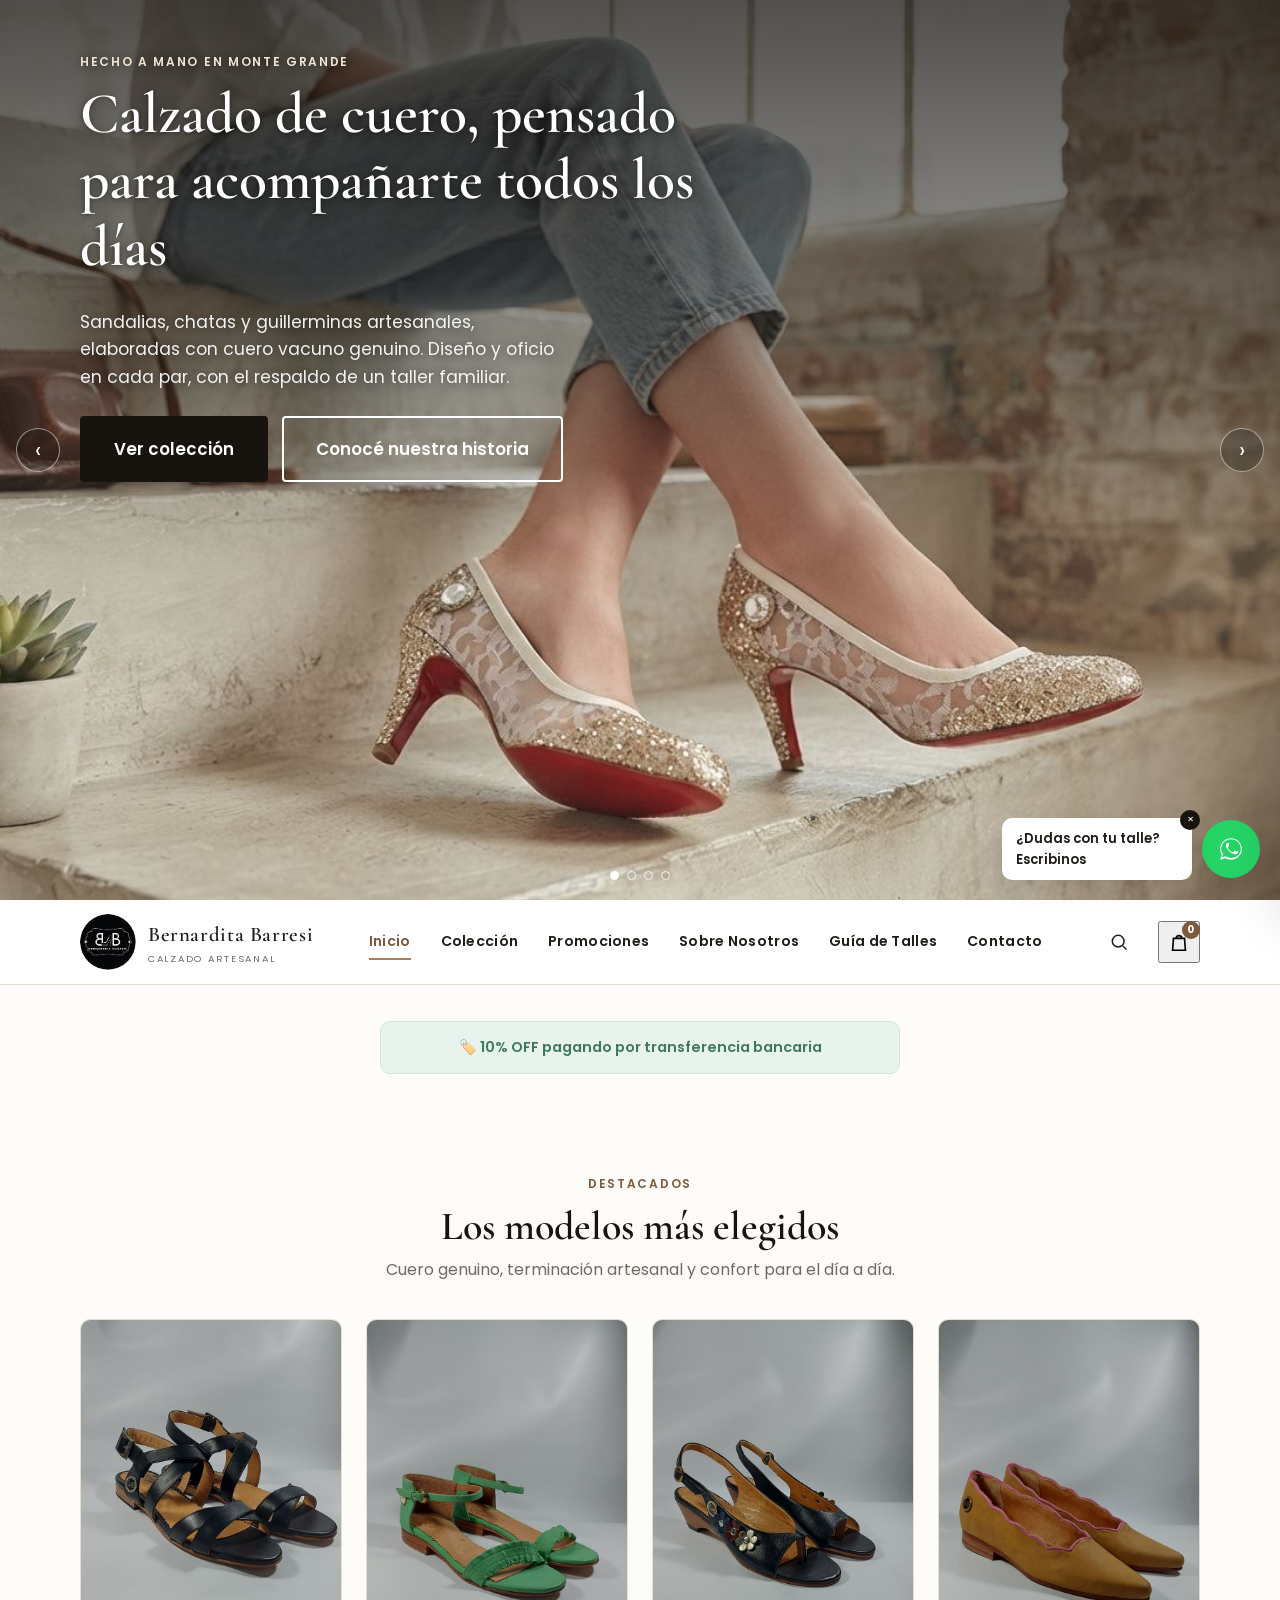
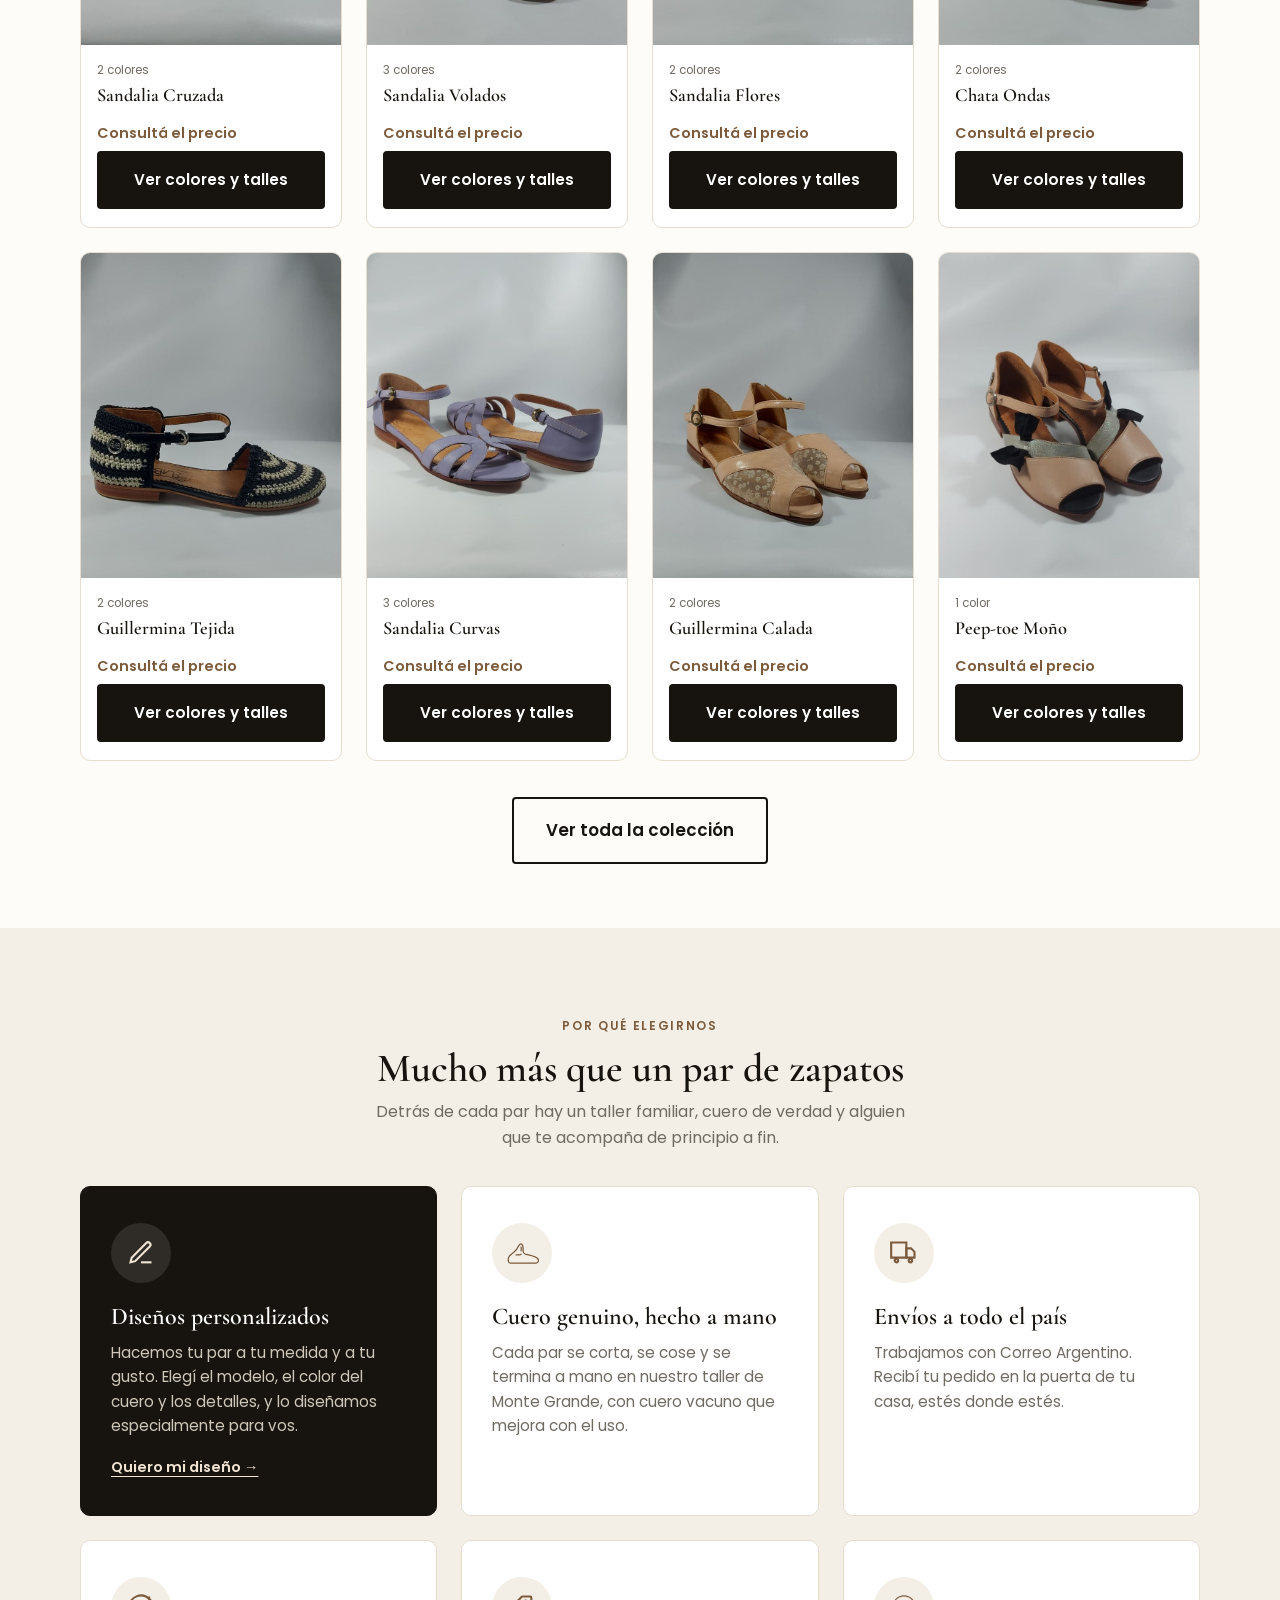
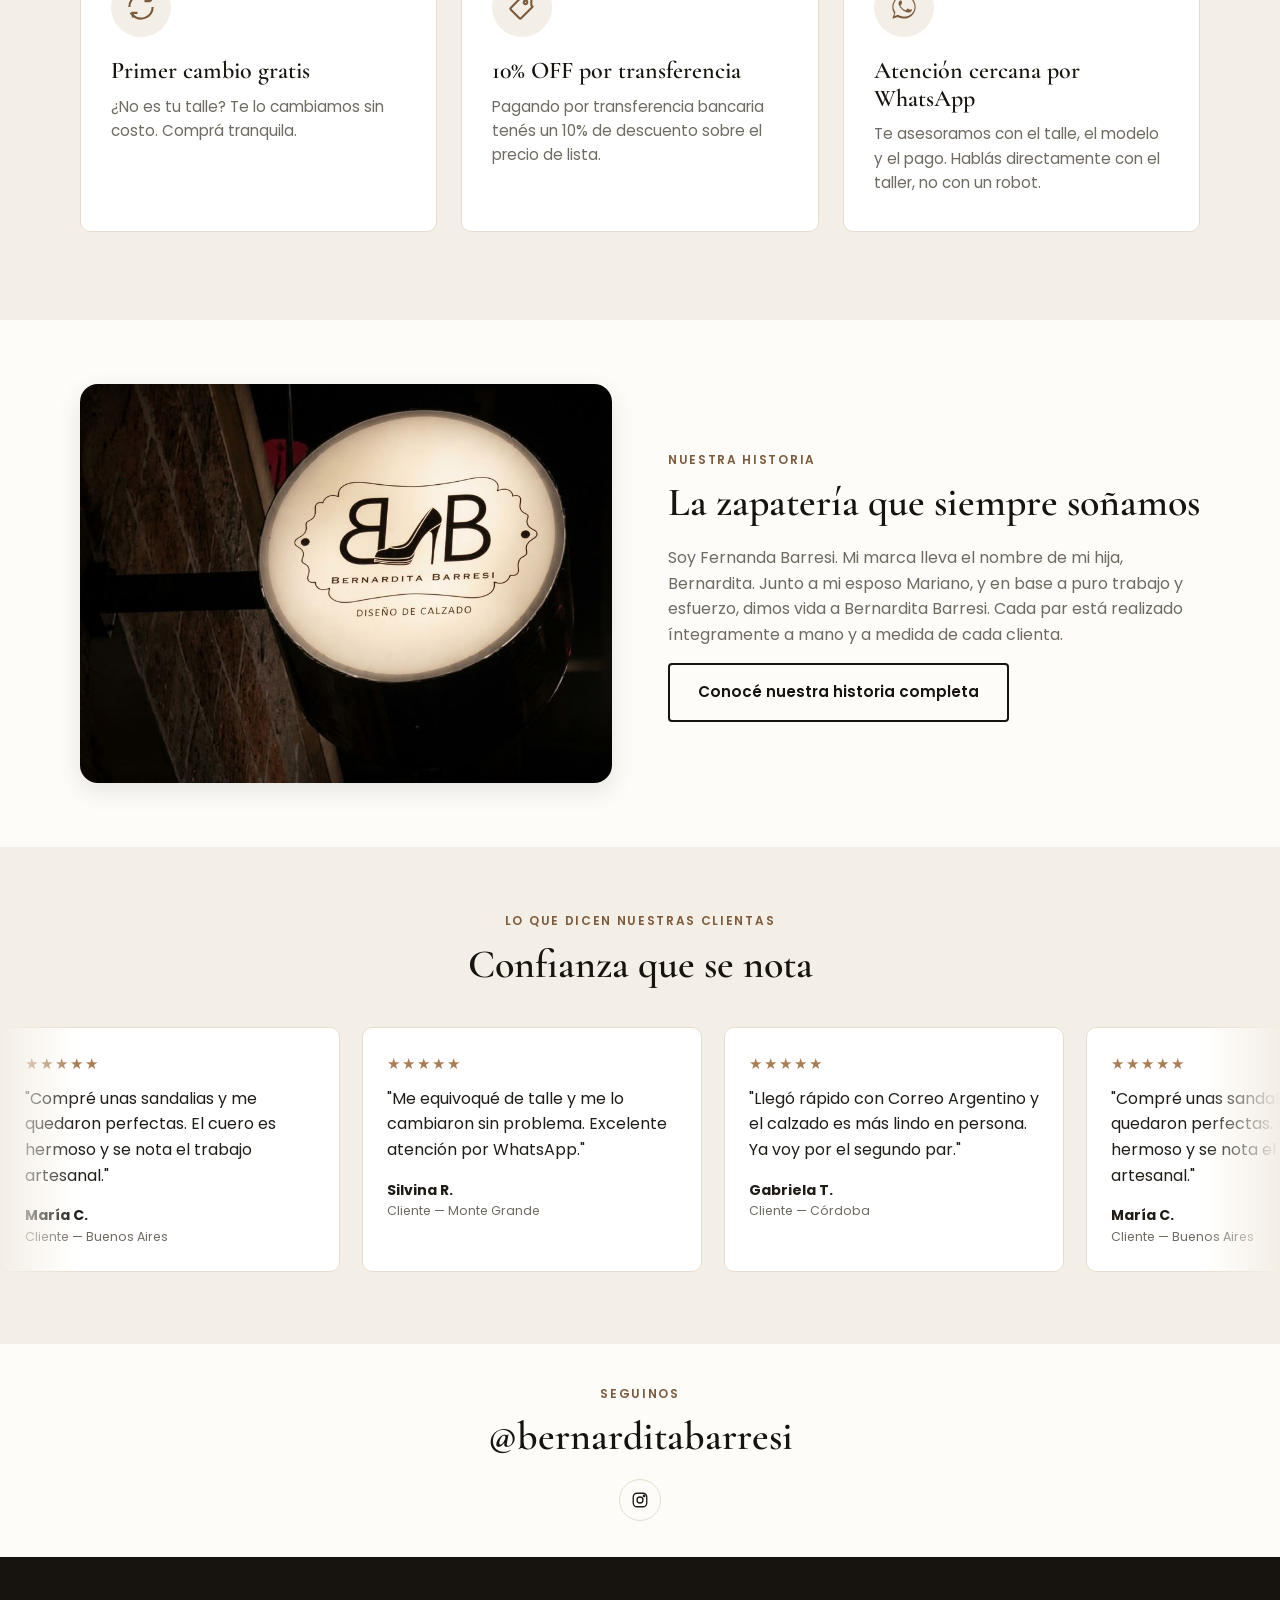
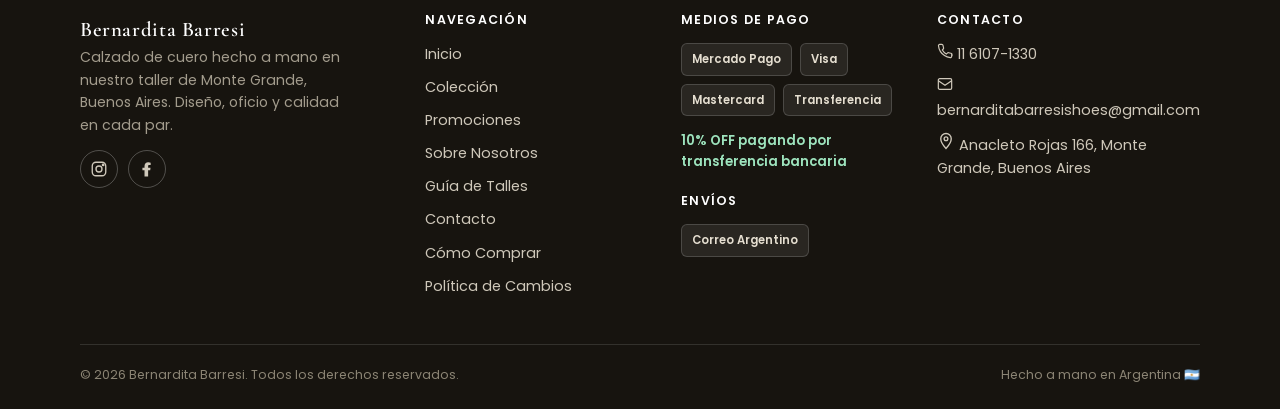
<file: index.html>
<!DOCTYPE html>
<html lang="es-AR">
<head>
<meta charset="UTF-8">
<meta name="viewport" content="width=device-width, initial-scale=1.0">
<title>Bernardita Barresi — Calzado artesanal de cuero hecho a mano</title>
<meta name="description" content="Sandalias, chatas y guillerminas de cuero genuino, hechas a mano en nuestro taller de Monte Grande. Envíos a todo el país y primer cambio gratis.">
<meta property="og:title" content="Bernardita Barresi — Calzado artesanal">
<meta property="og:description" content="Calzado de cuero hecho a mano en Monte Grande, Buenos Aires. Envíos a todo el país.">
<meta property="og:type" content="website">
<link rel="preconnect" href="https://fonts.googleapis.com">
<link href="https://fonts.googleapis.com/css2?family=Cormorant+Garamond:wght@500;600;700&family=Poppins:wght@400;500;600;700&display=swap" rel="stylesheet">
<link rel="stylesheet" href="assets/css/style.css">
</head>
<body>

<section class="hero-slider" id="hero-slider" aria-label="Presentación de la colección">
  <div class="hero-slider-track"></div>
  <div class="hero-overlay"></div>
  <div class="hero-content">
    <div class="container">
      <span class="eyebrow eyebrow-light">Hecho a mano en Monte Grande</span>
      <h1>Calzado de cuero, pensado para acompañarte todos los días</h1>
      <p>Sandalias, chatas y guillerminas artesanales, elaboradas con cuero vacuno genuino. Diseño y oficio en cada par, con el respaldo de un taller familiar.</p>
      <div class="hero-cta">
        <a href="coleccion.html" class="btn btn-primary btn-lg">Ver colección</a>
        <a href="sobre-nosotros.html" class="btn btn-outline-light btn-lg">Conocé nuestra historia</a>
      </div>
    </div>
  </div>
  <button class="hero-arrow hero-arrow-prev" aria-label="Foto anterior">‹</button>
  <button class="hero-arrow hero-arrow-next" aria-label="Foto siguiente">›</button>
  <div class="hero-dots" id="hero-dots"></div>
</section>

<div id="site-header"></div>

<main>

  <section class="section-tight">
    <div class="container">
      <div class="transfer-banner" style="max-width:520px;margin:0 auto;justify-content:center;">
        <span>🏷️ 10% OFF pagando por transferencia bancaria</span>
      </div>
    </div>
  </section>

  <section class="section">
    <div class="container">
      <span class="eyebrow" style="display:block;text-align:center;">Destacados</span>
      <h2 class="section-title" style="text-align:center;">Los modelos más elegidos</h2>
      <p class="section-subtitle">Cuero genuino, terminación artesanal y confort para el día a día.</p>
      <div class="product-grid" id="home-products"></div>
      <div style="text-align:center;margin-top:36px;">
        <a href="coleccion.html" class="btn btn-secondary btn-lg">Ver toda la colección</a>
      </div>
    </div>
  </section>

  <section class="section benefits" aria-labelledby="benefits-title">
    <div class="container">
      <span class="eyebrow" style="display:block;text-align:center;">Por qué elegirnos</span>
      <h2 class="section-title" id="benefits-title">Mucho más que un par de zapatos</h2>
      <p class="section-subtitle">Detrás de cada par hay un taller familiar, cuero de verdad y alguien que te acompaña de principio a fin.</p>
      <div class="benefits-grid">
        <div class="benefit-card benefit-card-featured">
          <span class="benefit-icon" data-icon="pen"></span>
          <h3>Diseños personalizados</h3>
          <p>Hacemos tu par a tu medida y a tu gusto. Elegí el modelo, el color del cuero y los detalles, y lo diseñamos especialmente para vos.</p>
          <a href="contacto.html" class="benefit-link">Quiero mi diseño →</a>
        </div>
        <div class="benefit-card">
          <span class="benefit-icon" data-icon="shoe"></span>
          <h3>Cuero genuino, hecho a mano</h3>
          <p>Cada par se corta, se cose y se termina a mano en nuestro taller de Monte Grande, con cuero vacuno que mejora con el uso.</p>
        </div>
        <div class="benefit-card">
          <span class="benefit-icon" data-icon="truck"></span>
          <h3>Envíos a todo el país</h3>
          <p>Trabajamos con Correo Argentino. Recibí tu pedido en la puerta de tu casa, estés donde estés.</p>
        </div>
        <div class="benefit-card">
          <span class="benefit-icon" data-icon="refresh"></span>
          <h3>Primer cambio gratis</h3>
          <p>¿No es tu talle? Te lo cambiamos sin costo. Comprá tranquila.</p>
        </div>
        <div class="benefit-card">
          <span class="benefit-icon" data-icon="tag"></span>
          <h3>10% OFF por transferencia</h3>
          <p>Pagando por transferencia bancaria tenés un 10% de descuento sobre el precio de lista.</p>
        </div>
        <div class="benefit-card">
          <span class="benefit-icon" data-icon="whatsapp"></span>
          <h3>Atención cercana por WhatsApp</h3>
          <p>Te asesoramos con el talle, el modelo y el pago. Hablás directamente con el taller, no con un robot.</p>
        </div>
      </div>
    </div>
  </section>

  <section class="section">
    <div class="container">
      <div class="split">
        <div class="split-media">
          <img class="split-photo" src="images/nosotros/cartel-local.jpg" alt="Cartel iluminado de Bernardita Barresi, diseño de calzado" width="880" height="1194" loading="lazy">
        </div>
        <div>
          <span class="eyebrow">Nuestra historia</span>
          <h2>La zapatería que siempre soñamos</h2>
          <p style="color:var(--color-text-muted);">
            Soy Fernanda Barresi. Mi marca lleva el nombre de mi hija, Bernardita. Junto a mi esposo Mariano, y en base a puro trabajo y esfuerzo, dimos vida a Bernardita Barresi. Cada par está realizado íntegramente a mano y a medida de cada clienta.
          </p>
          <a href="sobre-nosotros.html" class="btn btn-secondary">Conocé nuestra historia completa</a>
        </div>
      </div>
    </div>
  </section>

  <section class="section" style="background:var(--color-bg-alt);">
    <div class="container">
      <span class="eyebrow" style="display:block;text-align:center;">Lo que dicen nuestras clientas</span>
      <h2 class="section-title" style="text-align:center;">Confianza que se nota</h2>
      <p class="section-subtitle"><!-- TODO: reemplazar por reseñas reales de clientas --></p>
    </div>
    <div class="testimonial-marquee" aria-label="Reseñas de clientas">
      <div class="testimonial-track" id="testimonial-track"></div>
    </div>
  </section>

  <section class="section-tight">
    <div class="container" style="text-align:center;">
      <span class="eyebrow">Seguinos</span>
      <h2 style="margin-bottom:20px;"><a href="https://www.instagram.com/bernarditabarresi/" target="_blank" rel="noopener">@bernarditabarresi</a></h2>
      <div style="display:flex;justify-content:center;gap:14px;">
        <a href="https://www.instagram.com/bernarditabarresi/" target="_blank" rel="noopener" aria-label="Instagram de Bernardita Barresi" class="icon-btn social-ig" style="border:1px solid var(--color-border);border-radius:50%;"></a>
      </div>
    </div>
  </section>

</main>

<div id="wa-float" class="wa-float"></div>
<div id="site-footer"></div>

<script src="assets/js/products.js"></script>
<script src="assets/js/pixel.js"></script>
<script src="assets/js/ui.js"></script>
<script src="assets/js/cart.js"></script>
<script src="assets/js/layout.js"></script>
<script src="assets/js/hero.js"></script>
<script>
  renderHeader("inicio");
  renderFooter();
  initHeroSlider();

  document.querySelectorAll(".benefit-icon[data-icon]").forEach((el) => {
    el.innerHTML = ICONS[el.dataset.icon] || "";
  });
  document.querySelector(".social-ig").innerHTML = ICONS.instagram;

  /* Reseñas: para sumar una, agregá un objeto a esta lista (rating de 1 a 5).
     TODO: reemplazar por reseñas reales de clientas. */
  const TESTIMONIALS = [
    { rating: 5, text: "Compré unas sandalias y me quedaron perfectas. El cuero es hermoso y se nota el trabajo artesanal.", name: "María C.", place: "Buenos Aires" },
    { rating: 5, text: "Me equivoqué de talle y me lo cambiaron sin problema. Excelente atención por WhatsApp.", name: "Silvina R.", place: "Monte Grande" },
    { rating: 5, text: "Llegó rápido con Correo Argentino y el calzado es más lindo en persona. Ya voy por el segundo par.", name: "Gabriela T.", place: "Córdoba" },
  ];
  const track = document.getElementById("testimonial-track");
  const cards = TESTIMONIALS.map((t) => `
    <div class="testimonial-card">
      <div class="stars" aria-label="${t.rating} de 5 estrellas">${"★".repeat(t.rating)}<span class="stars-off">${"★".repeat(5 - t.rating)}</span></div>
      <p>"${t.text}"</p>
      <div class="testimonial-name">${t.name}</div>
      <div class="testimonial-role">Cliente — ${t.place}</div>
    </div>`).join("");
  // La tira se repite hasta cubrir pantallas anchas y después se duplica,
  // así el movimiento es un loop continuo sin huecos.
  const set = cards.repeat(Math.max(1, Math.ceil(6 / TESTIMONIALS.length)));
  track.innerHTML = cards + set.slice(cards.length).replace(/class="testimonial-card"/g, 'class="testimonial-card" aria-hidden="true"')
    + set.replace(/class="testimonial-card"/g, 'class="testimonial-card" aria-hidden="true"');

  const homeGrid = document.getElementById("home-products");
  homeGrid.innerHTML = PRODUCTS.slice(0, 8).map(productCardHTML).join("");
</script>
</body>
</html>
</file>
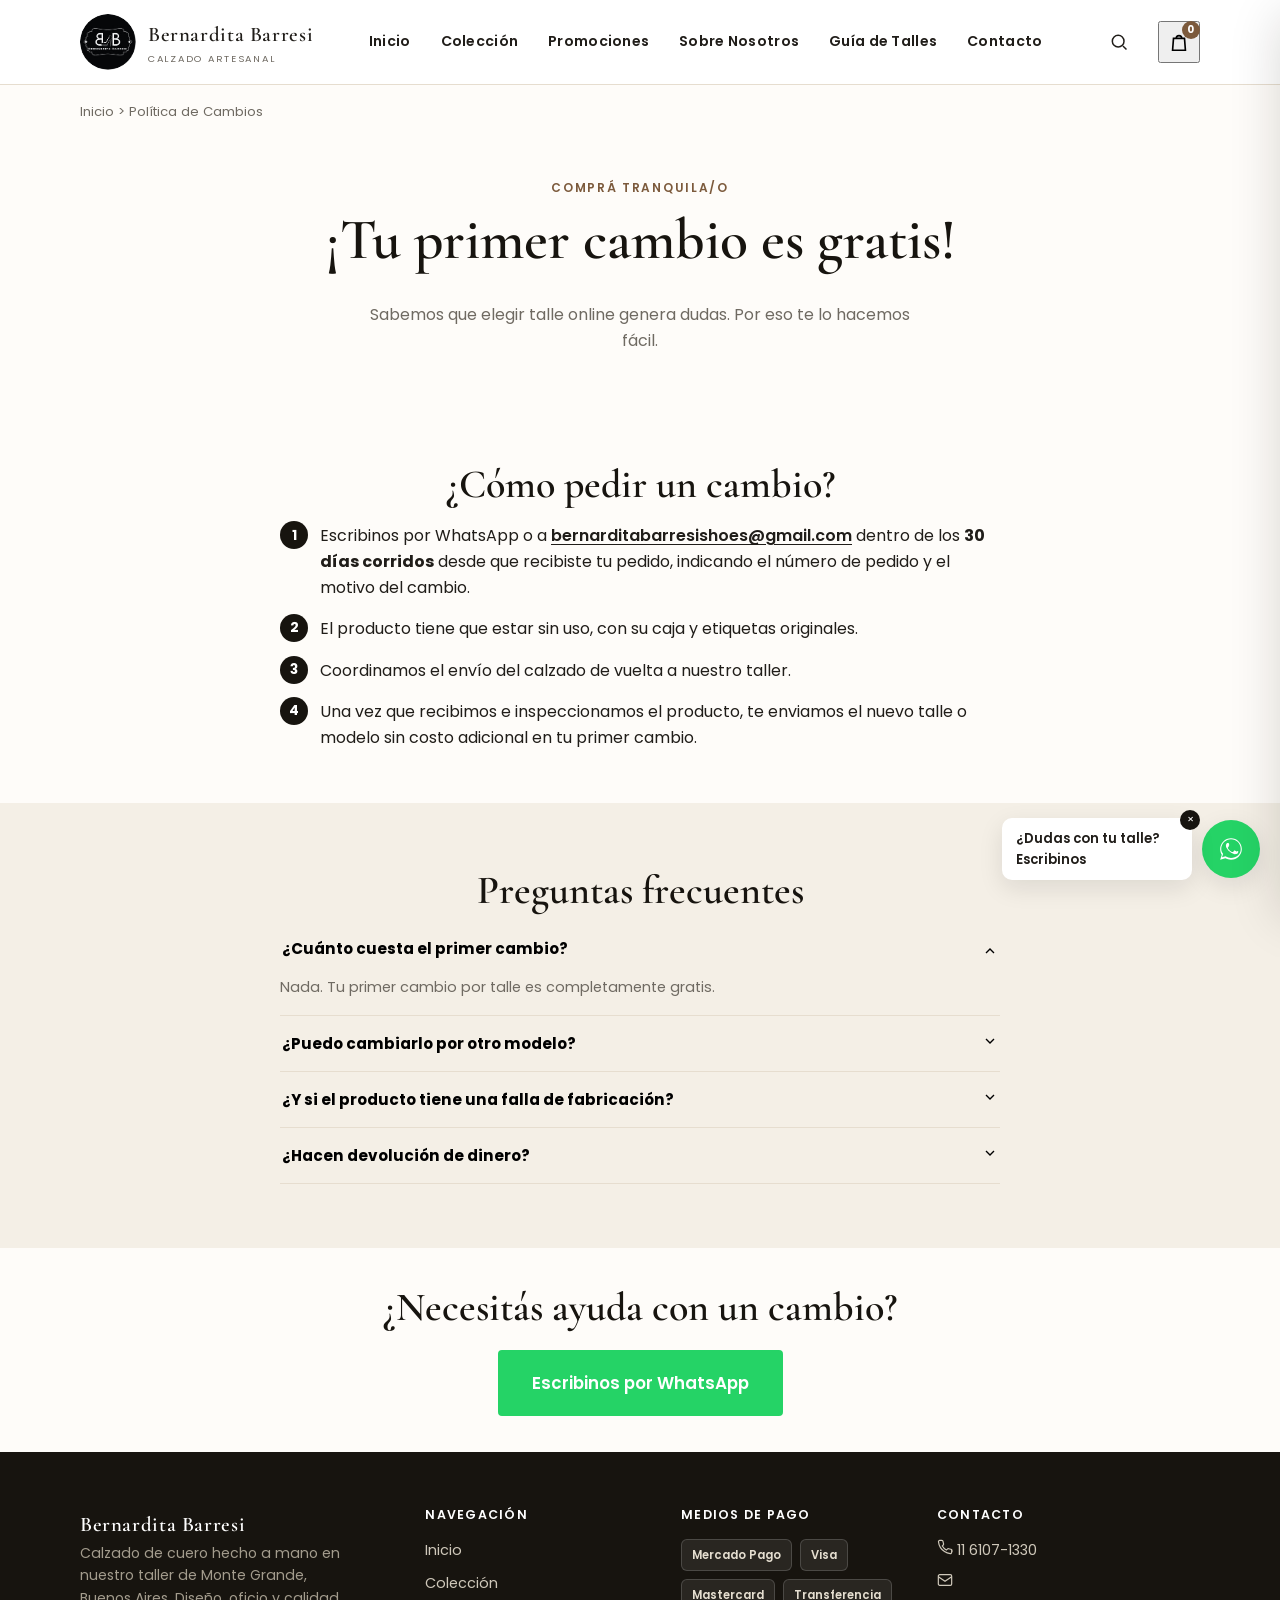
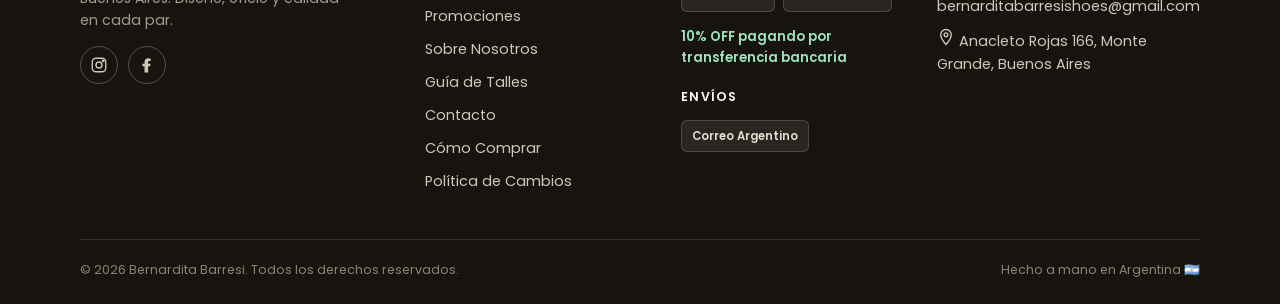
<file: cambios.html>
<!DOCTYPE html>
<html lang="es-AR">
<head>
<meta charset="UTF-8">
<meta name="viewport" content="width=device-width, initial-scale=1.0">
<title>Política de Cambios y Devoluciones — Bernardita Barresi</title>
<meta name="description" content="Tu primer cambio es gratis. Conocé cómo funciona la política de cambios y devoluciones de Bernardita Barresi.">
<link rel="preconnect" href="https://fonts.googleapis.com">
<link href="https://fonts.googleapis.com/css2?family=Cormorant+Garamond:wght@500;600;700&family=Poppins:wght@400;500;600;700&display=swap" rel="stylesheet">
<link rel="stylesheet" href="assets/css/style.css">
</head>
<body>

<div id="site-header"></div>

<main>
  <div class="container">
    <nav class="breadcrumb"><a href="index.html">Inicio</a> &gt; Política de Cambios</nav>
  </div>

  <section class="section-tight">
    <div class="container" style="text-align:center;">
      <span class="eyebrow">Comprá tranquila/o</span>
      <h1>¡Tu primer cambio es gratis!</h1>
      <p class="section-subtitle">Sabemos que elegir talle online genera dudas. Por eso te lo hacemos fácil.</p>
    </div>
  </section>

  <section class="section-tight">
    <div class="container" style="max-width:760px;">
      <h2 class="section-title" style="text-align:center;">¿Cómo pedir un cambio?</h2>
      <ol class="steps-list">
        <li>Escribinos por WhatsApp o a <a href="mailto:bernarditabarresishoes@gmail.com" class="link-underline">bernarditabarresishoes@gmail.com</a> dentro de los <strong>30 días corridos</strong> desde que recibiste tu pedido, indicando el número de pedido y el motivo del cambio.</li>
        <li>El producto tiene que estar sin uso, con su caja y etiquetas originales.</li>
        <li>Coordinamos el envío del calzado de vuelta a nuestro taller. <!-- TODO: confirmar quién paga el envío del cambio (cliente o la marca) y completar aquí --></li>
        <li>Una vez que recibimos e inspeccionamos el producto, te enviamos el nuevo talle o modelo sin costo adicional en tu primer cambio.</li>
      </ol>
    </div>
  </section>

  <section class="section" style="background:var(--color-bg-alt);">
    <div class="container" style="max-width:760px;">
      <h2 class="section-title" style="text-align:center;">Preguntas frecuentes</h2>
      <div id="faq"></div>
    </div>
  </section>

  <section class="section-tight">
    <div class="container" style="text-align:center;">
      <h2>¿Necesitás ayuda con un cambio?</h2>
      <a id="cta-wa" class="btn btn-whatsapp btn-lg" target="_blank" rel="noopener">Escribinos por WhatsApp</a>
    </div>
  </section>
</main>

<div id="wa-float" class="wa-float"></div>
<div id="site-footer"></div>

<script src="assets/js/products.js"></script>
<script src="assets/js/pixel.js"></script>
<script src="assets/js/ui.js"></script>
<script src="assets/js/cart.js"></script>
<script src="assets/js/layout.js"></script>
<script>
  renderHeader("como-comprar");
  renderFooter();
  document.getElementById("cta-wa").href = `https://wa.me/${WHATSAPP_NUMBER}?text=${encodeURIComponent("Hola! Necesito ayuda con un cambio 🙋")}`;

  const FAQ = [
    { q: "¿Cuánto cuesta el primer cambio?", a: "Nada. Tu primer cambio por talle es completamente gratis." },
    { q: "¿Puedo cambiarlo por otro modelo?", a: "Sí, siempre que esté sin uso y con etiquetas. Si hay diferencia de precio, se coordina por WhatsApp." },
    { q: "¿Y si el producto tiene una falla de fabricación?", a: "En ese caso cubrimos el costo del envío de cambio y devolución. Escribinos con fotos del producto para agilizar el proceso." },
    { q: "¿Hacen devolución de dinero?", a: "Priorizamos el cambio por talle o modelo. Ante casos puntuales, escribinos y lo evaluamos juntos. <!-- TODO: confirmar política real de reembolso -->" },
  ];

  document.getElementById("faq").innerHTML = FAQ.map(
    (item, i) => `
    <div class="accordion-item faq-item" data-open="${i === 0}">
      <button class="accordion-trigger">${item.q} <span class="chevron"><svg width="16" height="16" viewBox="0 0 24 24" fill="none" stroke="currentColor" stroke-width="2"><path d="m6 9 6 6 6-6"/></svg></span></button>
      <div class="accordion-panel" style="${i === 0 ? "max-height:200px;" : ""}">
        <div class="accordion-panel-inner">${item.a}</div>
      </div>
    </div>`
  ).join("");

  document.querySelectorAll(".accordion-trigger").forEach((btn) => {
    btn.addEventListener("click", () => {
      const item = btn.closest(".accordion-item");
      const panel = item.querySelector(".accordion-panel");
      const isOpen = item.getAttribute("data-open") === "true";
      item.setAttribute("data-open", isOpen ? "false" : "true");
      panel.style.maxHeight = isOpen ? "0px" : panel.scrollHeight + "px";
    });
  });
</script>
</body>
</html>
</file>
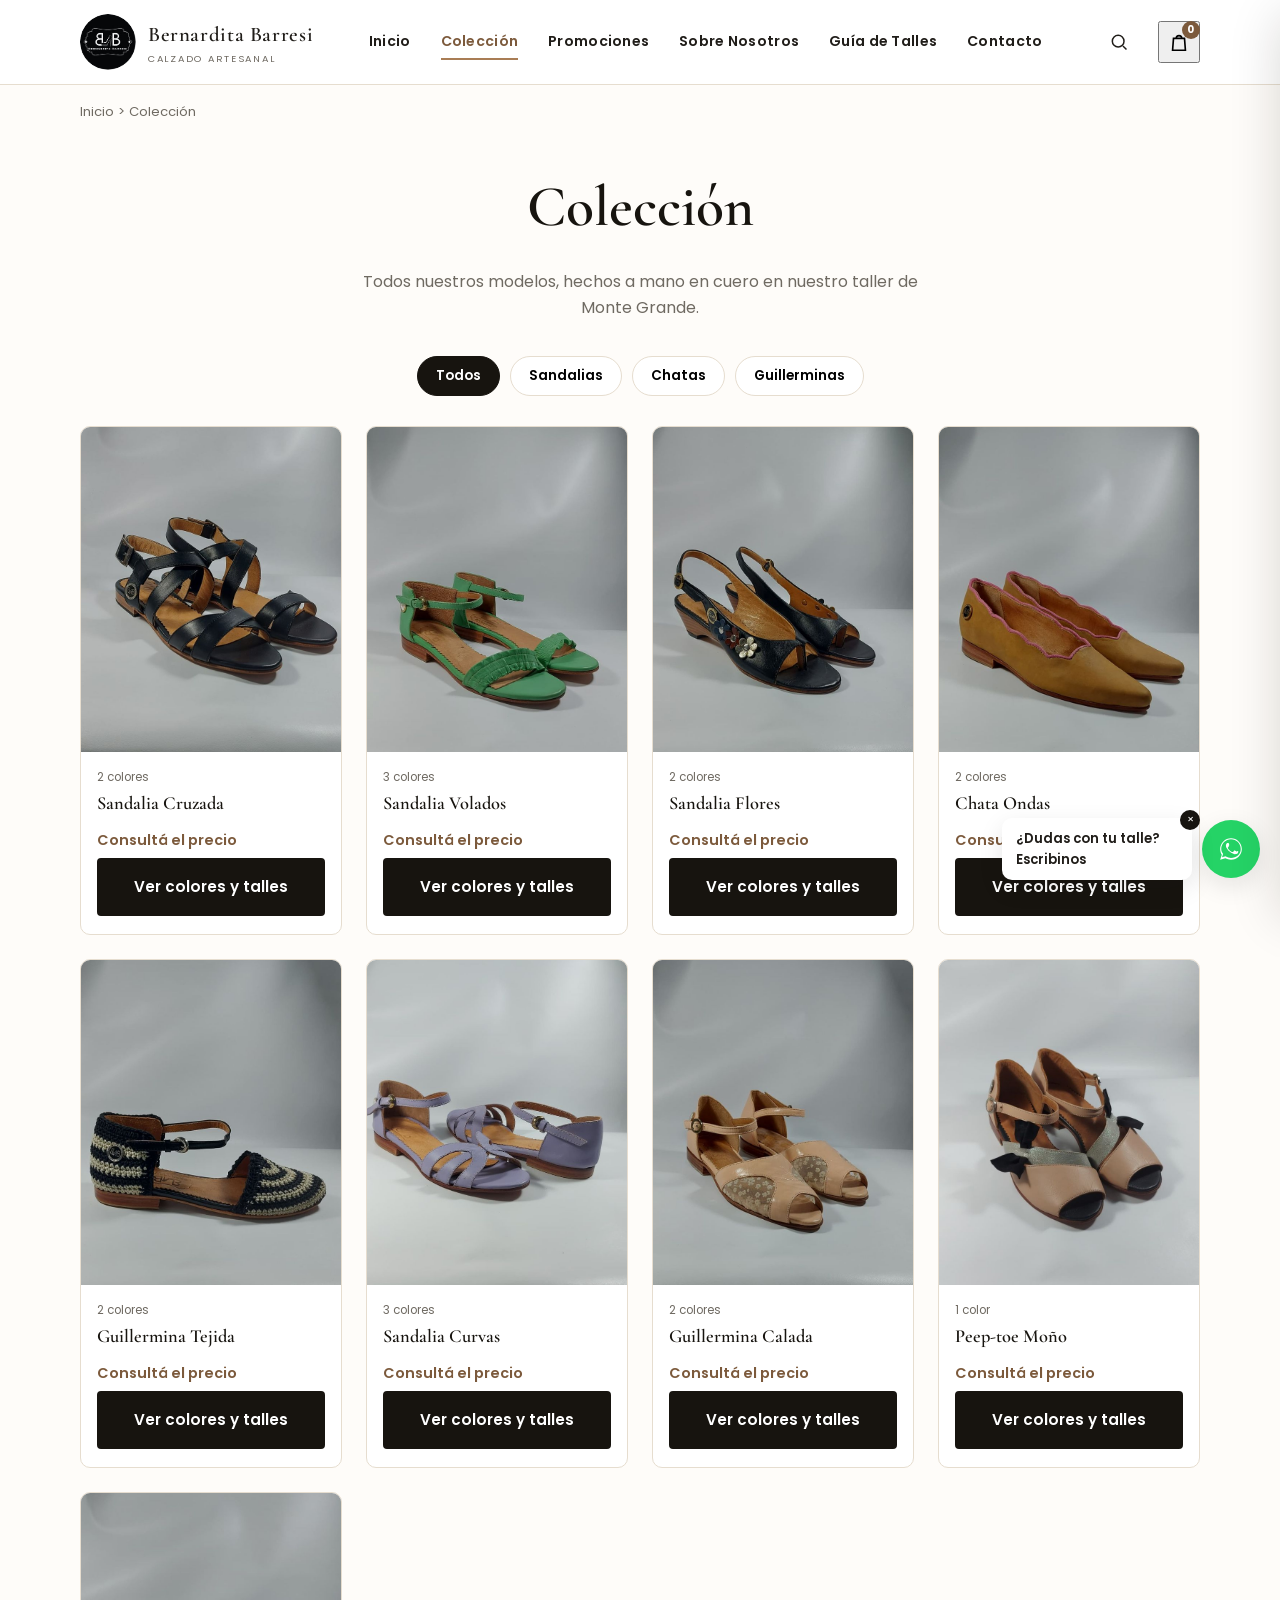
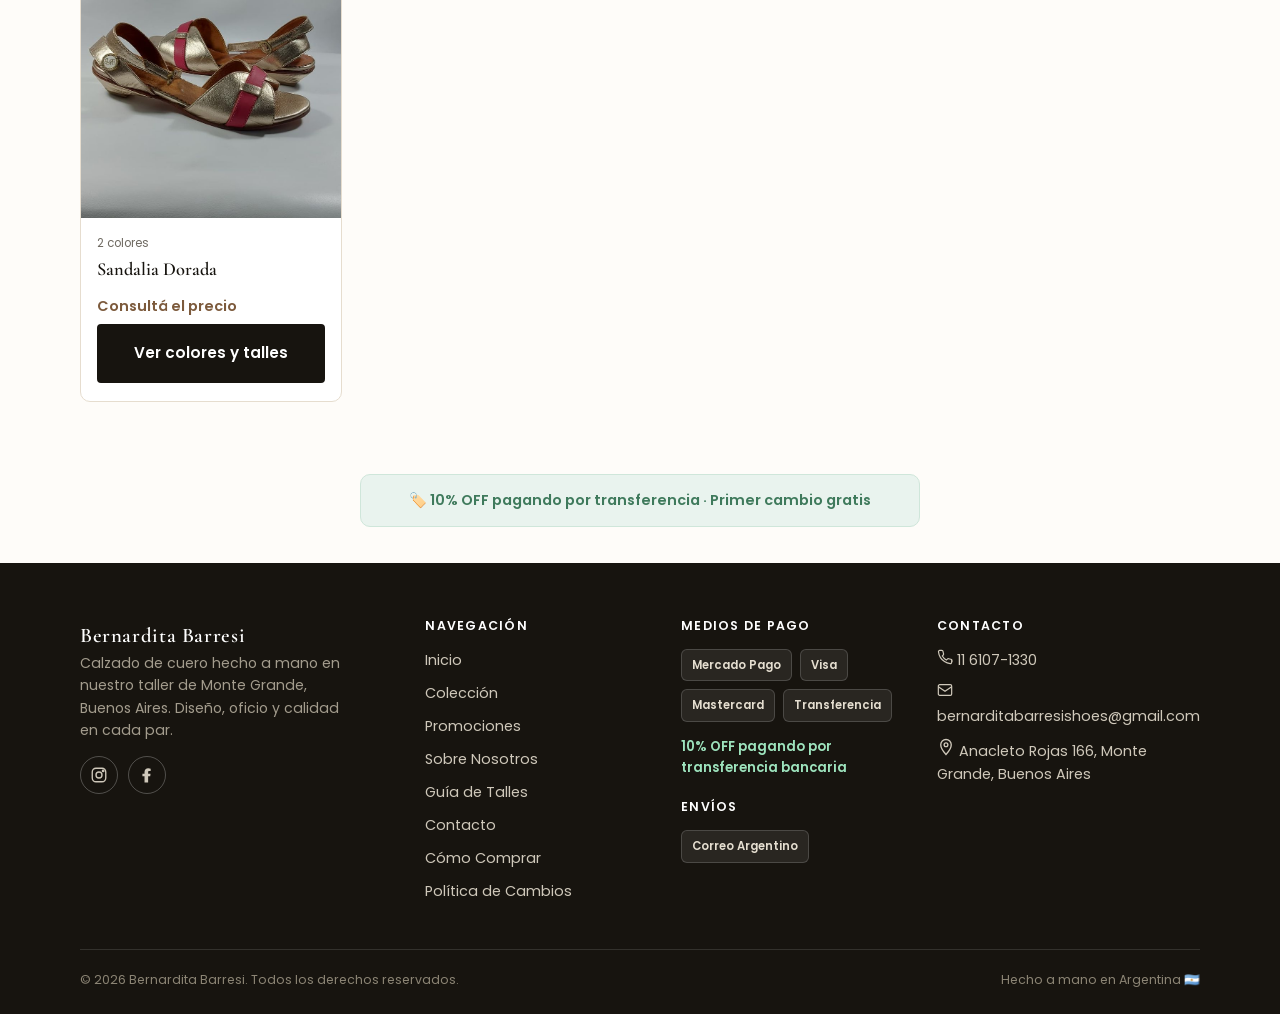
<file: coleccion.html>
<!DOCTYPE html>
<html lang="es-AR">
<head>
<meta charset="UTF-8">
<meta name="viewport" content="width=device-width, initial-scale=1.0">
<title>Colección — Bernardita Barresi</title>
<meta name="description" content="La colección completa de Bernardita Barresi: sandalias, chatas y guillerminas de cuero hechas a mano. Envíos a todo el país.">
<link rel="preconnect" href="https://fonts.googleapis.com">
<link href="https://fonts.googleapis.com/css2?family=Cormorant+Garamond:wght@500;600;700&family=Poppins:wght@400;500;600;700&display=swap" rel="stylesheet">
<link rel="stylesheet" href="assets/css/style.css">
</head>
<body>

<div id="site-header"></div>

<main>
  <div class="container">
    <nav class="breadcrumb"><a href="index.html">Inicio</a> &gt; Colección</nav>
  </div>

  <section class="section-tight">
    <div class="container">
      <h1 style="text-align:center;">Colección</h1>
      <p class="section-subtitle">Todos nuestros modelos, hechos a mano en cuero en nuestro taller de Monte Grande.</p>
      <div class="filter-bar" id="category-nav" role="group" aria-label="Filtrar por categoría" style="justify-content:center;"></div>
      <div class="product-grid" id="collection-grid"></div>
    </div>
  </section>

  <section class="section-tight">
    <div class="container">
      <div class="transfer-banner" style="max-width:560px;margin:0 auto;justify-content:center;">
        🏷️ 10% OFF pagando por transferencia · Primer cambio gratis
      </div>
    </div>
  </section>
</main>

<div id="wa-float" class="wa-float"></div>
<div id="site-footer"></div>

<script src="assets/js/products.js"></script>
<script src="assets/js/pixel.js"></script>
<script src="assets/js/ui.js"></script>
<script src="assets/js/cart.js"></script>
<script src="assets/js/layout.js"></script>
<script>
  renderHeader("coleccion");
  renderFooter();

  // Todos los modelos juntos; si se elige una categoría (o se entra con
  // coleccion.html#sandalias, por ejemplo) se muestra solo esa.
  const cats = categoriesWithProducts();
  const nav = document.getElementById("category-nav");
  nav.innerHTML = [{ key: "", label: "Todos" }, ...cats]
    .map((cat) => `<button class="chip" data-cat="${cat.key}" aria-pressed="false">${cat.label}</button>`)
    .join("");

  function showCategory(key) {
    if (!cats.some((c) => c.key === key)) key = "";
    const list = key ? PRODUCTS.filter((p) => p.category === key) : PRODUCTS;
    document.getElementById("collection-grid").innerHTML = list.map(productCardHTML).join("");
    nav.querySelectorAll(".chip").forEach((b) => b.setAttribute("aria-pressed", String(b.dataset.cat === key)));
  }

  nav.addEventListener("click", (e) => {
    const btn = e.target.closest(".chip");
    if (!btn) return;
    history.replaceState(null, "", btn.dataset.cat ? `#${btn.dataset.cat}` : location.pathname);
    showCategory(btn.dataset.cat);
  });
  window.addEventListener("hashchange", () => showCategory(location.hash.slice(1)));
  showCategory(location.hash.slice(1));
</script>
</body>
</html>
</file>
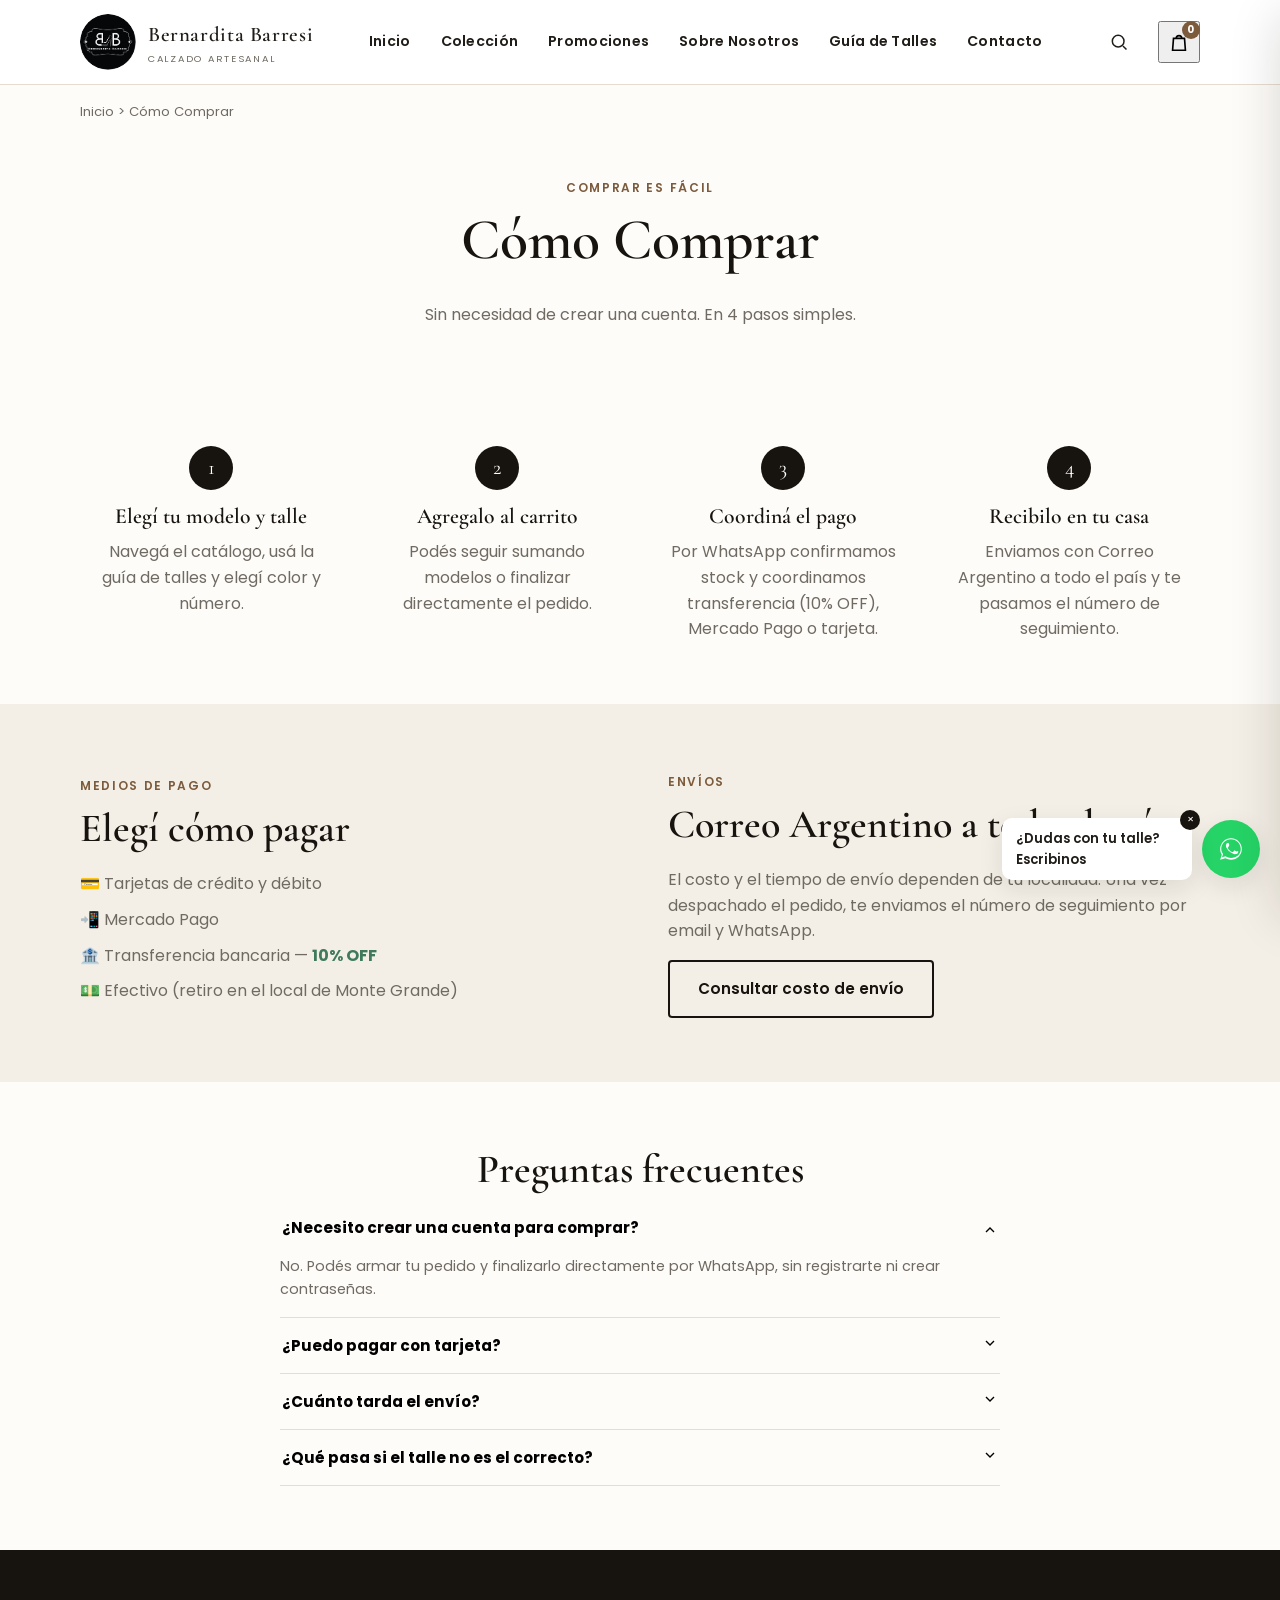
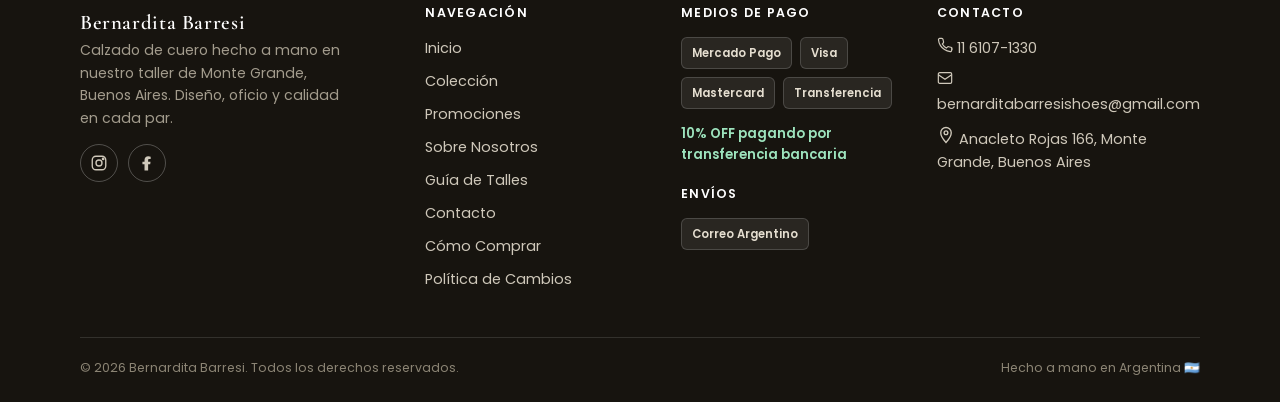
<file: como-comprar.html>
<!DOCTYPE html>
<html lang="es-AR">
<head>
<meta charset="UTF-8">
<meta name="viewport" content="width=device-width, initial-scale=1.0">
<title>Cómo Comprar — Bernardita Barresi</title>
<meta name="description" content="Guía paso a paso para comprar en Bernardita Barresi: elegí tu modelo, coordiná el pago y recibí tu calzado en casa.">
<link rel="preconnect" href="https://fonts.googleapis.com">
<link href="https://fonts.googleapis.com/css2?family=Cormorant+Garamond:wght@500;600;700&family=Poppins:wght@400;500;600;700&display=swap" rel="stylesheet">
<link rel="stylesheet" href="assets/css/style.css">
</head>
<body>

<div id="site-header"></div>

<main>
  <div class="container">
    <nav class="breadcrumb"><a href="index.html">Inicio</a> &gt; Cómo Comprar</nav>
  </div>

  <section class="section-tight">
    <div class="container" style="text-align:center;">
      <span class="eyebrow">Comprar es fácil</span>
      <h1>Cómo Comprar</h1>
      <p class="section-subtitle">Sin necesidad de crear una cuenta. En 4 pasos simples.</p>
    </div>
  </section>

  <section class="section-tight">
    <div class="container">
      <div class="steps-grid">
        <div class="step-card">
          <div class="step-num">1</div>
          <h3>Elegí tu modelo y talle</h3>
          <p style="color:var(--color-text-muted);">Navegá el catálogo, usá la guía de talles y elegí color y número.</p>
        </div>
        <div class="step-card">
          <div class="step-num">2</div>
          <h3>Agregalo al carrito</h3>
          <p style="color:var(--color-text-muted);">Podés seguir sumando modelos o finalizar directamente el pedido.</p>
        </div>
        <div class="step-card">
          <div class="step-num">3</div>
          <h3>Coordiná el pago</h3>
          <p style="color:var(--color-text-muted);">Por WhatsApp confirmamos stock y coordinamos transferencia (10% OFF), Mercado Pago o tarjeta.</p>
        </div>
        <div class="step-card">
          <div class="step-num">4</div>
          <h3>Recibilo en tu casa</h3>
          <p style="color:var(--color-text-muted);">Enviamos con Correo Argentino a todo el país y te pasamos el número de seguimiento.</p>
        </div>
      </div>
    </div>
  </section>

  <section class="section" style="background:var(--color-bg-alt);">
    <div class="container">
      <div class="split">
        <div>
          <span class="eyebrow">Medios de pago</span>
          <h2>Elegí cómo pagar</h2>
          <ul style="color:var(--color-text-muted);">
            <li style="margin-bottom:10px;">💳 Tarjetas de crédito y débito</li>
            <li style="margin-bottom:10px;">📲 Mercado Pago</li>
            <li style="margin-bottom:10px;">🏦 Transferencia bancaria — <strong style="color:var(--color-success);">10% OFF</strong></li>
            <li style="margin-bottom:10px;">💵 Efectivo (retiro en el local de Monte Grande)</li>
          </ul>
        </div>
        <div>
          <span class="eyebrow">Envíos</span>
          <h2>Correo Argentino a todo el país</h2>
          <p style="color:var(--color-text-muted);">El costo y el tiempo de envío dependen de tu localidad. Una vez despachado el pedido, te enviamos el número de seguimiento por email y WhatsApp.</p>
          <a href="contacto.html" class="btn btn-secondary">Consultar costo de envío</a>
        </div>
      </div>
    </div>
  </section>

  <section class="section">
    <div class="container" style="max-width:760px;">
      <h2 class="section-title" style="text-align:center;">Preguntas frecuentes</h2>
      <div id="faq"></div>
    </div>
  </section>
</main>

<div id="wa-float" class="wa-float"></div>
<div id="site-footer"></div>

<script src="assets/js/products.js"></script>
<script src="assets/js/pixel.js"></script>
<script src="assets/js/ui.js"></script>
<script src="assets/js/cart.js"></script>
<script src="assets/js/layout.js"></script>
<script>
  renderHeader("como-comprar");
  renderFooter();

  const FAQ = [
    { q: "¿Necesito crear una cuenta para comprar?", a: "No. Podés armar tu pedido y finalizarlo directamente por WhatsApp, sin registrarte ni crear contraseñas." },
    { q: "¿Puedo pagar con tarjeta?", a: "Sí, aceptamos tarjetas de crédito y débito a través de Mercado Pago, además de transferencia bancaria (con 10% OFF) y efectivo en el local." },
    { q: "¿Cuánto tarda el envío?", a: "Depende de tu localidad. En general, Correo Argentino entrega entre 3 y 8 días hábiles una vez despachado el pedido." },
    { q: "¿Qué pasa si el talle no es el correcto?", a: "Tu primer cambio es gratis. Podés ver el detalle en nuestra Política de Cambios." },
  ];

  document.getElementById("faq").innerHTML = FAQ.map(
    (item, i) => `
    <div class="accordion-item faq-item" data-open="${i === 0}">
      <button class="accordion-trigger">${item.q} <span class="chevron"><svg width="16" height="16" viewBox="0 0 24 24" fill="none" stroke="currentColor" stroke-width="2"><path d="m6 9 6 6 6-6"/></svg></span></button>
      <div class="accordion-panel" style="${i === 0 ? "max-height:200px;" : ""}">
        <div class="accordion-panel-inner">${item.a}</div>
      </div>
    </div>`
  ).join("");

  document.querySelectorAll(".accordion-trigger").forEach((btn) => {
    btn.addEventListener("click", () => {
      const item = btn.closest(".accordion-item");
      const panel = item.querySelector(".accordion-panel");
      const isOpen = item.getAttribute("data-open") === "true";
      item.setAttribute("data-open", isOpen ? "false" : "true");
      panel.style.maxHeight = isOpen ? "0px" : panel.scrollHeight + "px";
    });
  });
</script>
</body>
</html>
</file>
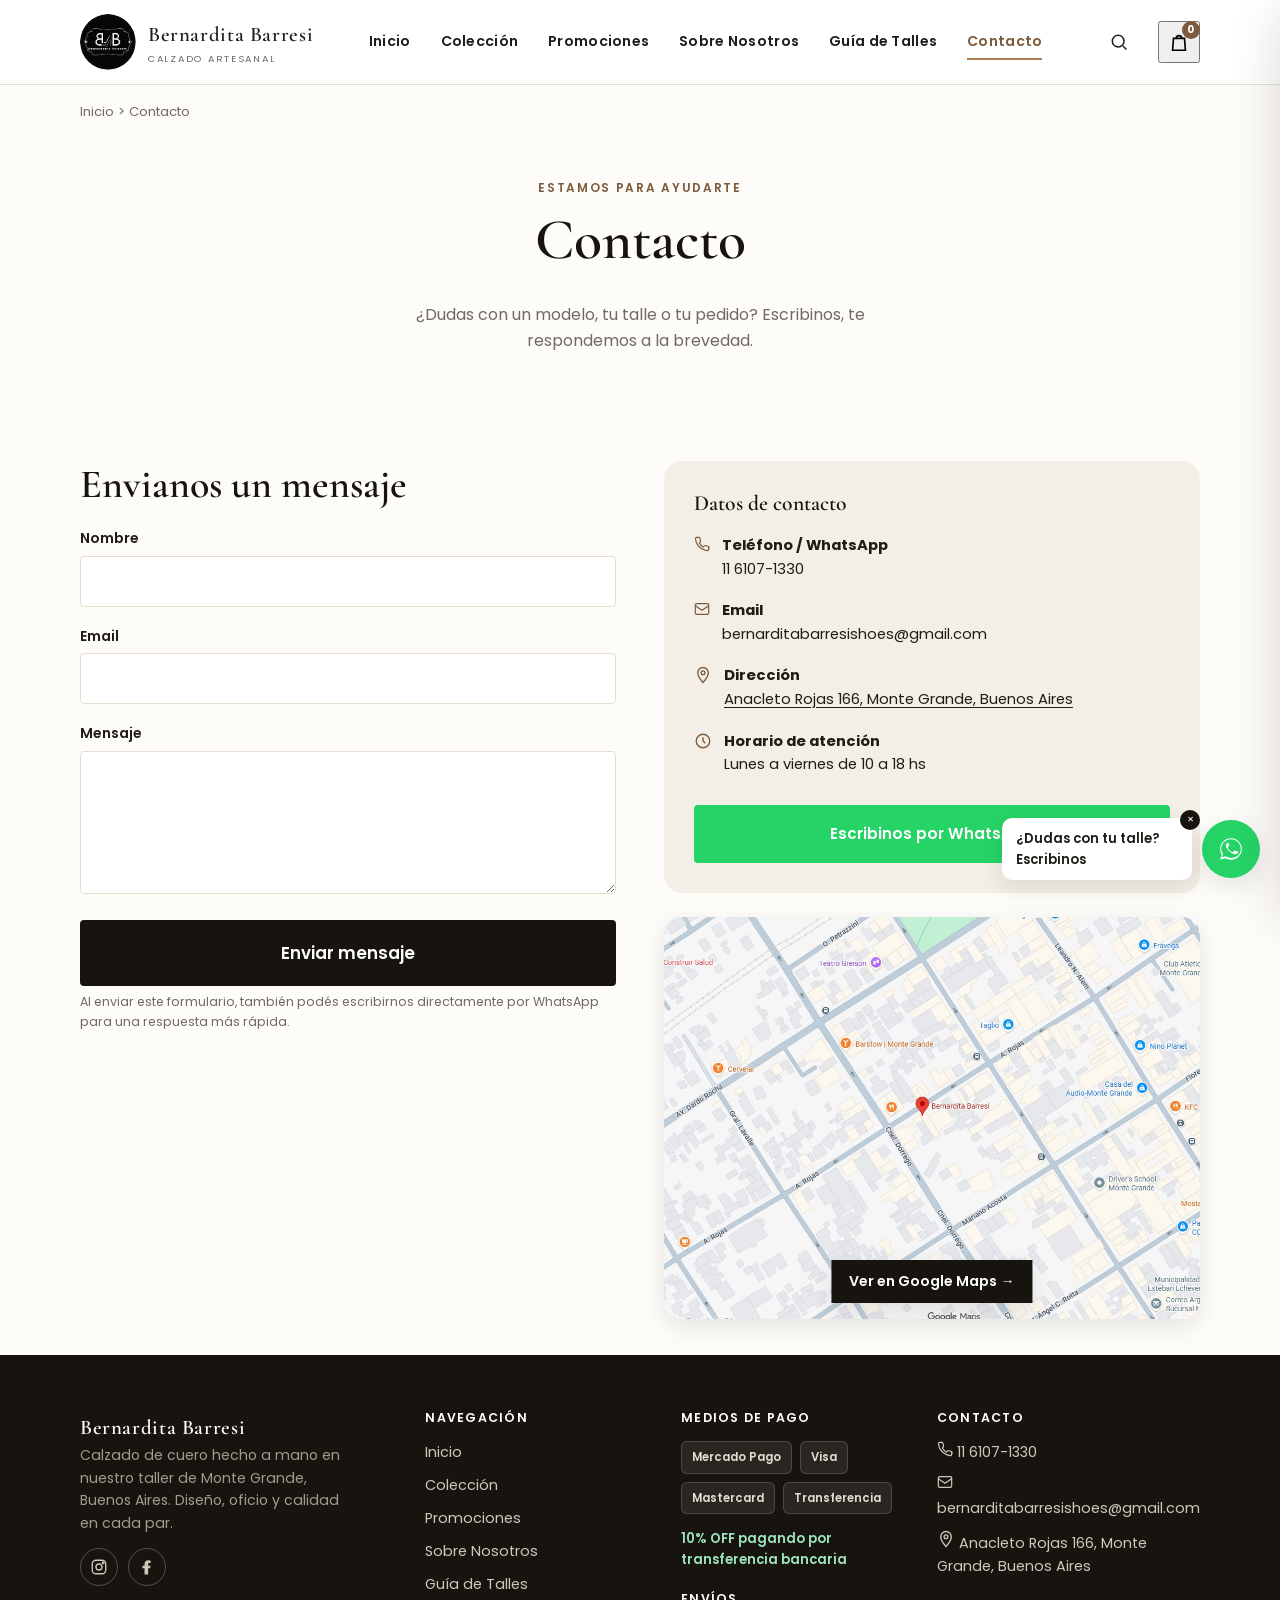
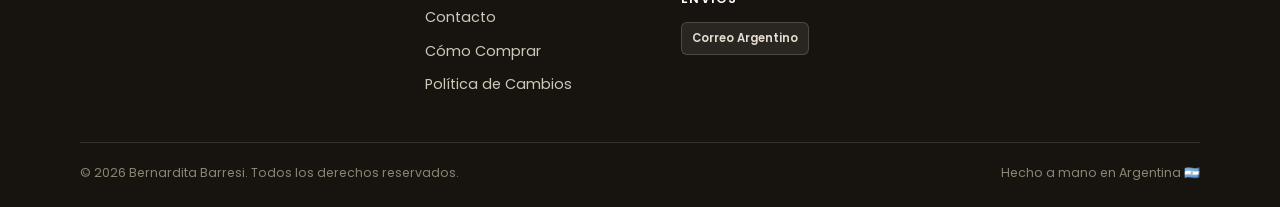
<file: contacto.html>
<!DOCTYPE html>
<html lang="es-AR">
<head>
<meta charset="UTF-8">
<meta name="viewport" content="width=device-width, initial-scale=1.0">
<title>Contacto — Bernardita Barresi</title>
<meta name="description" content="Escribinos por WhatsApp, email o completá el formulario. Estamos en Monte Grande, Buenos Aires.">
<link rel="preconnect" href="https://fonts.googleapis.com">
<link href="https://fonts.googleapis.com/css2?family=Cormorant+Garamond:wght@500;600;700&family=Poppins:wght@400;500;600;700&display=swap" rel="stylesheet">
<link rel="stylesheet" href="assets/css/style.css">
</head>
<body>

<div id="site-header"></div>

<main>
  <div class="container">
    <nav class="breadcrumb"><a href="index.html">Inicio</a> &gt; Contacto</nav>
  </div>

  <section class="section-tight">
    <div class="container" style="text-align:center;">
      <span class="eyebrow">Estamos para ayudarte</span>
      <h1>Contacto</h1>
      <p class="section-subtitle">¿Dudas con un modelo, tu talle o tu pedido? Escribinos, te respondemos a la brevedad.</p>
    </div>
  </section>

  <section class="section-tight">
    <div class="container contact-grid">
      <div>
        <h2>Envianos un mensaje</h2>
        <!-- TODO: conectar este formulario a un servicio real (Formspree, EmailJS, backend propio) para que los mensajes lleguen por email sin pasar a spam -->
        <form id="contact-form">
          <div class="form-group">
            <label for="name">Nombre</label>
            <input type="text" id="name" name="name" required>
          </div>
          <div class="form-group">
            <label for="email">Email</label>
            <input type="email" id="email" name="email" required>
          </div>
          <div class="form-group">
            <label for="message">Mensaje</label>
            <textarea id="message" name="message" rows="5" required></textarea>
          </div>
          <button type="submit" class="btn btn-primary btn-lg btn-block">Enviar mensaje</button>
          <p class="form-note">Al enviar este formulario, también podés escribirnos directamente por WhatsApp para una respuesta más rápida.</p>
        </form>
      </div>

      <div>
        <div class="contact-info-card">
          <h3 style="margin-bottom:18px;">Datos de contacto</h3>
          <ul>
            <li><span><strong>Teléfono / WhatsApp</strong><br>11 6107-1330</span></li>
            <li><span><strong>Email</strong><br>bernarditabarresishoes@gmail.com</span></li>
            <li><span><strong>Dirección</strong><br><a href="https://www.google.com/maps/search/?api=1&amp;query=Bernardita+Barresi%2C+Anacleto+Rojas+166%2C+Monte+Grande%2C+Buenos+Aires" target="_blank" rel="noopener" class="link-underline" style="font-weight:400;">Anacleto Rojas 166, Monte Grande, Buenos Aires</a></span></li>
            <li><span><strong>Horario de atención</strong><br>Lunes a viernes de 10 a 18 hs</span></li>
          </ul>
          <a id="cta-wa" class="btn btn-whatsapp btn-block" target="_blank" rel="noopener" style="margin-top:10px;">Escribinos por WhatsApp</a>
        </div>
        <a class="split-media map-link" style="margin-top:24px;" href="https://www.google.com/maps/search/?api=1&amp;query=Bernardita+Barresi%2C+Anacleto+Rojas+166%2C+Monte+Grande%2C+Buenos+Aires" target="_blank" rel="noopener" aria-label="Ver la ubicación de Bernardita Barresi en Google Maps">
          <img src="images/contacto/mapa-local.jpg" alt="Mapa de Monte Grande con la ubicación de Bernardita Barresi sobre Anacleto Rojas" width="1125" height="772" loading="lazy">
          <span class="map-cta">Ver en Google Maps →</span>
        </a>
      </div>
    </div>
  </section>
</main>

<div id="wa-float" class="wa-float"></div>
<div id="site-footer"></div>

<script src="assets/js/products.js"></script>
<script src="assets/js/pixel.js"></script>
<script src="assets/js/ui.js"></script>
<script src="assets/js/cart.js"></script>
<script src="assets/js/layout.js"></script>
<script>
  renderHeader("contacto");
  renderFooter();

  const infoIcons = [ICONS.phone, ICONS.mail, ICONS.pin, ICONS.clock];
  document.querySelectorAll(".contact-info-card li").forEach((li, i) => {
    li.insertAdjacentHTML("afterbegin", infoIcons[i]);
  });

  document.getElementById("cta-wa").href = `https://wa.me/${WHATSAPP_NUMBER}?text=${encodeURIComponent("Hola! Quería hacerles una consulta 😊")}`;

  document.getElementById("contact-form").addEventListener("submit", (e) => {
    e.preventDefault();
    showToast("¡Gracias! Te vamos a responder a la brevedad.");
    e.target.reset();
  });
</script>
</body>
</html>
</file>
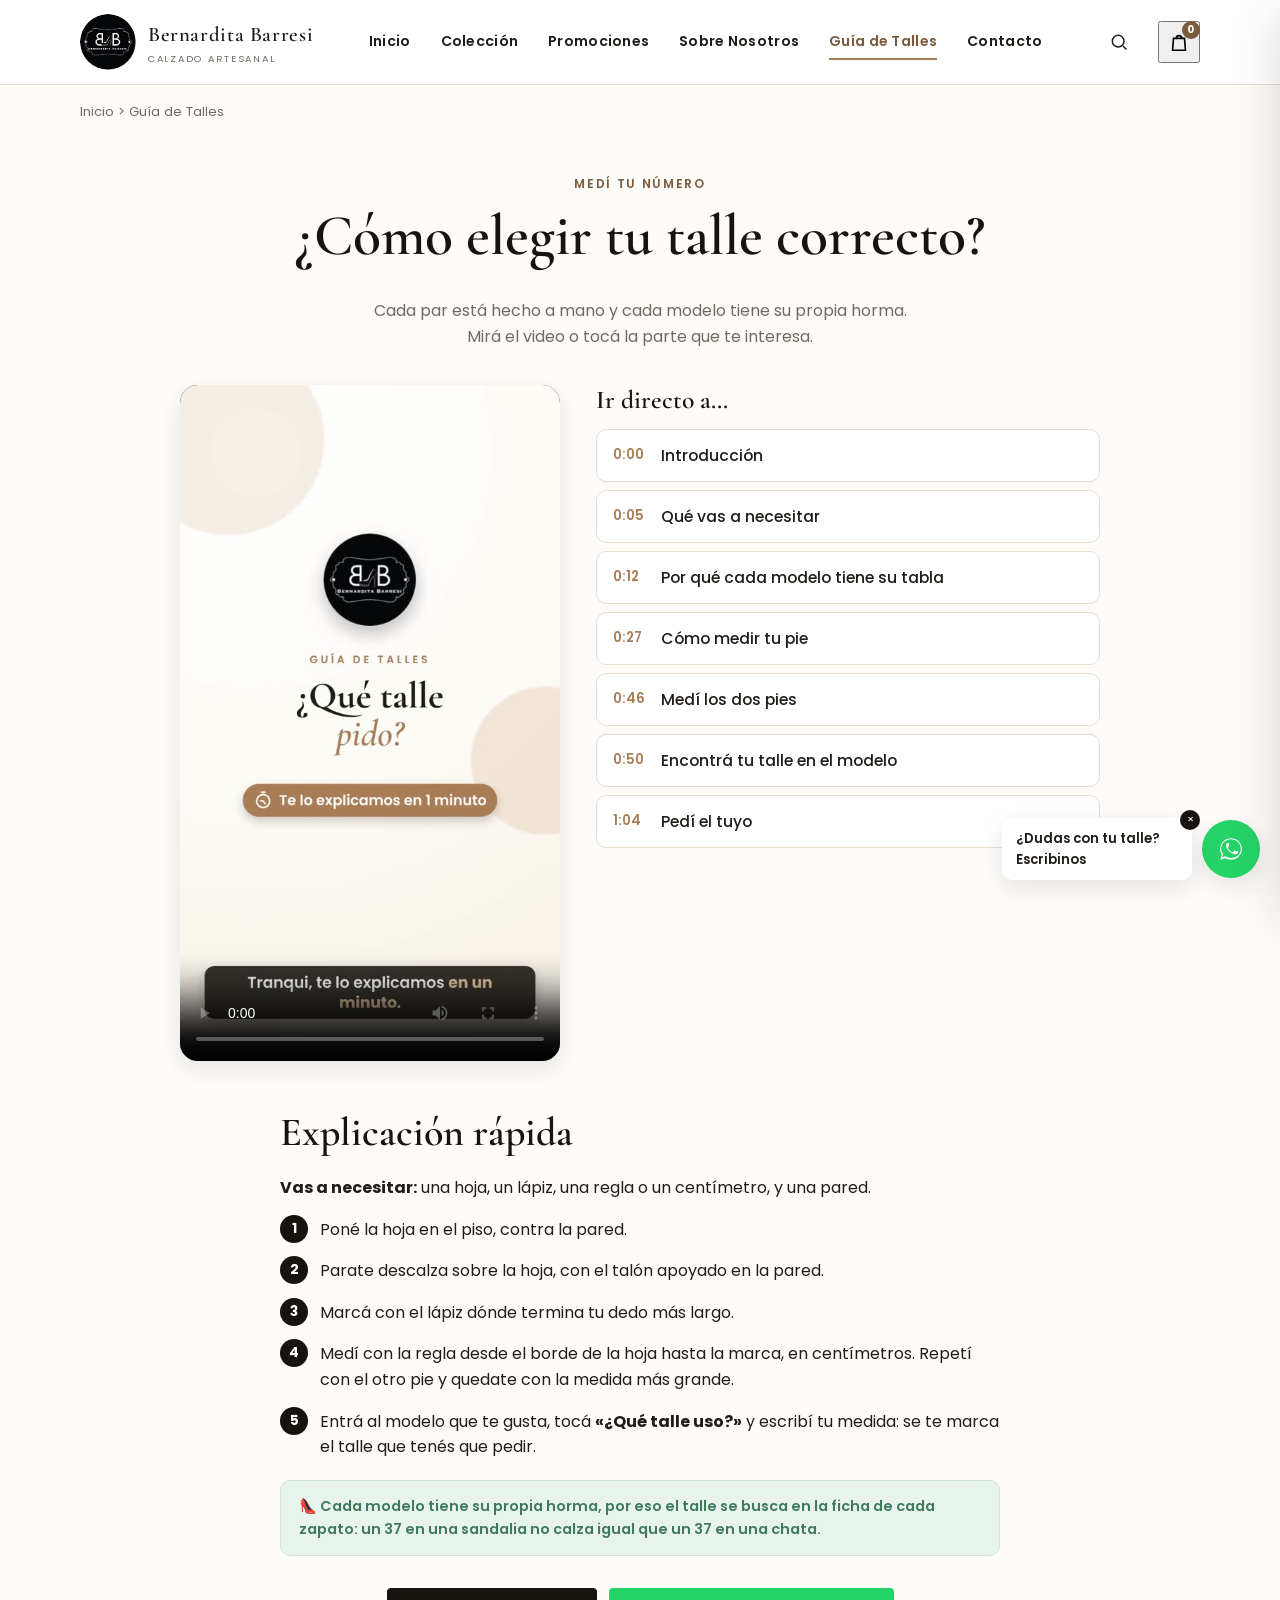
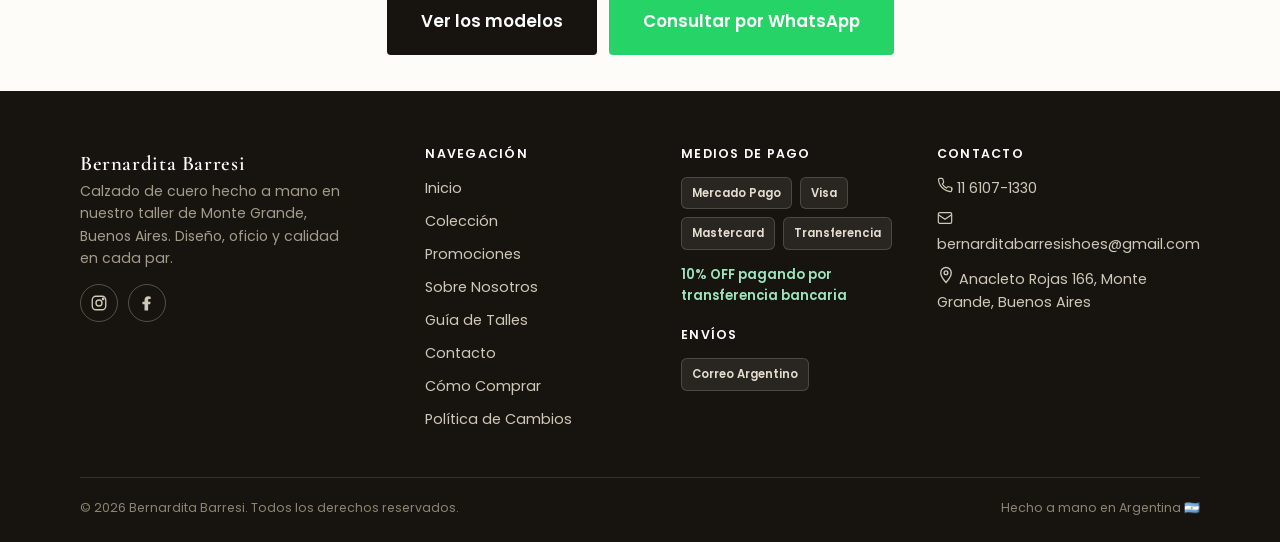
<file: medi-tu-numero.html>
<!DOCTYPE html>
<html lang="es-AR">
<head>
<meta charset="UTF-8">
<meta name="viewport" content="width=device-width, initial-scale=1.0">
<title>Guía de Talles — Medí tu Número — Bernardita Barresi</title>
<meta name="description" content="Aprendé a medir tu pie en casa y encontrá tu talle ideal antes de comprar.">
<link rel="preconnect" href="https://fonts.googleapis.com">
<link href="https://fonts.googleapis.com/css2?family=Cormorant+Garamond:wght@500;600;700&family=Poppins:wght@400;500;600;700&display=swap" rel="stylesheet">
<link rel="stylesheet" href="assets/css/style.css">
</head>
<body>

<div id="site-header"></div>

<main>
  <div class="container">
    <nav class="breadcrumb"><a href="index.html">Inicio</a> &gt; Guía de Talles</nav>
  </div>

  <section class="section-tight">
    <div class="container" style="max-width:960px;">
      <span class="eyebrow" style="display:block;text-align:center;">Medí tu número</span>
      <h1 style="text-align:center;">¿Cómo elegir tu talle correcto?</h1>
      <p class="section-subtitle">Cada par está hecho a mano y cada modelo tiene su propia horma. Mirá el video o tocá la parte que te interesa.</p>

      <div class="video-guide">
        <div class="video-guide-player">
          <video id="guide-video" controls playsinline preload="metadata" poster="video/guia-de-talles-poster.jpg">
            <source src="video/guia-de-talles.mp4" type="video/mp4">
          </video>
        </div>
        <div class="video-guide-chapters">
          <h2>Ir directo a…</h2>
          <ol class="chapter-list" id="chapter-list">
            <li><button type="button" data-t="0"><span class="chapter-time">0:00</span>Introducción</button></li>
            <li><button type="button" data-t="4.6"><span class="chapter-time">0:05</span>Qué vas a necesitar</button></li>
            <li><button type="button" data-t="12.5"><span class="chapter-time">0:12</span>Por qué cada modelo tiene su tabla</button></li>
            <li><button type="button" data-t="27.2"><span class="chapter-time">0:27</span>Cómo medir tu pie</button></li>
            <li><button type="button" data-t="45.9"><span class="chapter-time">0:46</span>Medí los dos pies</button></li>
            <li><button type="button" data-t="50.2"><span class="chapter-time">0:50</span>Encontrá tu talle en el modelo</button></li>
            <li><button type="button" data-t="64.5"><span class="chapter-time">1:04</span>Pedí el tuyo</button></li>
          </ol>
        </div>
      </div>

      <div class="guide-text">
        <h2>Explicación rápida</h2>
        <p><strong>Vas a necesitar:</strong> una hoja, un lápiz, una regla o un centímetro, y una pared.</p>
        <ol class="steps-list">
          <li>Poné la hoja en el piso, contra la pared.</li>
          <li>Parate descalza sobre la hoja, con el talón apoyado en la pared.</li>
          <li>Marcá con el lápiz dónde termina tu dedo más largo.</li>
          <li>Medí con la regla desde el borde de la hoja hasta la marca, en centímetros. Repetí con el otro pie y quedate con la medida más grande.</li>
          <li>Entrá al modelo que te gusta, tocá <strong>«¿Qué talle uso?»</strong> y escribí tu medida: se te marca el talle que tenés que pedir.</li>
        </ol>
        <div class="transfer-banner" style="margin-top:20px;">
          👠 Cada modelo tiene su propia horma, por eso el talle se busca en la ficha de cada zapato: un 37 en una sandalia no calza igual que un 37 en una chata.
        </div>
        <div style="text-align:center;margin-top:32px;display:flex;gap:12px;justify-content:center;flex-wrap:wrap;">
          <a href="coleccion.html" class="btn btn-primary btn-lg">Ver los modelos</a>
          <a id="cta-wa" class="btn btn-whatsapp btn-lg" target="_blank" rel="noopener">Consultar por WhatsApp</a>
        </div>
      </div>
    </div>
  </section>
</main>

<div id="wa-float" class="wa-float"></div>
<div id="site-footer"></div>

<script src="assets/js/products.js"></script>
<script src="assets/js/pixel.js"></script>
<script src="assets/js/ui.js"></script>
<script src="assets/js/cart.js"></script>
<script src="assets/js/layout.js"></script>
<script>
  renderHeader("medi-tu-numero");
  renderFooter();
  const video = document.getElementById("guide-video");
  const chapterBtns = [...document.querySelectorAll("#chapter-list button")];
  chapterBtns.forEach((btn) => {
    btn.addEventListener("click", () => {
      video.currentTime = Number(btn.dataset.t);
      video.play();
      if (window.matchMedia("(max-width: 760px)").matches) video.scrollIntoView({ behavior: "smooth", block: "center" });
    });
  });
  video.addEventListener("timeupdate", () => {
    let active = chapterBtns[0];
    chapterBtns.forEach((b) => { if (video.currentTime + 0.05 >= Number(b.dataset.t)) active = b; });
    chapterBtns.forEach((b) => b.classList.toggle("is-active", b === active));
  });
  document.getElementById("cta-wa").href = `https://wa.me/${WHATSAPP_NUMBER}?text=${encodeURIComponent("Hola! Tengo una duda con mi talle 😊")}`;
</script>
</body>
</html>
</file>
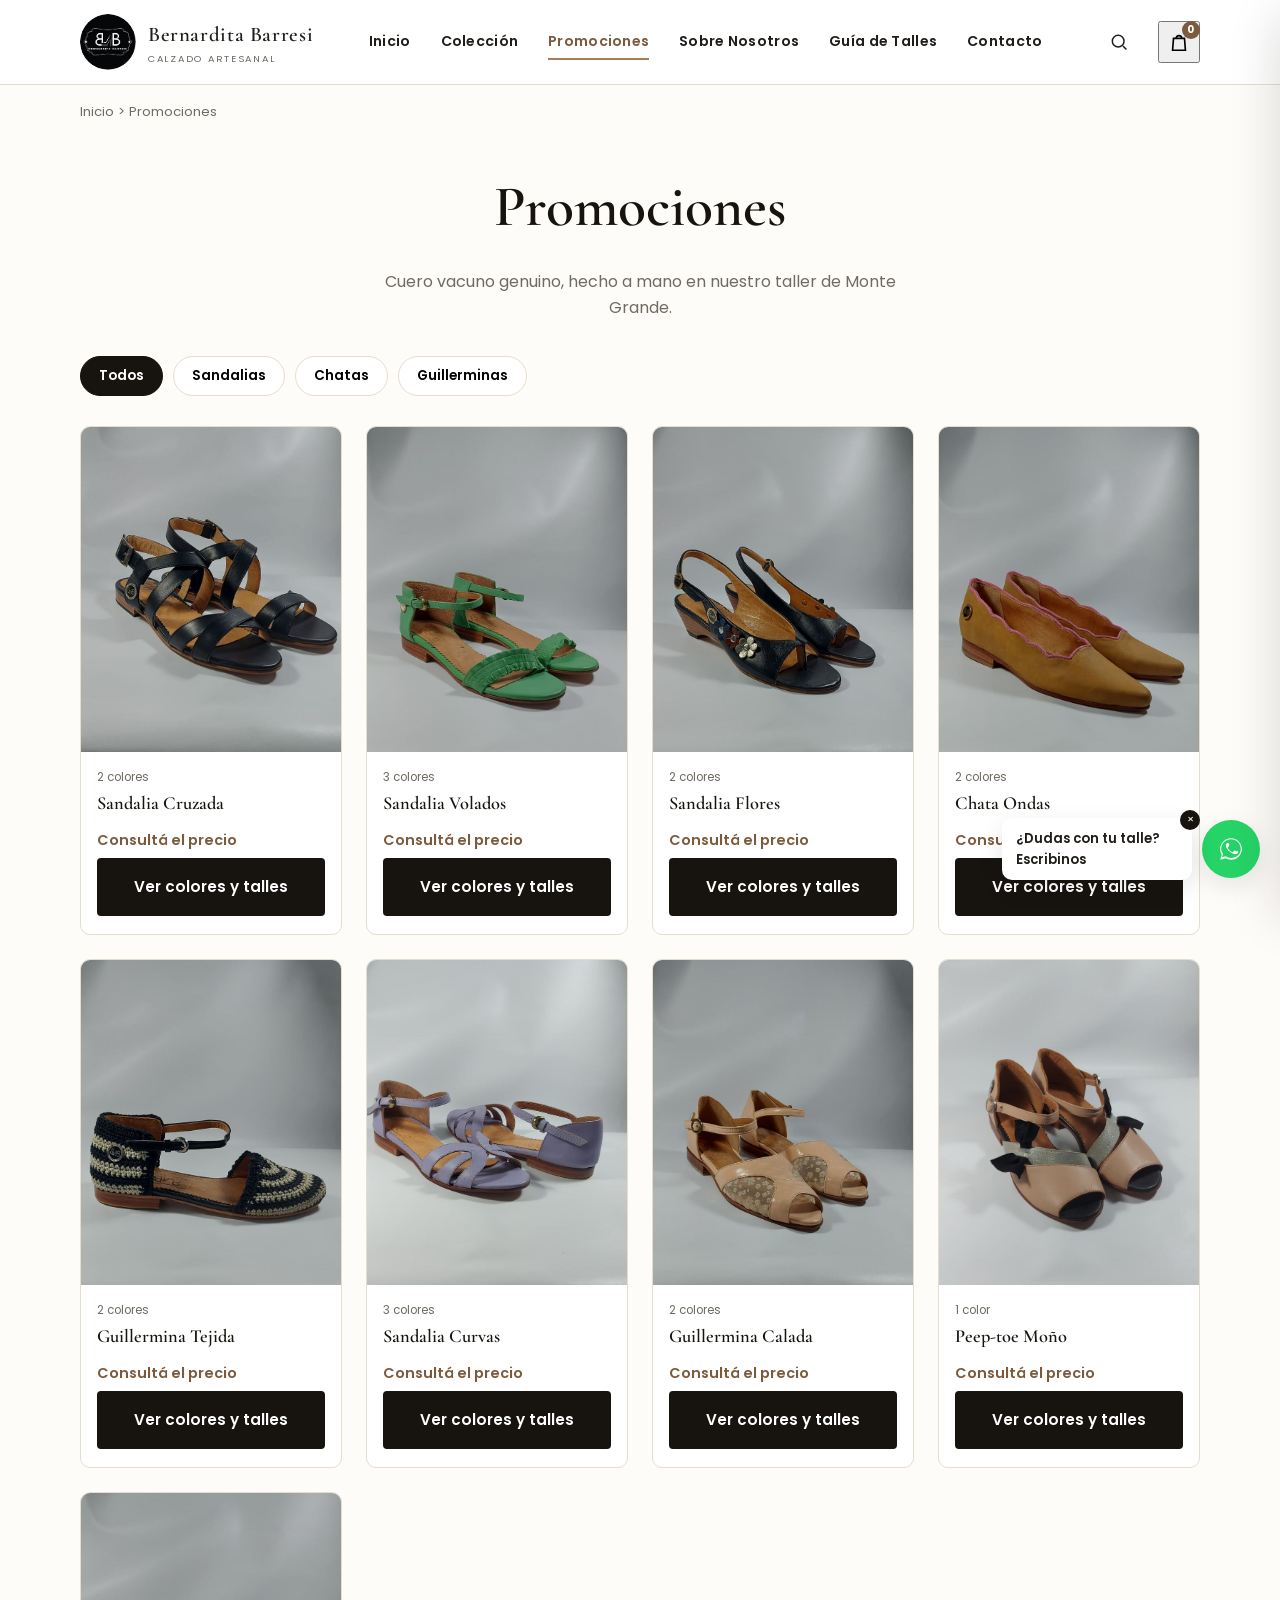
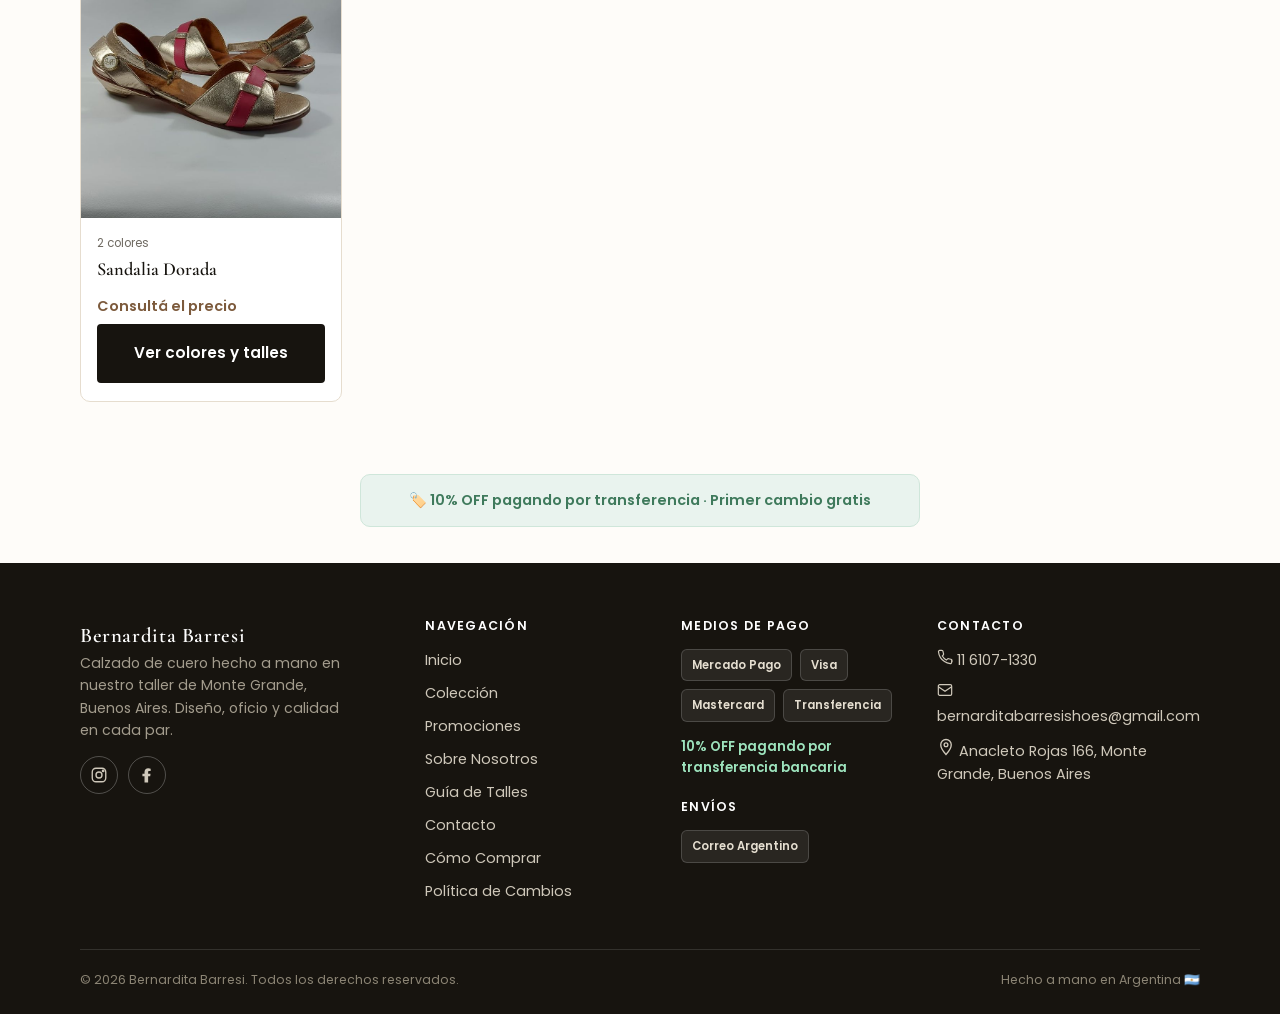
<file: mujer.html>
<!DOCTYPE html>
<html lang="es-AR">
<head>
<meta charset="UTF-8">
<meta name="viewport" content="width=device-width, initial-scale=1.0">
<title>Promociones — Bernardita Barresi</title>
<meta name="description" content="Sandalias, chatas y guillerminas de cuero hechas a mano. Envíos a todo el país.">
<link rel="preconnect" href="https://fonts.googleapis.com">
<link href="https://fonts.googleapis.com/css2?family=Cormorant+Garamond:wght@500;600;700&family=Poppins:wght@400;500;600;700&display=swap" rel="stylesheet">
<link rel="stylesheet" href="assets/css/style.css">
</head>
<body>

<div id="site-header"></div>

<main>
  <div class="container">
    <nav class="breadcrumb"><a href="index.html">Inicio</a> &gt; Promociones</nav>
  </div>

  <section class="section-tight">
    <div class="container">
      <h1 style="text-align:center;">Promociones</h1>
      <p class="section-subtitle">Cuero vacuno genuino, hecho a mano en nuestro taller de Monte Grande.</p>

      <div class="filter-bar" id="filter-bar" role="group" aria-label="Filtrar por categoría">
        <button class="chip" data-filter="todos" aria-pressed="true">Todos</button>
      </div>

      <div class="product-grid" id="catalog-grid"></div>
    </div>
  </section>

  <section class="section-tight">
    <div class="container">
      <div class="transfer-banner" style="max-width:560px;margin:0 auto;justify-content:center;">
        🏷️ 10% OFF pagando por transferencia · Primer cambio gratis
      </div>
    </div>
  </section>
</main>

<div id="wa-float" class="wa-float"></div>
<div id="site-footer"></div>

<script src="assets/js/products.js"></script>
<script src="assets/js/pixel.js"></script>
<script src="assets/js/ui.js"></script>
<script src="assets/js/cart.js"></script>
<script src="assets/js/layout.js"></script>
<script>
  renderHeader("mujer");
  renderFooter();

  function renderCatalog(filter) {
    const list = filter === "todos" ? PRODUCTS : PRODUCTS.filter((p) => p.category === filter);
    document.getElementById("catalog-grid").innerHTML = list.map(productCardHTML).join("");
  }

  document.getElementById("filter-bar").insertAdjacentHTML(
    "beforeend",
    categoriesWithProducts()
      .map((cat) => `<button class="chip" data-filter="${cat.key}" aria-pressed="false">${cat.label}</button>`)
      .join("")
  );

  document.querySelectorAll("#filter-bar .chip").forEach((btn) => {
    btn.addEventListener("click", () => {
      document.querySelectorAll("#filter-bar .chip").forEach((b) => b.setAttribute("aria-pressed", "false"));
      btn.setAttribute("aria-pressed", "true");
      renderCatalog(btn.dataset.filter);
    });
  });

  renderCatalog("todos");

</script>
</body>
</html>
</file>
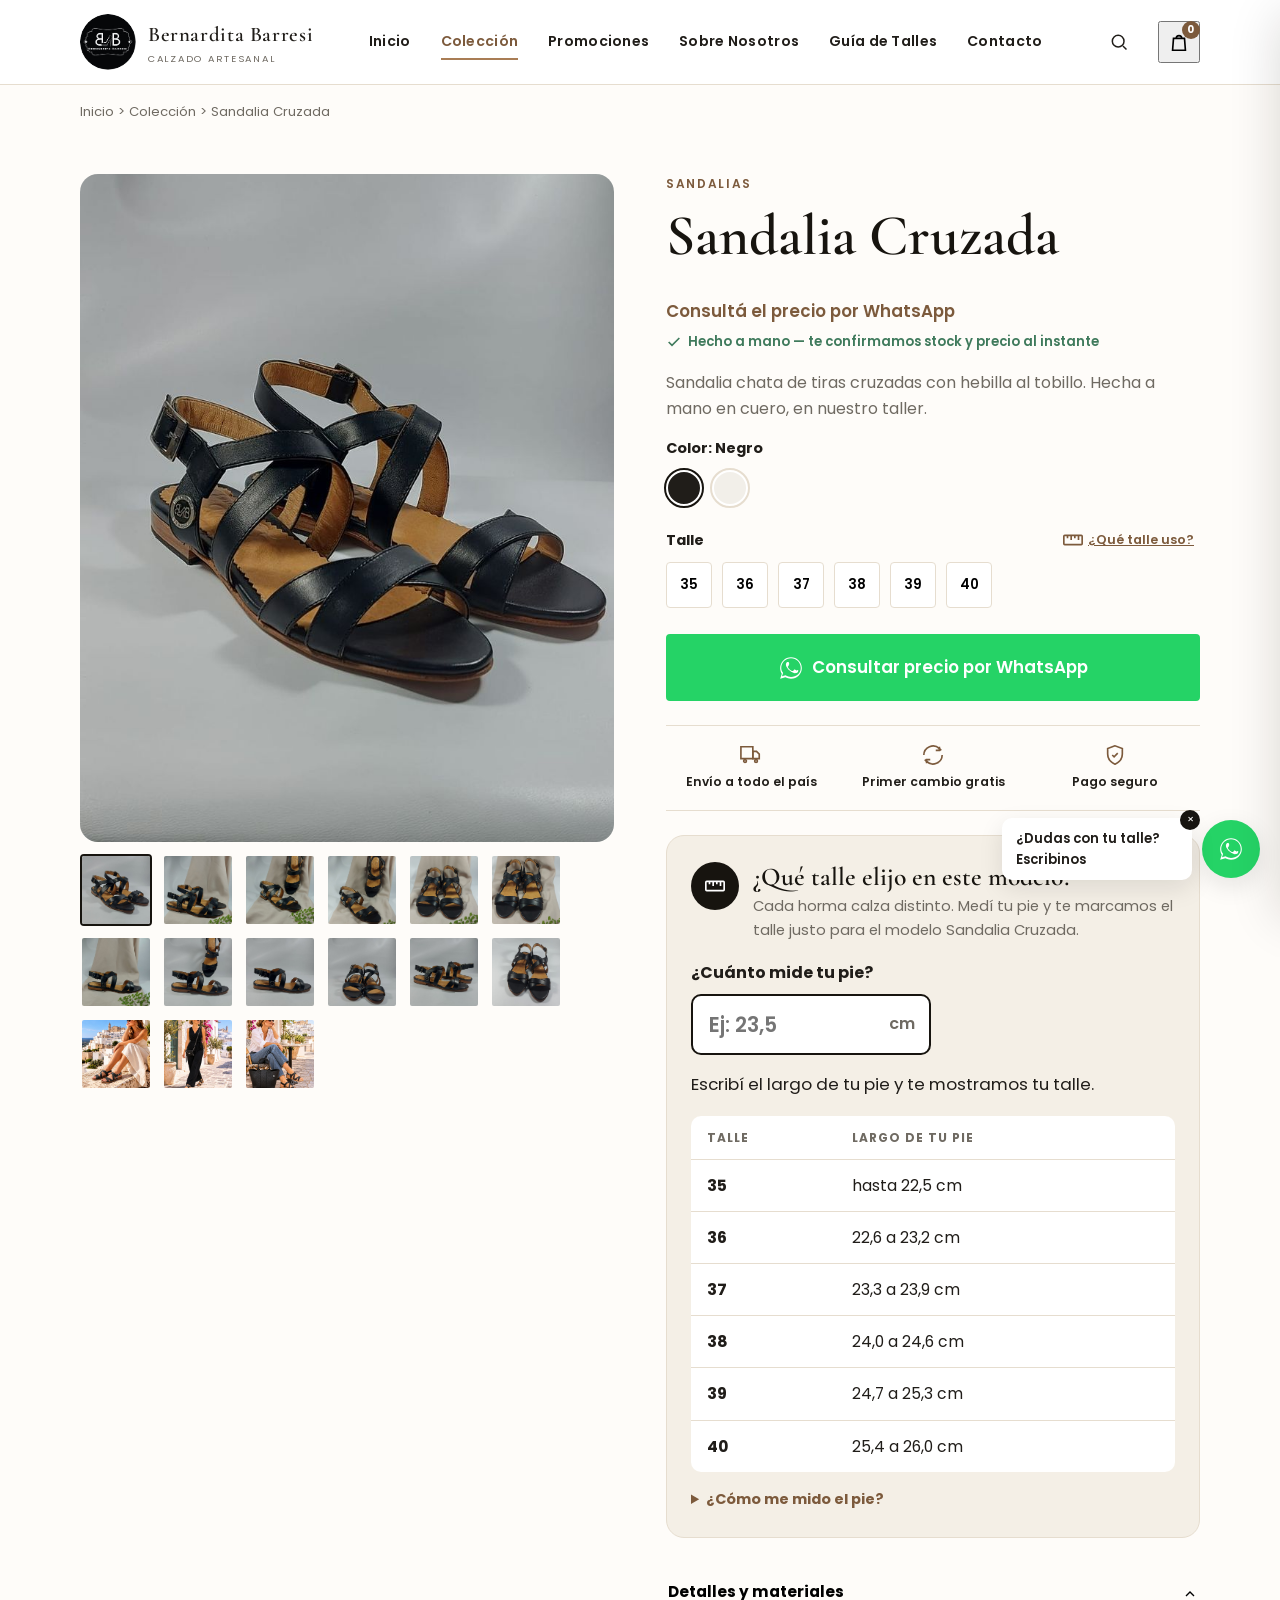
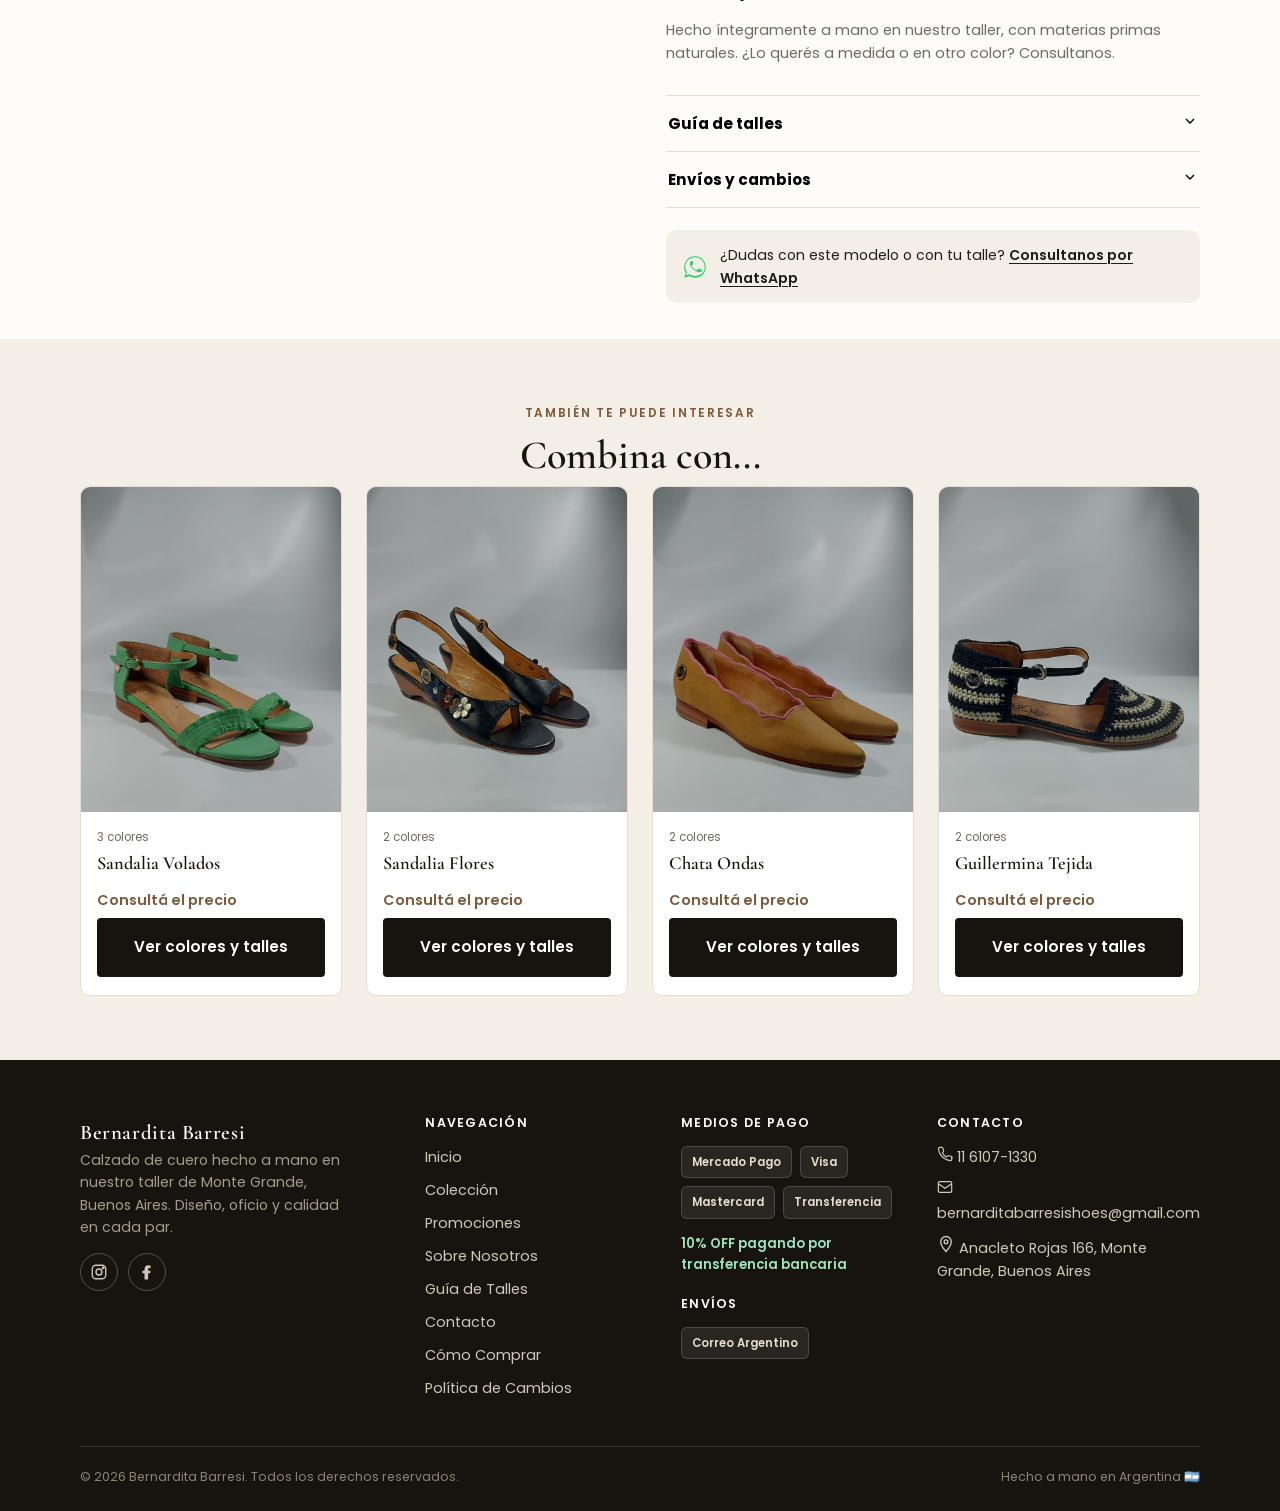
<file: producto.html>
<!DOCTYPE html>
<html lang="es-AR">
<head>
<meta charset="UTF-8">
<meta name="viewport" content="width=device-width, initial-scale=1.0">
<title id="page-title">Producto — Bernardita Barresi</title>
<meta name="description" content="Calzado de cuero genuino hecho a mano. Guía de talles y envíos a todo el país.">
<link rel="preconnect" href="https://fonts.googleapis.com">
<link href="https://fonts.googleapis.com/css2?family=Cormorant+Garamond:wght@500;600;700&family=Poppins:wght@400;500;600;700&display=swap" rel="stylesheet">
<link rel="stylesheet" href="assets/css/style.css">
</head>
<body>

<div id="site-header"></div>

<main>
  <div class="container">
    <nav class="breadcrumb">
      <a href="index.html">Inicio</a> &gt; <a href="coleccion.html">Colección</a> &gt; <span id="crumb-name">Producto</span>
    </nav>
  </div>

  <section class="section-tight">
    <div class="container">
      <div class="product-page" id="product-root"></div>
    </div>
  </section>

  <section class="section" style="background:var(--color-bg-alt);">
    <div class="container">
      <span class="eyebrow" style="display:block;text-align:center;">También te puede interesar</span>
      <h2 class="section-title" style="text-align:center;">Combina con...</h2>
      <div class="product-grid" id="related-grid"></div>
    </div>
  </section>
</main>

<div id="wa-float" class="wa-float"></div>
<div id="site-footer"></div>

<script src="assets/js/products.js"></script>
<script src="assets/js/pixel.js"></script>
<script src="assets/js/ui.js"></script>
<script src="assets/js/cart.js"></script>
<script src="assets/js/layout.js"></script>
<script>
  renderHeader("coleccion");
  renderFooter();

  const params = new URLSearchParams(window.location.search);
  const product = getProduct(params.get("slug")) || PRODUCTS[0];
  let selectedColor = product.colors[0].name;
  let selectedSize = null;

  document.title = product.name + " — Bernardita Barresi";
  document.getElementById("page-title").textContent = product.name + " — Bernardita Barresi";
  document.getElementById("crumb-name").textContent = product.name;

  function renderProduct() {
    const root = document.getElementById("product-root");
    const availableSizes = product.sizes.filter((s) => product.stock[s]).length;

    root.innerHTML = `
      <div>
        <div class="gallery-main" id="gallery-main"></div>
        <div class="gallery-thumbs" id="gallery-thumbs"></div>
      </div>
      <div>
        <div class="product-title-row">
          <span class="eyebrow">${categoryLabel(product.category)}</span>
          <h1>${product.name}</h1>
        </div>
        ${hasPrice(product) ? `
        <div class="price-row">
          <span class="price">${formatPrice(product.price)}</span>
        </div>
        <div class="product-price-transfer" style="font-size:0.9rem;margin-bottom:14px;">
          ${formatPrice(Math.round(product.price * 0.9))} pagando por transferencia (10% OFF)
        </div>
        <div class="stock-status">${ICONS.check} ${availableSizes > 0 ? "En stock — listo para enviar" : "Sin stock temporalmente"}</div>` : `
        <div class="price-row">
          <span class="price-ask">Consultá el precio por WhatsApp</span>
        </div>
        <div class="stock-status">${ICONS.check} Hecho a mano — te confirmamos stock y precio al instante</div>`}

        <p style="color:var(--color-text-muted);">${product.description}</p>

        <div class="option-group">
          <div class="option-label"><span>Color: <strong id="color-label">${selectedColor}</strong></span></div>
          <div class="color-options" id="color-options"></div>
        </div>

        <div class="option-group">
          <div class="option-label">
            <span>Talle</span>
            <button type="button" id="size-finder-link">${ICONS.ruler} ¿Qué talle uso?</button>
          </div>
          <div class="size-options" id="size-options"></div>
          <div class="notify-link" id="notify-link" style="display:none;">
            <a href="#" id="notify-cta" class="link-underline">Avisame cuando esté disponible este talle</a>
          </div>
        </div>

        <div class="product-cta">
          ${hasPrice(product)
            ? `<button class="btn btn-primary btn-lg btn-block" id="add-to-cart-btn">${ICONS.bag} Agregar al carrito</button>`
            : `<a class="btn btn-whatsapp btn-lg btn-block" id="ask-btn" target="_blank" rel="noopener">${ICONS.whatsapp} Consultar precio por WhatsApp</a>`}
        </div>

        <ul class="product-trust">
          <li>${ICONS.truck}<span>Envío a todo el país</span></li>
          <li>${ICONS.refresh}<span>Primer cambio gratis</span></li>
          <li>${ICONS.shield}<span>Pago seguro</span></li>
        </ul>

        <section class="size-finder" id="size-finder" aria-labelledby="size-finder-title">
          <div class="size-finder-head">
            <span class="size-finder-icon">${ICONS.ruler}</span>
            <div>
              <h2 id="size-finder-title">¿Qué talle elijo en este modelo?</h2>
              <p>Cada horma calza distinto. Medí tu pie y te marcamos el talle justo para el modelo ${product.name}.</p>
            </div>
          </div>
          <label class="size-finder-label" for="foot-cm">¿Cuánto mide tu pie?</label>
          <div class="size-finder-input">
            <input id="foot-cm" type="text" inputmode="decimal" autocomplete="off" placeholder="Ej: 23,5">
            <span>cm</span>
          </div>
          <div class="size-finder-result" id="size-result" aria-live="polite">Escribí el largo de tu pie y te mostramos tu talle.</div>
          <table class="size-finder-table">
            <thead><tr><th>Talle</th><th>Largo de tu pie</th></tr></thead>
            <tbody id="size-finder-rows"></tbody>
          </table>
          <details class="size-finder-how">
            <summary>¿Cómo me mido el pie?</summary>
            <ol>
              <li>Apoyá el pie descalzo sobre una hoja, con el talón contra la pared.</li>
              <li>Marcá con un lápiz la punta del dedo más largo.</li>
              <li>Medí con una regla desde la pared hasta la marca, en centímetros.</li>
            </ol>
            <p>Medite a la tarde, que el pie está un poco más hinchado. Si un pie es más largo que el otro, usá esa medida.</p>
          </details>
        </section>

        <div class="accordion" id="product-accordion">
          <div class="accordion-item" data-open="true">
            <button class="accordion-trigger">Detalles y materiales <span class="chevron">${chevron()}</span></button>
            <div class="accordion-panel" style="max-height:400px;">
              <div class="accordion-panel-inner">
                ${product.material ? `<p><strong>Material:</strong> ${product.material}</p>` : ""}
                ${product.forrado ? `<p><strong>Forrería:</strong> ${product.forrado}</p>` : ""}
                ${product.suela ? `<p><strong>Suela:</strong> ${product.suela}</p>` : ""}
                ${product.taco ? `<p><strong>Altura del taco:</strong> ${product.taco}</p>` : ""}
                <p>Hecho íntegramente a mano en nuestro taller, con materias primas naturales. ¿Lo querés a medida o en otro color? Consultanos.</p>
              </div>
            </div>
          </div>
          <div class="accordion-item">
            <button class="accordion-trigger">Guía de talles <span class="chevron">${chevron()}</span></button>
            <div class="accordion-panel">
              <div class="accordion-panel-inner">
                <p>Medí tu pie en casa y elegí el talle ideal.</p>
                <button class="link-underline" data-open-modal="modal-size-guide" style="background:none;border:none;padding:0;">Ver guía completa de talles</button>
              </div>
            </div>
          </div>
          <div class="accordion-item">
            <button class="accordion-trigger">Envíos y cambios <span class="chevron">${chevron()}</span></button>
            <div class="accordion-panel">
              <div class="accordion-panel-inner">
                <p>Enviamos a todo el país con Correo Argentino. El costo y tiempo de envío se calculan según tu ubicación.</p>
                <p>Tu primer cambio es gratis dentro de los 30 días de recibido el producto. <a href="cambios.html" class="link-underline">Ver política completa</a>.</p>
              </div>
            </div>
          </div>
        </div>

        <div class="wa-inline">
          ${ICONS.whatsapp}
          <span>¿Dudas con este modelo o con tu talle? <a href="#" id="wa-inline-link" class="link-underline" target="_blank" rel="noopener">Consultanos por WhatsApp</a></span>
        </div>
      </div>
    `;

    // Gallery: muestra las fotos del color elegido
    function renderGallery() {
      const imgs = getColor(product, selectedColor).images;
      const main = document.getElementById("gallery-main");
      main.innerHTML = `<img class="product-img" src="${imgs[0]}" alt="${product.name} ${selectedColor}" width="800" height="1000">`;
      document.getElementById("gallery-thumbs").innerHTML = imgs
        .map((src, i) => `<button class="gallery-thumb${i === 0 ? " active" : ""}" data-idx="${i}" aria-label="Foto ${i + 1}"><img src="${src}" alt="" loading="lazy" width="160" height="160"></button>`)
        .join("");
      document.querySelectorAll("#gallery-thumbs .gallery-thumb").forEach((el) => {
        el.addEventListener("click", () => {
          main.querySelector("img").src = imgs[Number(el.dataset.idx)];
          document.querySelectorAll("#gallery-thumbs .gallery-thumb").forEach((t) => t.classList.remove("active"));
          el.classList.add("active");
        });
      });
    }
    renderGallery();

    // Colors
    document.getElementById("color-options").innerHTML = product.colors
      .map(
        (c) =>
          `<button class="color-swatch" style="background:${c.hex}" aria-pressed="${c.name === selectedColor}" data-color="${c.name}" aria-label="${c.name}"></button>`
      )
      .join("");
    document.querySelectorAll(".color-swatch").forEach((btn) => {
      btn.addEventListener("click", () => {
        selectedColor = btn.dataset.color;
        document.getElementById("color-label").textContent = selectedColor;
        document.querySelectorAll(".color-swatch").forEach((b) => b.setAttribute("aria-pressed", "false"));
        btn.setAttribute("aria-pressed", "true");
        renderGallery();
        updateAskLink();
      });
    });

    // Sizes
    document.getElementById("size-options").innerHTML = product.sizes
      .map((s) => {
        const inStock = product.stock[s];
        return `<button class="size-option" data-size="${s}" ${inStock ? "" : "disabled"} aria-pressed="false">${s}</button>`;
      })
      .join("");
    document.querySelectorAll(".size-option").forEach((btn) => {
      btn.addEventListener("click", () => {
        if (btn.disabled) return;
        selectedSize = Number(btn.dataset.size);
        document.querySelectorAll(".size-option").forEach((b) => b.setAttribute("aria-pressed", "false"));
        btn.setAttribute("aria-pressed", "true");
        document.getElementById("notify-link").style.display = "none";
        updateAskLink();
      });
    });

    // Calculadora de talle de este modelo
    const chart = getSizeChart(product);
    const chartSizes = Object.keys(chart).map(Number).sort((a, b) => a - b);
    document.getElementById("size-finder-rows").innerHTML = chartSizes
      .map((sz, i) => {
        const from = i === 0 ? null : chart[chartSizes[i - 1]] + 0.1;
        const range = from === null ? `hasta ${formatCm(chart[sz])} cm` : `${formatCm(from)} a ${formatCm(chart[sz])} cm`;
        return `<tr data-size="${sz}"><td>${sz}</td><td>${range}</td></tr>`;
      })
      .join("");

    function selectSize(sz) {
      const btn = document.querySelector(`.size-option[data-size="${sz}"]`);
      if (btn && !btn.disabled) btn.click();
      return btn && !btn.disabled;
    }

    const footInput = document.getElementById("foot-cm");
    const resultEl = document.getElementById("size-result");
    footInput.addEventListener("input", () => {
      let cm = parseFloat(footInput.value.replace(",", "."));
      if (cm > 100) cm = cm / 10; // escribieron milímetros (ej. 235)
      document.querySelectorAll("#size-finder-rows tr").forEach((tr) => tr.classList.remove("is-match"));
      resultEl.classList.remove("is-ok", "is-warn");
      if (!footInput.value.trim()) {
        resultEl.textContent = "Escribí el largo de tu pie y te mostramos tu talle.";
        return;
      }
      const rec = recommendSize(product, cm);
      if (!rec) {
        resultEl.textContent = "Escribí la medida en centímetros, por ejemplo 23,5.";
        return;
      }
      if (rec.size === null) {
        resultEl.classList.add("is-warn");
        resultEl.innerHTML = `Para ${formatCm(cm)} cm no tenemos un talle de línea en este modelo, pero lo podemos hacer a medida. <a class="link-underline" target="_blank" rel="noopener" href="https://wa.me/${WHATSAPP_NUMBER}?text=${encodeURIComponent(`Hola! Mi pie mide ${formatCm(cm)} cm y me interesa el modelo ${product.name}. ¿Lo pueden hacer a medida?`)}">Consultanos</a>.`;
        return;
      }
      document.querySelector(`#size-finder-rows tr[data-size="${rec.size}"]`).classList.add("is-match");
      const marked = selectSize(rec.size);
      resultEl.classList.add("is-ok");
      resultEl.innerHTML = `Tu talle es <strong class="size-finder-big">${rec.size}</strong> <span>· pie de hasta ${formatCm(chart[rec.size])} cm</span>`
        + (rec.tight
          ? (chart[rec.size + 1]
            ? `<small>Estás justo en el límite: si tenés el pie ancho o usás medias gruesas, elegí el ${rec.size + 1}.</small>`
            : `<small>Estás justo en el límite: si tenés el pie ancho, consultanos y te lo hacemos a medida.</small>`)
          : "")
        + (marked ? `<small>Ya lo marcamos en los talles de arriba.</small>` : `<small>Ese talle no está disponible ahora. Consultanos por WhatsApp.</small>`);
    });

    document.getElementById("size-finder-link").addEventListener("click", () => {
      document.getElementById("size-finder").scrollIntoView({ behavior: "smooth", block: "center" });
      footInput.focus({ preventScroll: true });
    });

    function updateAskLink() {
      const ask = document.getElementById("ask-btn");
      if (!ask) return;
      const msg = `Hola! Me interesa el modelo ${product.name} en color ${selectedColor}${selectedSize ? `, talle ${selectedSize}` : ""}. ¿Me pasan precio y disponibilidad? 😊`;
      ask.href = `https://wa.me/${WHATSAPP_NUMBER}?text=${encodeURIComponent(msg)}`;
    }
    updateAskLink();

    const waMsg = encodeURIComponent(`Hola! Tengo una consulta sobre el ${product.name} 😊`);
    document.getElementById("wa-inline-link").href = `https://wa.me/${WHATSAPP_NUMBER}?text=${waMsg}`;

    document.getElementById("add-to-cart-btn")?.addEventListener("click", () => {
      if (!selectedSize) {
        showToast("Elegí un talle antes de continuar");
        document.getElementById("notify-link").style.display = "block";
        const notifyMsg = encodeURIComponent(`Hola! Quiero que me avisen cuando tengan stock del ${product.name} en mi talle.`);
        document.getElementById("notify-cta").href = `https://wa.me/${WHATSAPP_NUMBER}?text=${notifyMsg}`;
        return;
      }
      addToCart(product, selectedColor, selectedSize, 1);
    });

    document.querySelectorAll(".accordion-trigger").forEach((btn) => {
      btn.addEventListener("click", () => {
        const item = btn.closest(".accordion-item");
        const panel = item.querySelector(".accordion-panel");
        const isOpen = item.getAttribute("data-open") === "true";
        item.setAttribute("data-open", isOpen ? "false" : "true");
        panel.style.maxHeight = isOpen ? "0px" : panel.scrollHeight + "px";
      });
    });

    renderStickyAdd();
  }

  function chevron() {
    return '<svg width="16" height="16" viewBox="0 0 24 24" fill="none" stroke="currentColor" stroke-width="2"><path d="m6 9 6 6 6-6"/></svg>';
  }

  function renderStickyAdd() {
    document.body.classList.add("has-sticky-add");
    let sticky = document.querySelector(".sticky-add");
    if (!sticky) {
      sticky = document.createElement("div");
      sticky.className = "sticky-add";
      document.body.appendChild(sticky);
    }
    if (!hasPrice(product)) {
      sticky.innerHTML = `<span class="price-ask">${product.name}</span>
      <button class="btn btn-whatsapp" id="sticky-add-btn">Consultar</button>`;
      document.getElementById("sticky-add-btn").addEventListener("click", () => document.getElementById("ask-btn").click());
      return;
    }
    sticky.innerHTML = `
      <span class="price">${formatPrice(product.price)}</span>
      <button class="btn btn-primary" id="sticky-add-btn">Agregar</button>
    `;
    document.getElementById("sticky-add-btn").addEventListener("click", () => {
      document.getElementById("add-to-cart-btn").click();
    });
  }

  renderProduct();
  trackViewContent(product);
  document.getElementById("related-grid").innerHTML = PRODUCTS.filter((p) => p.slug !== product.slug)
    .slice(0, 4)
    .map(productCardHTML)
    .join("");
</script>
</body>
</html>
</file>
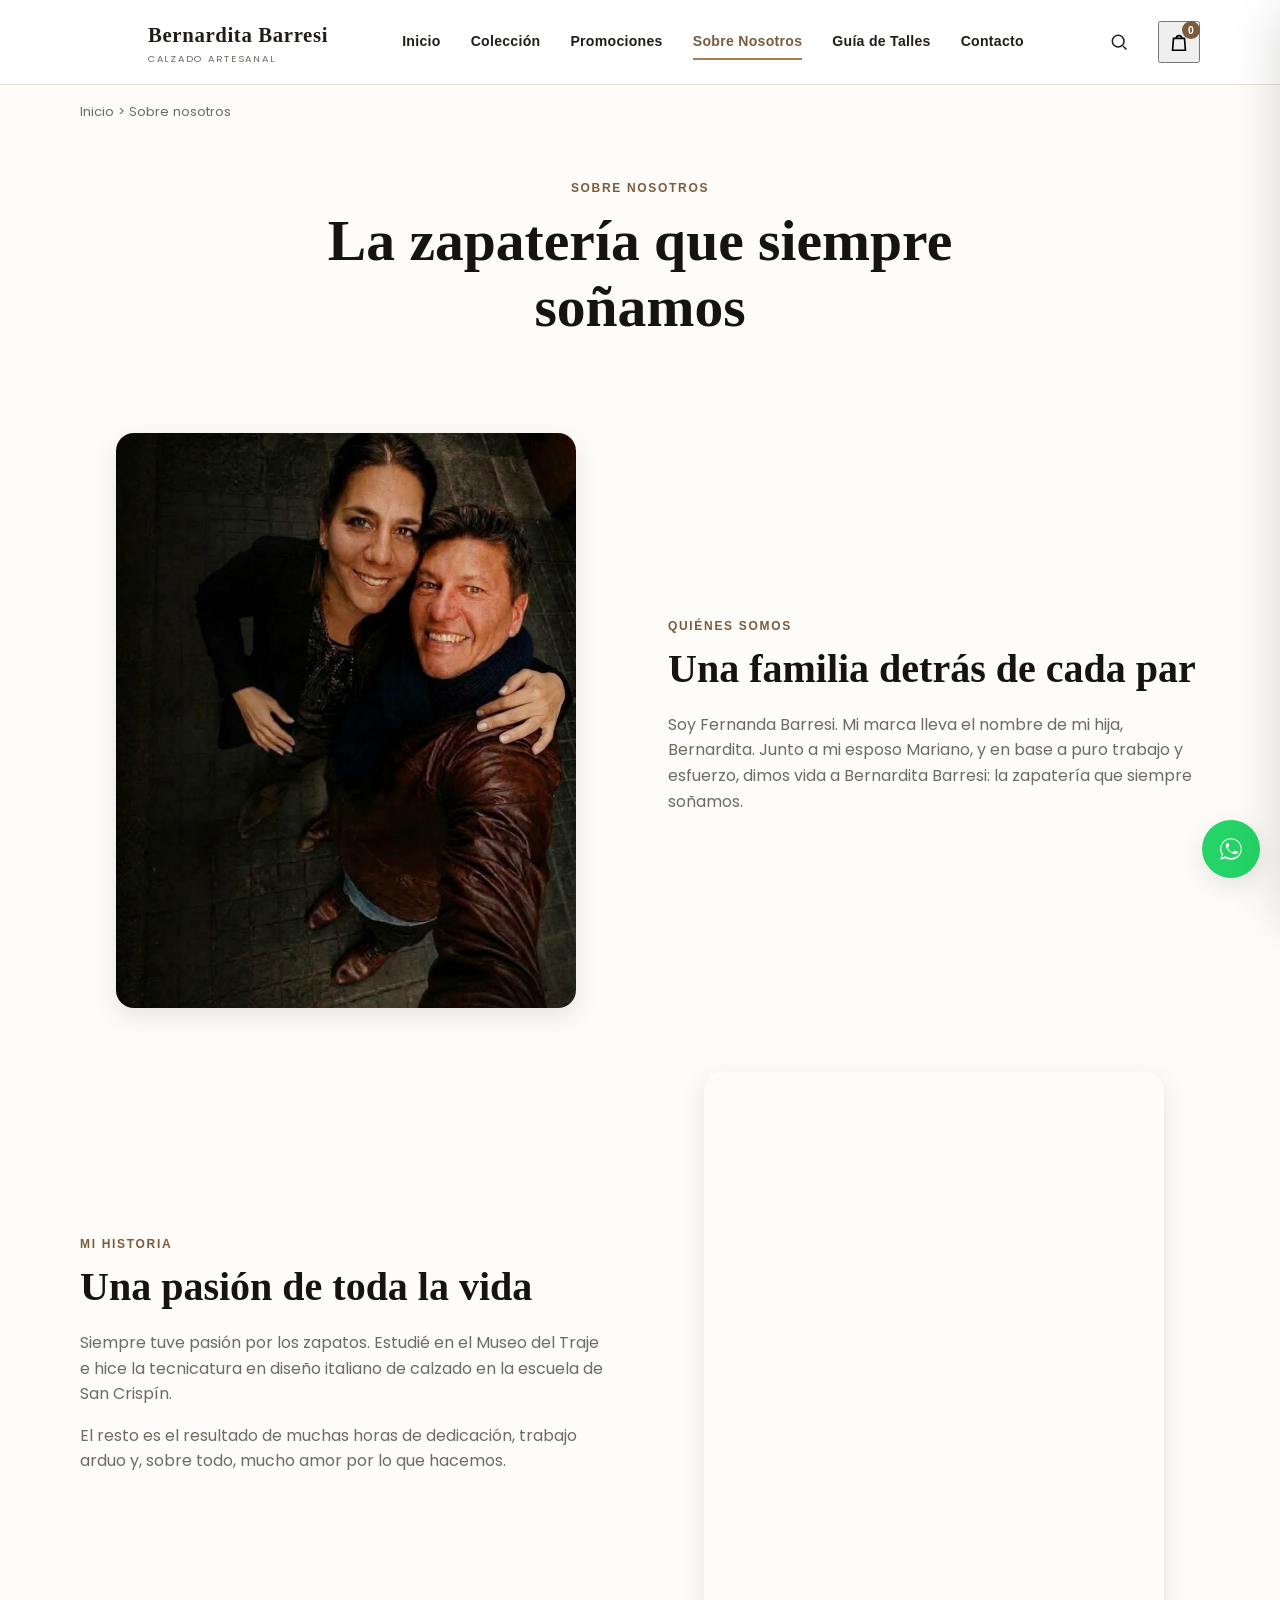
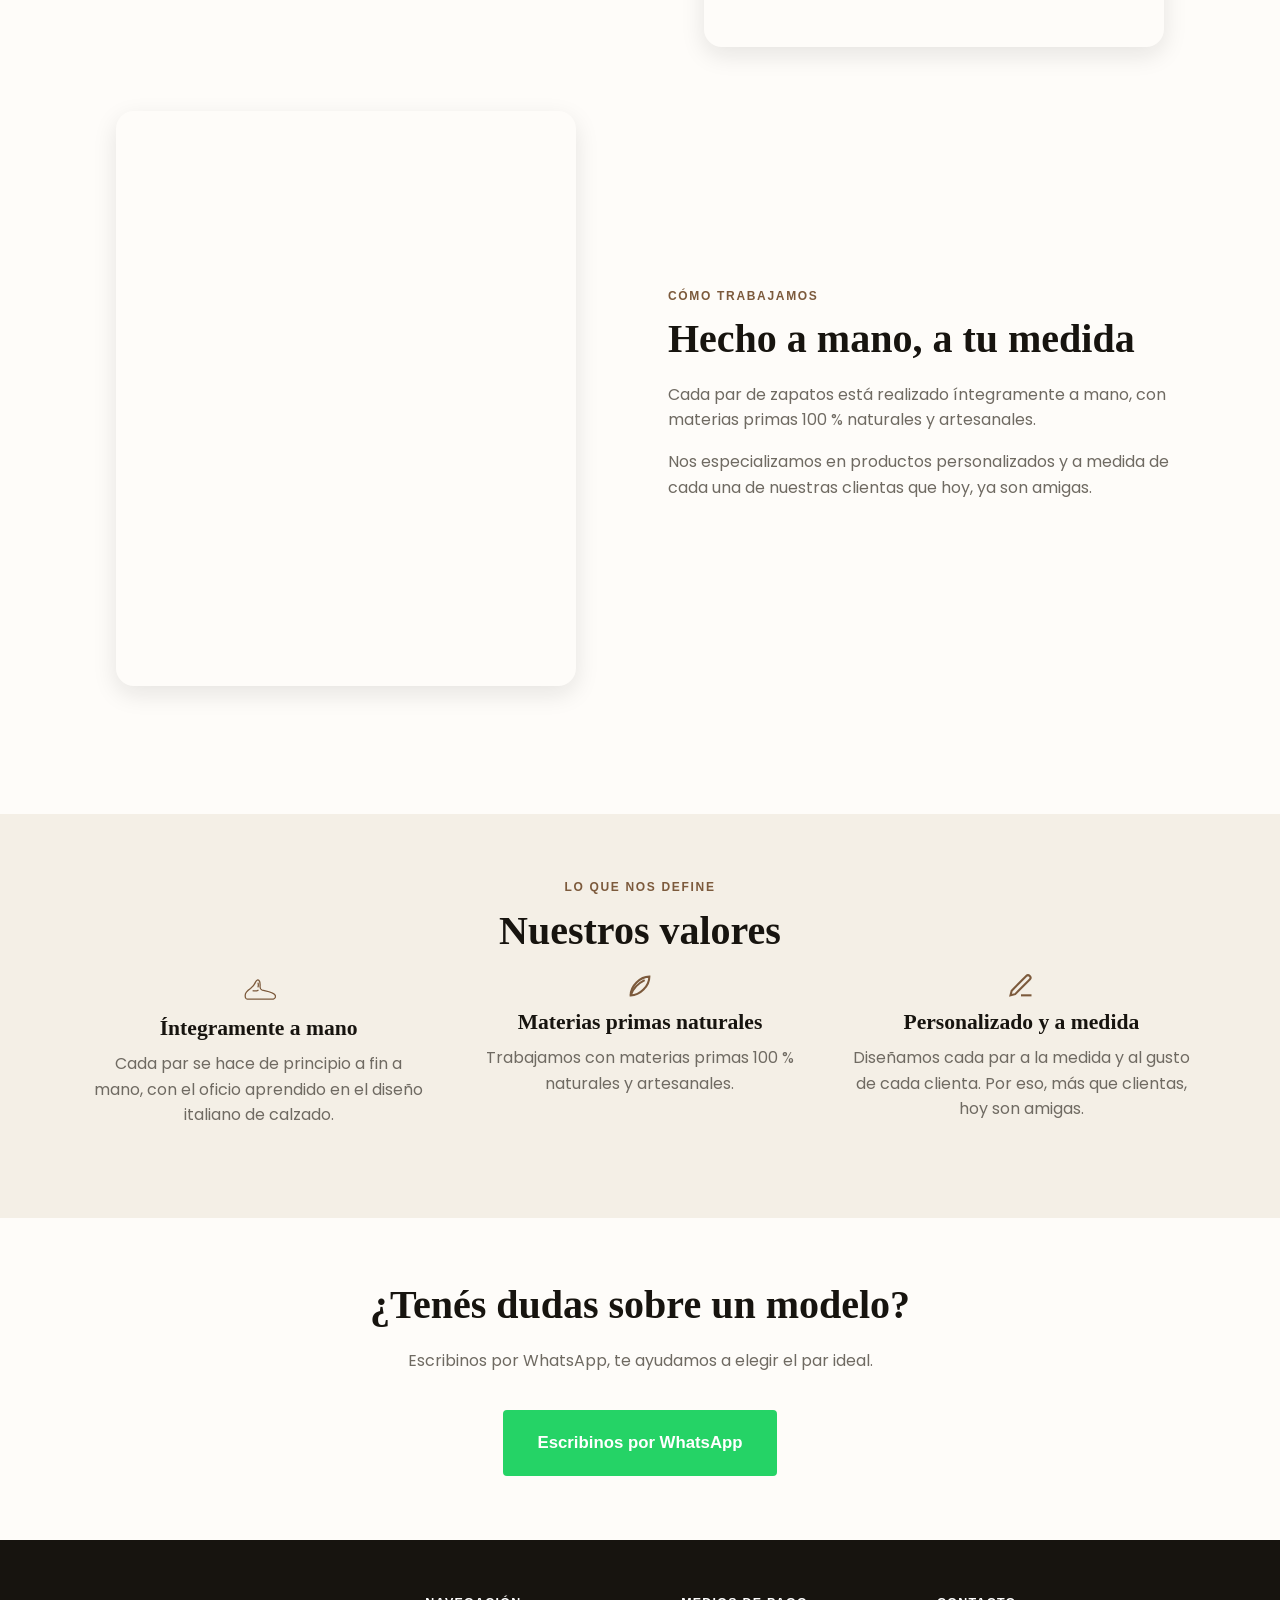
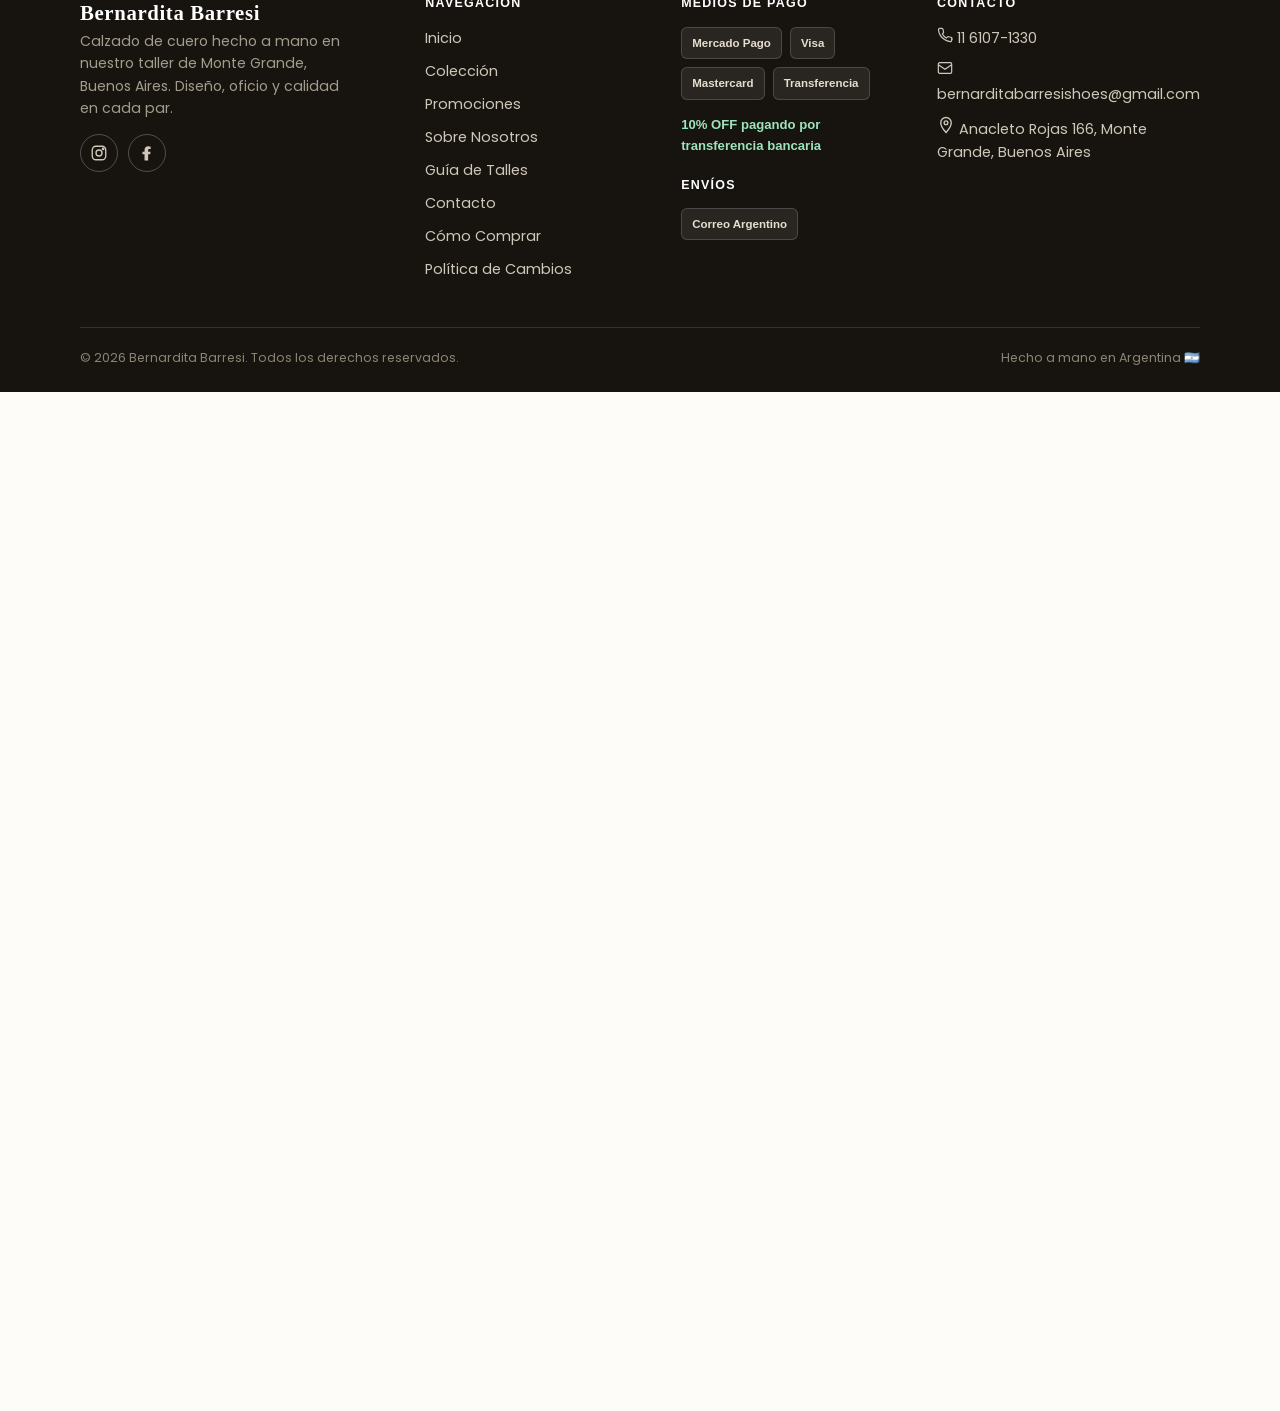
<file: quienes-somos.html>
<!DOCTYPE html>
<html lang="es-AR">
<head>
<meta charset="UTF-8">
<title>Sobre nosotros — Bernardita Barresi</title>
<meta http-equiv="refresh" content="0; url=sobre-nosotros.html">
<link rel="canonical" href="sobre-nosotros.html">
</head>
<body>
<p>Esta página se mudó a <a href="sobre-nosotros.html">Sobre nosotros</a>.</p>
</body>
</html>
</file>
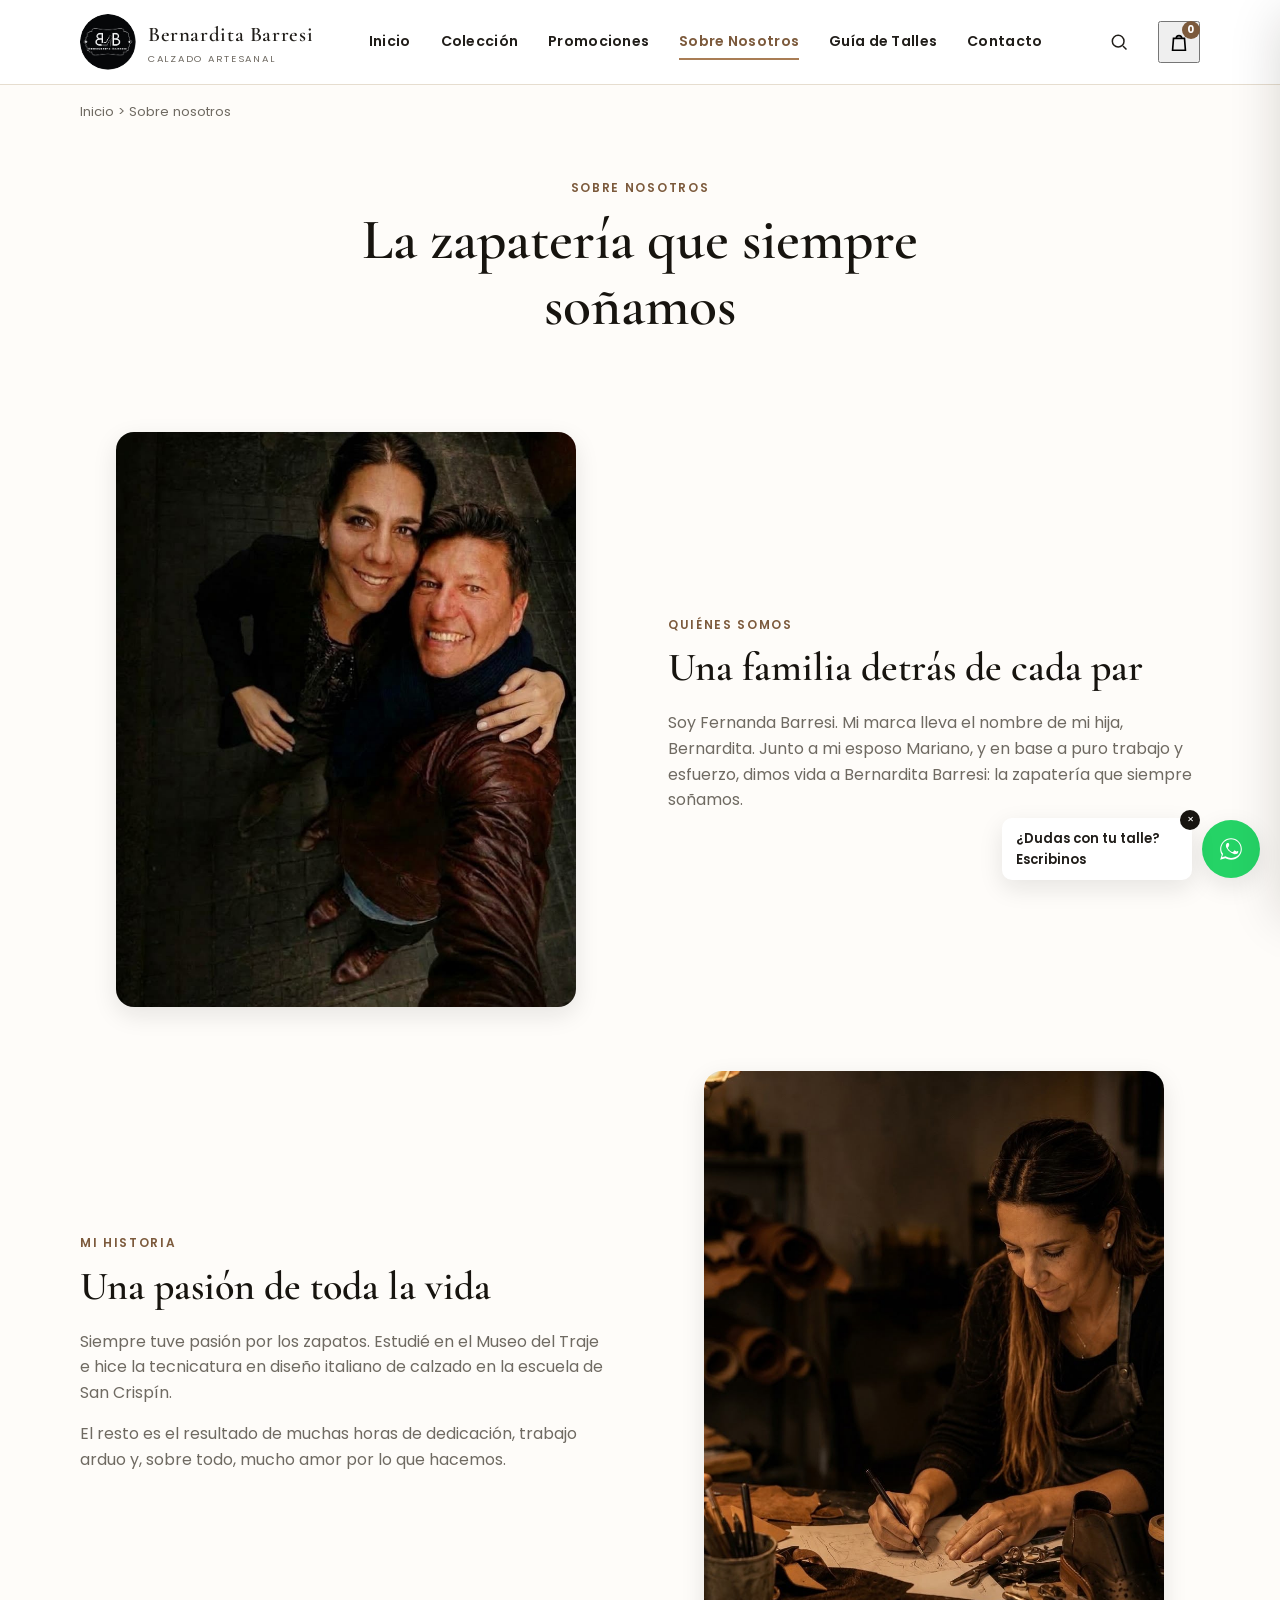
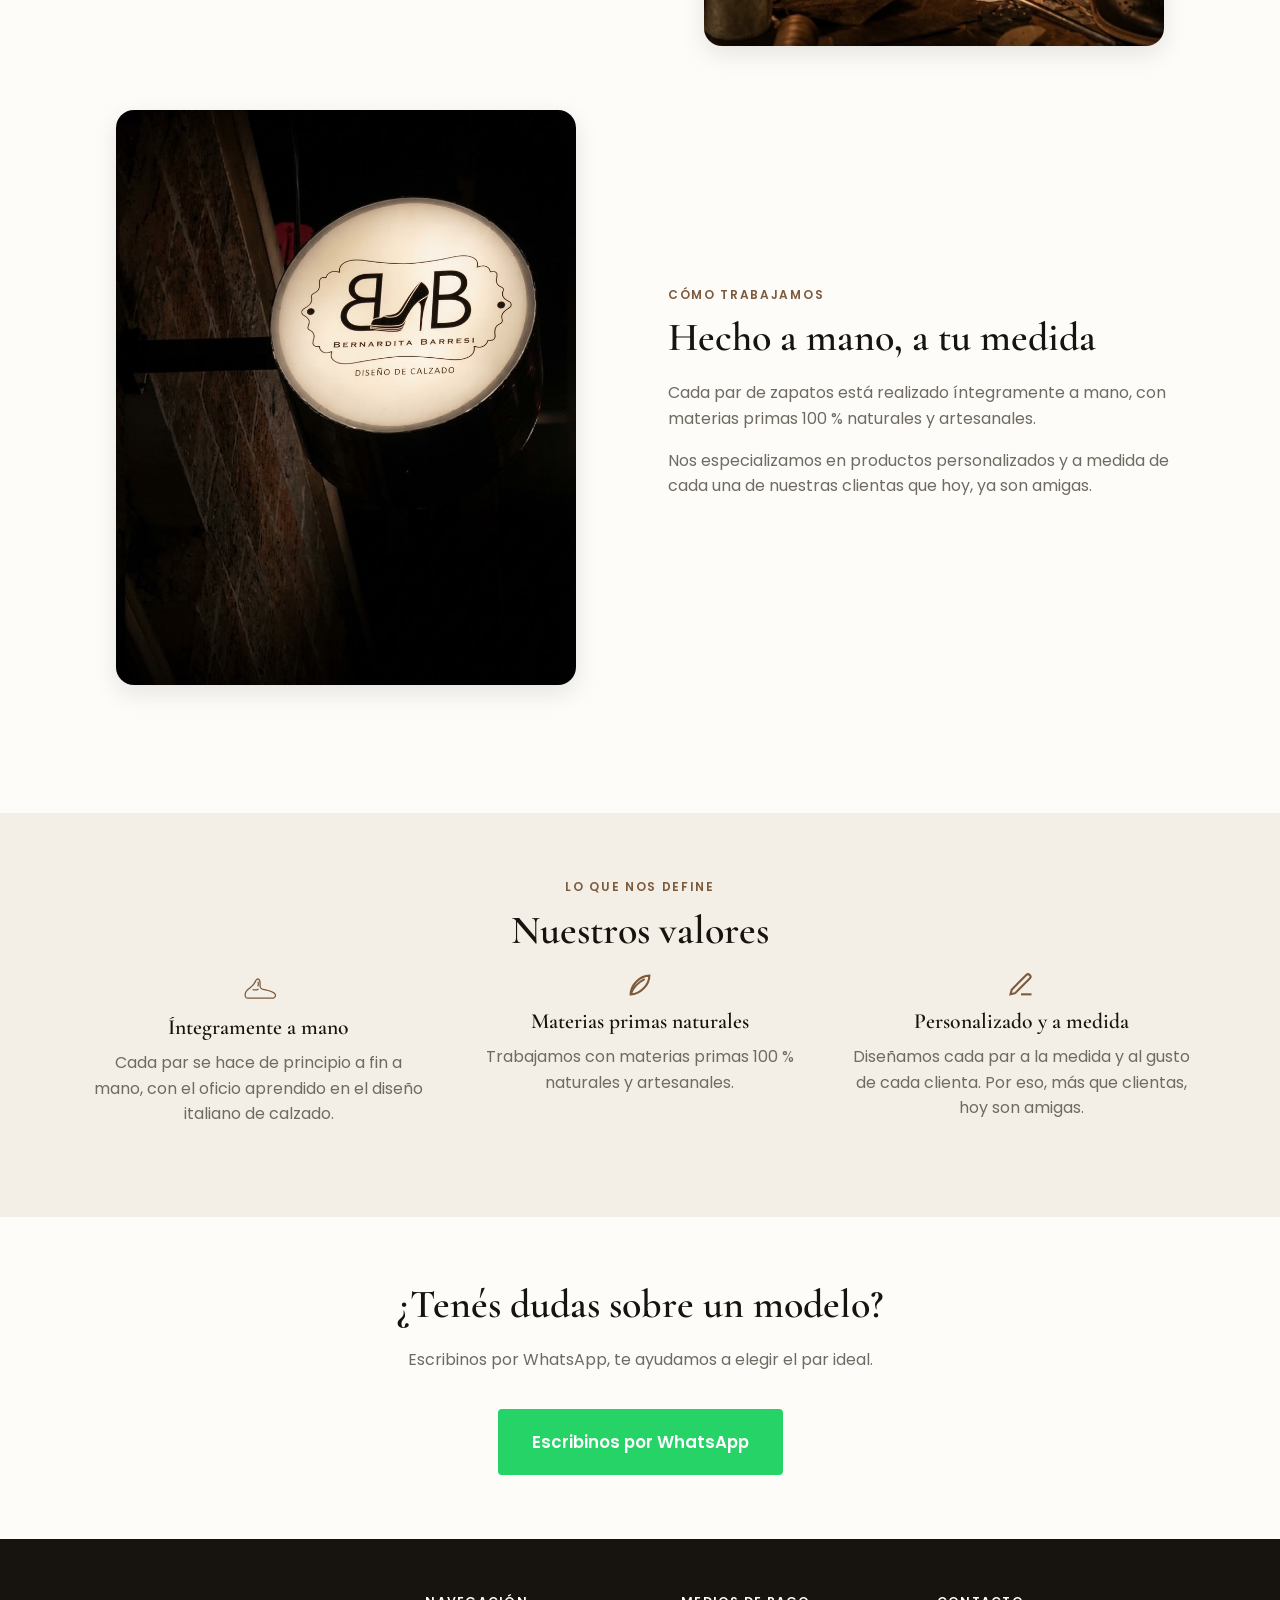
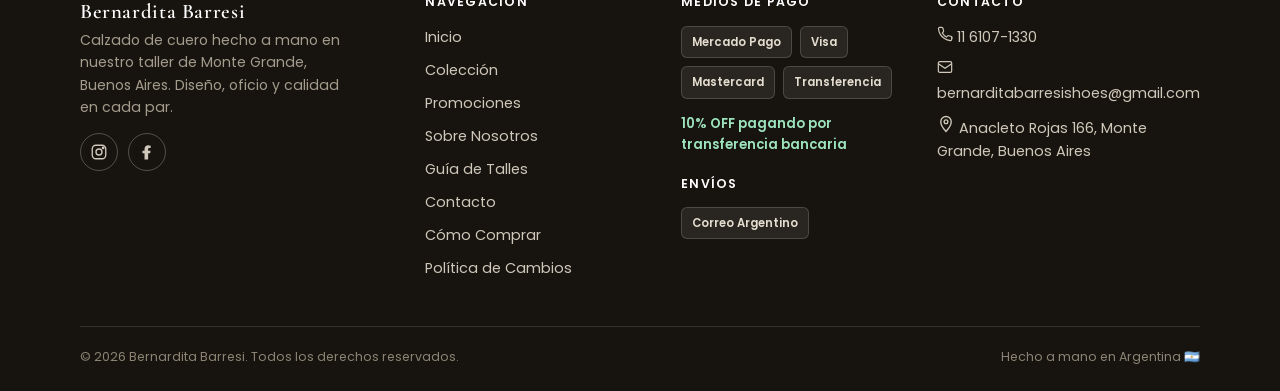
<file: sobre-nosotros.html>
<!DOCTYPE html>
<html lang="es-AR">
<head>
<meta charset="UTF-8">
<meta name="viewport" content="width=device-width, initial-scale=1.0">
<title>Sobre nosotros — Bernardita Barresi</title>
<meta name="description" content="Soy Fernanda Barresi. Conocé la historia de Bernardita Barresi, la zapatería familiar de calzado hecho íntegramente a mano y a medida.">
<link rel="preconnect" href="https://fonts.googleapis.com">
<link href="https://fonts.googleapis.com/css2?family=Cormorant+Garamond:wght@500;600;700&family=Poppins:wght@400;500;600;700&display=swap" rel="stylesheet">
<link rel="stylesheet" href="assets/css/style.css">
</head>
<body>

<div id="site-header"></div>

<main>
  <div class="container">
    <nav class="breadcrumb"><a href="index.html">Inicio</a> &gt; Sobre nosotros</nav>
  </div>

  <section class="section-tight" style="padding-bottom:0;">
    <div class="container" style="text-align:center;max-width:720px;">
      <span class="eyebrow">Sobre nosotros</span>
      <h1>La zapatería que siempre soñamos</h1>
    </div>
  </section>

  <section class="section">
    <div class="container">
      <div class="story-block">
        <figure class="story-media story-photo">
          <img src="images/nosotros/fernanda-y-mariano.jpg" alt="Fernanda Barresi y su esposo Mariano" width="880" height="1188">
        </figure>
        <div>
          <span class="eyebrow">Quiénes somos</span>
          <h2>Una familia detrás de cada par</h2>
          <p style="color:var(--color-text-muted);">
            Soy Fernanda Barresi. Mi marca lleva el nombre de mi hija, Bernardita. Junto a mi esposo Mariano, y en base a puro trabajo y esfuerzo, dimos vida a Bernardita Barresi: la zapatería que siempre soñamos.
          </p>
        </div>
      </div>

      <div class="story-block reverse">
        <figure class="story-media story-photo">
          <img src="images/nosotros/fernanda-disenando.jpg" alt="Fernanda dibujando el diseño de un zapato en el taller" width="896" height="1191" loading="lazy">
        </figure>
        <div>
          <span class="eyebrow">Mi historia</span>
          <h2>Una pasión de toda la vida</h2>
          <p style="color:var(--color-text-muted);">
            Siempre tuve pasión por los zapatos. Estudié en el Museo del Traje e hice la tecnicatura en diseño italiano de calzado en la escuela de San Crispín.
          </p>
          <p style="color:var(--color-text-muted);">
            El resto es el resultado de muchas horas de dedicación, trabajo arduo y, sobre todo, mucho amor por lo que hacemos.
          </p>
        </div>
      </div>

      <div class="story-block">
        <figure class="story-media story-photo">
          <img src="images/nosotros/cartel-local.jpg" alt="Cartel iluminado de Bernardita Barresi, diseño de calzado" width="880" height="1194" loading="lazy">
        </figure>
        <div>
          <span class="eyebrow">Cómo trabajamos</span>
          <h2>Hecho a mano, a tu medida</h2>
          <p style="color:var(--color-text-muted);">
            Cada par de zapatos está realizado íntegramente a mano, con materias primas 100 % naturales y artesanales.
          </p>
          <p style="color:var(--color-text-muted);">
            Nos especializamos en productos personalizados y a medida de cada una de nuestras clientas que hoy, ya son amigas.
          </p>
        </div>
      </div>
    </div>
  </section>

  <section class="section" style="background:var(--color-bg-alt);">
    <div class="container">
      <span class="eyebrow" style="display:block;text-align:center;">Lo que nos define</span>
      <h2 class="section-title" style="text-align:center;">Nuestros valores</h2>
      <div class="values-grid">
        <div class="value-card">
          <div class="value-icon"></div>
          <h3>Íntegramente a mano</h3>
          <p style="color:var(--color-text-muted);">Cada par se hace de principio a fin a mano, con el oficio aprendido en el diseño italiano de calzado.</p>
        </div>
        <div class="value-card">
          <div class="value-icon"></div>
          <h3>Materias primas naturales</h3>
          <p style="color:var(--color-text-muted);">Trabajamos con materias primas 100 % naturales y artesanales.</p>
        </div>
        <div class="value-card">
          <div class="value-icon"></div>
          <h3>Personalizado y a medida</h3>
          <p style="color:var(--color-text-muted);">Diseñamos cada par a la medida y al gusto de cada clienta. Por eso, más que clientas, hoy son amigas.</p>
        </div>
      </div>
    </div>
  </section>

  <section class="section">
    <div class="container" style="text-align:center;">
      <h2>¿Tenés dudas sobre un modelo?</h2>
      <p class="section-subtitle">Escribinos por WhatsApp, te ayudamos a elegir el par ideal.</p>
      <a id="cta-wa" class="btn btn-whatsapp btn-lg" target="_blank" rel="noopener">Escribinos por WhatsApp</a>
    </div>
  </section>
</main>

<div id="wa-float" class="wa-float"></div>
<div id="site-footer"></div>

<script src="assets/js/products.js"></script>
<script src="assets/js/pixel.js"></script>
<script src="assets/js/ui.js"></script>
<script src="assets/js/cart.js"></script>
<script src="assets/js/layout.js"></script>
<script>
  renderHeader("sobre-nosotros");
  renderFooter();
  document.querySelectorAll(".value-icon")[0].innerHTML = ICONS.shoe;
  document.querySelectorAll(".value-icon")[1].innerHTML = ICONS.leaf;
  document.querySelectorAll(".value-icon")[2].innerHTML = ICONS.pen;
  document.getElementById("cta-wa").href = `https://wa.me/${WHATSAPP_NUMBER}?text=${encodeURIComponent("Hola! Quería hacerles una consulta 😊")}`;
</script>
</body>
</html>
</file>
<file: assets/css/style.css>
/* ==========================================================================
   Bernardita Barresi — Design System
   ========================================================================== */

:root {
  --color-bg: #fefcf9;
  --color-bg-alt: #f4efe6;
  --color-surface: #ffffff;
  --color-text: #201d19;
  --color-text-muted: #6f6a62;
  --color-border: #e6ddcf;
  --color-accent: #a97d55;
  --color-accent-dark: #7c5a3c;
  --color-black: #17140f;
  --color-success: #3f7a5c;
  --color-success-bg: #e9f3ee;
  --color-warning: #b5732a;
  --color-warning-bg: #fbf0e2;
  --color-danger: #b3402f;

  --font-heading: "Cormorant Garamond", Georgia, serif;
  --font-body: "Poppins", -apple-system, BlinkMacSystemFont, "Segoe UI", sans-serif;

  --radius-sm: 4px;
  --radius-md: 10px;
  --radius-lg: 18px;
  --shadow-sm: 0 1px 3px rgba(23, 20, 15, 0.08);
  --shadow-md: 0 8px 24px rgba(23, 20, 15, 0.10);
  --shadow-lg: 0 16px 48px rgba(23, 20, 15, 0.16);

  --container: 1160px;
}

* { box-sizing: border-box; }
html { scroll-behavior: smooth; }

body {
  margin: 0;
  font-family: var(--font-body);
  color: var(--color-text);
  background: var(--color-bg);
  line-height: 1.6;
  -webkit-font-smoothing: antialiased;
}

img { max-width: 100%; display: block; }
a { color: inherit; text-decoration: none; }
button { font-family: inherit; cursor: pointer; }
ul { margin: 0; padding: 0; list-style: none; }

h1, h2, h3, h4 {
  font-family: var(--font-heading);
  font-weight: 600;
  line-height: 1.15;
  margin: 0 0 0.5em;
  color: var(--color-black);
}
h1 { font-size: clamp(2.2rem, 4vw + 1rem, 3.6rem); }
h2 { font-size: clamp(1.7rem, 2.5vw + 1rem, 2.5rem); }
h3 { font-size: 1.35rem; }
p { margin: 0 0 1em; }

.container {
  max-width: var(--container);
  margin: 0 auto;
  padding: 0 20px;
}

.section { padding: 64px 0; }
.section-tight { padding: 36px 0; }

.section-title {
  text-align: center;
  margin-bottom: 8px;
}
.section-subtitle {
  text-align: center;
  color: var(--color-text-muted);
  max-width: 560px;
  margin: 0 auto 36px;
}
.eyebrow {
  display: inline-block;
  font-size: 0.75rem;
  letter-spacing: 0.14em;
  text-transform: uppercase;
  color: var(--color-accent-dark);
  font-weight: 600;
  margin-bottom: 10px;
}

/* ---------- Buttons ---------- */
.btn {
  display: inline-flex;
  align-items: center;
  justify-content: center;
  gap: 8px;
  padding: 15px 28px;
  border-radius: var(--radius-sm);
  font-weight: 600;
  font-size: 0.95rem;
  border: 2px solid var(--color-black);
  min-height: 50px;
  transition: transform 0.15s ease, background 0.15s ease, color 0.15s ease, box-shadow .15s ease;
}
.btn-primary {
  background: var(--color-black);
  color: #fff;
}
.btn-primary:hover { background: var(--color-accent-dark); border-color: var(--color-accent-dark); }
.btn-secondary {
  background: transparent;
  color: var(--color-black);
}
.btn-secondary:hover { background: var(--color-black); color: #fff; }
.btn-whatsapp {
  background: #25d366;
  border-color: #25d366;
  color: #fff;
}
.btn-whatsapp:hover { background: #1eb857; border-color: #1eb857; }
.btn-block { width: 100%; }
.btn-lg { padding: 18px 32px; font-size: 1.05rem; min-height: 56px; }
.btn:disabled { opacity: 0.45; cursor: not-allowed; }
.btn:active { transform: scale(0.98); }

.link-underline {
  text-decoration: underline;
  text-underline-offset: 3px;
  font-weight: 600;
}

/* ---------- Header ---------- */
#site-header {
  position: sticky;
  top: 0;
  z-index: 50;
}
.site-header {
  background: var(--color-surface);
  border-bottom: 1px solid var(--color-border);
  position: sticky;
  top: 0;
  z-index: 50;
}
.site-header .container {
  display: flex;
  align-items: center;
  justify-content: space-between;
  padding-top: 14px;
  padding-bottom: 14px;
  gap: 20px;
}
.brand {
  display: flex;
  align-items: center;
  gap: 12px;
  font-family: var(--font-heading);
}
.brand-mark {
  width: 56px;
  height: 56px;
  border-radius: 50%;
  flex-shrink: 0;
}
.brand-name {
  font-size: 1.3rem;
  font-weight: 600;
  letter-spacing: 0.03em;
  white-space: nowrap;
}
.brand-sub {
  display: block;
  font-family: var(--font-body);
  font-size: 0.6rem;
  letter-spacing: 0.18em;
  color: var(--color-text-muted);
  text-transform: uppercase;
}

.main-nav {
  display: flex;
  align-items: center;
  gap: 30px;
}
.main-nav a {
  font-size: 0.88rem;
  font-weight: 600;
  letter-spacing: 0.02em;
  color: var(--color-text);
  padding: 6px 0;
  border-bottom: 2px solid transparent;
  white-space: nowrap;
}
.main-nav a:hover,
.main-nav a[aria-current="page"] {
  border-bottom-color: var(--color-accent);
  color: var(--color-accent-dark);
}

.header-actions {
  display: flex;
  align-items: center;
  gap: 18px;
}
.icon-btn {
  position: relative;
  display: inline-flex;
  align-items: center;
  justify-content: center;
  width: 42px;
  height: 42px;
}
.cart-count {
  position: absolute;
  top: -2px;
  right: -2px;
  background: var(--color-accent-dark);
  color: #fff;
  font-size: 0.65rem;
  font-weight: 700;
  min-width: 18px;
  height: 18px;
  border-radius: 50%;
  display: flex;
  align-items: center;
  justify-content: center;
  padding: 0 3px;
}
.nav-toggle {
  display: none;
  background: none;
  border: none;
  width: 42px;
  height: 42px;
  align-items: center;
  justify-content: center;
}

/* ---------- Hero slider (pantalla completa) ---------- */
.hero-slider {
  position: relative;
  width: 100%;
  height: calc(100vh - var(--chrome-h, 0px));
  height: calc(100svh - var(--chrome-h, 0px));
  min-height: 480px;
  overflow: hidden;
  background: var(--color-bg-alt);
}
.hero-slider-track {
  display: flex;
  width: 100%;
  height: 100%;
  transition: transform 0.9s cubic-bezier(0.65, 0, 0.35, 1);
}
.hero-slide {
  position: relative;
  flex: 0 0 100%;
  height: 100%;
}
.hero-slide picture,
.hero-slide img {
  display: block;
  width: 100%;
  height: 100%;
  object-fit: cover;
  /* El calzado suele quedar en la mitad inferior de la foto: sesgamos el
     recorte hacia abajo para que un hero muy ancho/bajo no lo corte. */
  object-position: center 72%;
}
.hero-slide-fallback-bg,
.hero-slide-fallback-badge {
  display: none;
}
.hero-slide-fallback-bg {
  position: absolute;
  inset: 0;
  align-items: center;
  justify-content: center;
  background: linear-gradient(135deg, var(--hue-a, #e9ddc9), var(--hue-b, #cbb495));
}
.hero-slide-fallback-bg svg { width: 70px; height: 70px; opacity: 0.45; color: rgba(23, 20, 15, 0.6); }
.hero-slide-fallback-badge {
  position: absolute;
  top: 16px;
  left: 50%;
  transform: translateX(-50%);
  z-index: 3;
  max-width: calc(100% - 32px);
  align-items: center;
  justify-content: center;
  flex-wrap: wrap;
  gap: 6px 10px;
  background: rgba(23, 20, 15, 0.62);
  color: #fff;
  padding: 8px 16px;
  border-radius: 30px;
  font-size: 0.74rem;
  font-weight: 600;
  text-align: center;
}
.hero-slide-fallback-badge code {
  background: rgba(255, 255, 255, 0.2);
  padding: 2px 7px;
  border-radius: 4px;
  font-weight: 500;
  font-size: 0.7rem;
}
.hero-slide.img-missing picture { visibility: hidden; }
.hero-slide.img-missing .hero-slide-fallback-bg,
.hero-slide.img-missing .hero-slide-fallback-badge { display: flex; }

.hero-overlay {
  position: absolute;
  inset: 0;
  background: linear-gradient(to bottom, rgba(15, 12, 8, 0.72) 0%, rgba(15, 12, 8, 0.4) 38%, rgba(15, 12, 8, 0.05) 62%, rgba(15, 12, 8, 0) 75%);
  pointer-events: none;
}
.hero-content {
  position: absolute;
  left: 0;
  right: 0;
  top: 0;
  z-index: 2;
  padding: 48px 20px 0;
  color: #fff;
}
.hero-content .container { max-width: var(--container); margin: 0 auto; }
.hero-content .eyebrow-light { color: #f1e4d3; text-shadow: 0 1px 8px rgba(0, 0, 0, 0.5); }
.hero-content h1 { color: #fff; max-width: 640px; text-shadow: 0 2px 16px rgba(0, 0, 0, 0.45), 0 1px 4px rgba(0, 0, 0, 0.35); }
.hero-content p { color: rgba(255, 255, 255, 0.92); max-width: 480px; font-size: 1.08rem; text-shadow: 0 1px 10px rgba(0, 0, 0, 0.4); }
.hero-cta { display: flex; gap: 14px; margin-top: 24px; flex-wrap: wrap; align-items: center; }
.btn-outline-light { border-color: #fff; color: #fff; background: transparent; }
.btn-outline-light:hover { background: #fff; color: var(--color-black); }

.hero-dots {
  position: absolute;
  left: 0;
  right: 0;
  bottom: 20px;
  z-index: 3;
  display: flex;
  justify-content: center;
  gap: 8px;
}
.hero-dot {
  width: 9px;
  height: 9px;
  border-radius: 50%;
  border: 1.5px solid rgba(255, 255, 255, 0.8);
  background: transparent;
  padding: 0;
}
.hero-dot[aria-current="true"] { background: #fff; }
.hero-arrow {
  position: absolute;
  top: 50%;
  transform: translateY(-50%);
  z-index: 3;
  width: 44px;
  height: 44px;
  border-radius: 50%;
  border: 1px solid rgba(255, 255, 255, 0.5);
  background: rgba(23, 20, 15, 0.3);
  color: #fff;
  font-size: 1.4rem;
  line-height: 1;
  display: flex;
  align-items: center;
  justify-content: center;
}
.hero-arrow:hover { background: rgba(23, 20, 15, 0.55); }
.hero-arrow-prev { left: 16px; }
.hero-arrow-next { right: 16px; }

/* ---------- Placeholder media block ---------- */
.ph-media {
  position: relative;
  display: flex;
  align-items: center;
  justify-content: center;
  background: linear-gradient(135deg, var(--hue-a, #e9ddc9), var(--hue-b, #cbb495));
  color: rgba(23, 20, 15, 0.55);
  aspect-ratio: var(--ar, 1/1);
  overflow: hidden;
}
.ph-media svg { width: 34%; height: 34%; opacity: 0.75; }
.ph-media .ph-tag {
  position: absolute;
  bottom: 8px;
  left: 8px;
  background: rgba(23, 20, 15, 0.65);
  color: #fff;
  font-size: 0.62rem;
  letter-spacing: 0.06em;
  text-transform: uppercase;
  padding: 3px 8px;
  border-radius: 4px;
  font-weight: 600;
}

/* ---------- Product cards / grid ---------- */
.product-grid {
  display: grid;
  grid-template-columns: repeat(4, 1fr);
  gap: 24px;
}
.product-card {
  background: var(--color-surface);
  border: 1px solid var(--color-border);
  border-radius: var(--radius-md);
  overflow: hidden;
  display: flex;
  flex-direction: column;
  transition: box-shadow .2s ease, transform .2s ease;
}
.product-card:hover { box-shadow: var(--shadow-md); transform: translateY(-3px); }
.product-card-media { position: relative; --ar: 4/5; }
.product-badge {
  position: absolute;
  top: 10px;
  left: 10px;
  background: var(--color-warning-bg);
  color: var(--color-warning);
  font-size: 0.68rem;
  font-weight: 700;
  padding: 4px 9px;
  border-radius: 20px;
  z-index: 2;
}
.product-card-body { padding: 16px 16px 18px; display: flex; flex-direction: column; gap: 6px; flex: 1; }
.product-colors { font-size: 0.72rem; color: var(--color-text-muted); }
.product-name { font-family: var(--font-heading); font-size: 1.15rem; font-weight: 600; }
.product-price { font-weight: 700; font-size: 1.05rem; }
.product-price-transfer { font-size: 0.75rem; color: var(--color-success); font-weight: 600; }
.product-card .btn { margin-top: auto; }

.product-img { display: block; width: 100%; height: auto; aspect-ratio: 4 / 5; object-fit: cover; background: var(--color-bg-alt); }
.product-card-media { display: block; overflow: hidden; }
.product-card-media .product-img { transition: transform .3s ease; }
.product-card:hover .product-card-media .product-img { transform: scale(1.03); }
.product-price-ask { font-weight: 600; font-size: 0.9rem; color: var(--color-accent-dark); }
.price-ask { font-weight: 600; font-size: 1.05rem; color: var(--color-accent-dark); }
.gallery-main .product-img { border-radius: var(--radius-lg); }
.gallery-thumbs { flex-wrap: wrap; }
.gallery-thumb { padding: 0; border: 2px solid transparent; border-radius: var(--radius-sm); background: none; overflow: hidden; width: 72px; height: 72px; flex-shrink: 0; }
.gallery-thumb img { width: 100%; height: 100%; object-fit: cover; display: block; }
.gallery-thumb.active { border-color: var(--color-black); }
.cart-item-img { width: 72px; height: 72px; object-fit: cover; border-radius: var(--radius-sm); flex-shrink: 0; }

/* ---------- Calculadora de talle (ficha de producto) ---------- */
.size-finder {
  background: var(--color-bg-alt);
  border: 1px solid var(--color-border);
  border-radius: var(--radius-lg);
  padding: 26px 24px;
  margin: 0 0 26px;
}
.size-finder-head { display: flex; gap: 14px; align-items: flex-start; margin-bottom: 18px; }
.size-finder-icon {
  width: 48px; height: 48px; border-radius: 50%; flex-shrink: 0;
  background: var(--color-black); color: #fff;
  display: flex; align-items: center; justify-content: center;
}
.size-finder-head h2 { font-size: 1.6rem; margin: 0 0 4px; }
.size-finder-head p { margin: 0; color: var(--color-text-muted); font-size: 0.92rem; }
.size-finder-label { display: block; font-weight: 700; font-size: 1rem; margin-bottom: 8px; }
.size-finder-input { position: relative; max-width: 240px; }
.size-finder-input input {
  width: 100%; font: inherit; font-size: 1.3rem; font-weight: 600;
  padding: 12px 48px 12px 16px; min-height: 56px;
  border: 2px solid var(--color-black); border-radius: var(--radius-md); background: #fff; color: var(--color-text);
}
.size-finder-input input:focus { outline: 3px solid var(--color-accent); outline-offset: 2px; }
.size-finder-input span { position: absolute; right: 16px; top: 50%; transform: translateY(-50%); font-weight: 600; color: var(--color-text-muted); }
.size-finder-result { margin: 16px 0 18px; font-size: 1.05rem; min-height: 1.6em; }
.size-finder-result small { display: block; margin-top: 6px; font-size: 0.85rem; color: var(--color-text-muted); }
.size-finder-result.is-ok { font-weight: 600; }
.size-finder-result.is-ok span { font-weight: 400; color: var(--color-text-muted); }
.size-finder-result.is-warn { color: var(--color-text); }
.size-finder-big { font-family: var(--font-heading); font-size: 2.6rem; line-height: 1; color: var(--color-accent-dark); vertical-align: -0.1em; margin: 0 4px; }
.size-finder-table { width: 100%; border-collapse: collapse; background: #fff; border-radius: var(--radius-md); overflow: hidden; }
.size-finder-table th { text-align: left; font-size: 0.75rem; letter-spacing: 0.08em; text-transform: uppercase; color: var(--color-text-muted); padding: 12px 16px; border-bottom: 1px solid var(--color-border); }
.size-finder-table td { padding: 13px 16px; border-bottom: 1px solid var(--color-border); font-size: 0.98rem; }
.size-finder-table td:first-child { font-weight: 700; width: 30%; }
.size-finder-table tr:last-child td { border-bottom: none; }
.size-finder-table tr.is-match td { background: var(--color-black); color: #fff; }
.size-finder-how { margin-top: 16px; font-size: 0.9rem; }
.size-finder-how summary { cursor: pointer; font-weight: 700; color: var(--color-accent-dark); }
.size-finder-how ol { padding-left: 20px; margin: 10px 0; }
.size-finder-how li { margin-bottom: 4px; }
.size-finder-how p { color: var(--color-text-muted); margin: 0; }
.option-label button { display: inline-flex; align-items: center; gap: 4px; }

/* ---------- Filters ---------- */
.filter-bar {
  display: flex;
  gap: 10px;
  flex-wrap: wrap;
  margin-bottom: 30px;
}
.chip {
  padding: 9px 18px;
  border-radius: 30px;
  border: 1.5px solid var(--color-border);
  font-size: 0.85rem;
  font-weight: 600;
  background: #fff;
}
.chip[aria-pressed="true"] {
  background: var(--color-black);
  border-color: var(--color-black);
  color: #fff;
}

/* ---------- Sections: story / trust / testimonials ---------- */
.split {
  display: grid;
  grid-template-columns: 1fr 1fr;
  gap: 56px;
  align-items: center;
}
.split-media { border-radius: var(--radius-lg); overflow: hidden; box-shadow: var(--shadow-md); }
.map-link { position: relative; display: block; }
.map-link img { width: 100%; height: auto; aspect-ratio: 4 / 3; object-fit: cover; object-position: 48% 47%; transition: transform .3s ease; }
.map-link:hover img { transform: scale(1.03); }
.map-cta {
  position: absolute; left: 50%; bottom: 16px; transform: translateX(-50%);
  background: var(--color-black); color: #fff; font-weight: 600; font-size: 0.88rem;
  padding: 10px 18px; border-radius: var(--radius-pill); white-space: nowrap; box-shadow: var(--shadow-md);
}
.split-photo { width: 100%; height: auto; aspect-ratio: 4 / 3; object-fit: cover; object-position: 50% 32%; }

.trust-grid {
  display: grid;
  grid-template-columns: repeat(3, 1fr);
  gap: 24px;
}
.trust-card {
  background: var(--color-surface);
  border: 1px solid var(--color-border);
  border-radius: var(--radius-md);
  padding: 28px 24px;
  text-align: center;
}
.trust-card svg { color: var(--color-accent-dark); margin-bottom: 12px; }
.trust-card h3 { font-size: 1.05rem; margin-bottom: 6px; }
.trust-card p { color: var(--color-text-muted); font-size: 0.9rem; margin: 0; }

.testimonial-grid {
  display: grid;
  grid-template-columns: repeat(3, 1fr);
  gap: 22px;
}
.testimonial-card {
  background: var(--color-surface);
  border: 1px solid var(--color-border);
  border-radius: var(--radius-md);
  padding: 24px;
}
/* Reseñas en movimiento (home) */
.testimonial-marquee {
  overflow: hidden;
  padding: 4px 0 8px;
  -webkit-mask-image: linear-gradient(to right, transparent, #000 6%, #000 94%, transparent);
  mask-image: linear-gradient(to right, transparent, #000 6%, #000 94%, transparent);
}
.testimonial-track {
  display: flex;
  gap: 22px;
  width: max-content;
  animation: testimonial-scroll 60s linear infinite;
}
.testimonial-marquee:hover .testimonial-track { animation-play-state: paused; }
.testimonial-track .testimonial-card { width: 340px; flex-shrink: 0; }
.stars-off { color: var(--color-border); }
@keyframes testimonial-scroll {
  from { transform: translateX(0); }
  to { transform: translateX(calc(-50% - 11px)); }
}
@media (prefers-reduced-motion: reduce) {
  .testimonial-marquee { overflow-x: auto; }
  .testimonial-track { animation: none; }
}
@media (max-width: 720px) {
  .testimonial-track .testimonial-card { width: 280px; }
}
.stars { color: var(--color-accent); letter-spacing: 2px; margin-bottom: 10px; font-size: 0.95rem; }
.testimonial-name { font-weight: 700; margin-top: 12px; font-size: 0.88rem; }
.testimonial-role { color: var(--color-text-muted); font-size: 0.78rem; }

/* ---------- Beneficios (home) ---------- */
.benefits { background: var(--color-bg-alt); padding: 88px 0; }
.benefits-grid {
  display: grid;
  grid-template-columns: repeat(3, 1fr);
  gap: 24px;
}
.benefit-card {
  background: var(--color-surface);
  border: 1px solid var(--color-border);
  border-radius: var(--radius-md);
  padding: 36px 30px;
  display: flex;
  flex-direction: column;
  align-items: flex-start;
  transition: box-shadow .2s ease, transform .2s ease;
}
.benefit-card:hover { box-shadow: var(--shadow-md); transform: translateY(-3px); }
.benefit-icon {
  width: 60px;
  height: 60px;
  border-radius: 50%;
  background: var(--color-bg-alt);
  color: var(--color-accent-dark);
  display: flex;
  align-items: center;
  justify-content: center;
  margin-bottom: 20px;
}
.benefit-icon svg { width: 28px; height: 28px; }
.benefit-icon[data-icon="shoe"] svg { width: 34px; height: 34px; stroke-width: 2.4; }
.benefit-card h3 { font-size: 1.5rem; margin-bottom: 10px; }
.benefit-card p { color: var(--color-text-muted); font-size: 0.95rem; margin: 0; }
.benefit-card-featured { background: var(--color-black); border-color: var(--color-black); }
.benefit-card-featured .benefit-icon { background: rgba(255, 255, 255, 0.1); color: #f1e4d3; }
.benefit-card-featured h3 { color: #fff; }
.benefit-card-featured p { color: #cfc8ba; }
.benefit-link {
  margin-top: 18px;
  font-weight: 600;
  font-size: 0.9rem;
  color: #f1e4d3;
  text-decoration: underline;
  text-underline-offset: 4px;
}
.benefit-link:hover { color: #fff; }

/* ---------- Payment / shipping strip ---------- */
.transfer-banner {
  background: var(--color-success-bg);
  border: 1px solid #cfe6da;
  color: var(--color-success);
  border-radius: var(--radius-md);
  padding: 14px 18px;
  font-weight: 600;
  font-size: 0.9rem;
  display: flex;
  align-items: center;
  gap: 10px;
}

/* ---------- Footer ---------- */
.site-footer {
  background: var(--color-black);
  color: #cfc8ba;
  padding: 56px 0 24px;
  font-size: 0.9rem;
}
.footer-grid {
  display: grid;
  grid-template-columns: 1.4fr 1fr 1fr 1fr;
  gap: 32px;
  padding-bottom: 36px;
  border-bottom: 1px solid rgba(255,255,255,0.12);
}
.footer-grid h4 {
  color: #fff;
  font-family: var(--font-body);
  font-size: 0.78rem;
  letter-spacing: 0.1em;
  text-transform: uppercase;
  margin-bottom: 16px;
}
.footer-grid li { margin-bottom: 10px; }
.footer-grid a:hover { color: #fff; }
.footer-brand p { color: #a39c8d; font-size: 0.88rem; max-width: 280px; }
.footer-social { display: flex; gap: 10px; margin-top: 14px; }
.footer-social a {
  width: 38px; height: 38px; border-radius: 50%;
  border: 1px solid rgba(255,255,255,0.25);
  display: flex; align-items: center; justify-content: center;
}
.pay-badges { display: flex; gap: 8px; flex-wrap: wrap; margin-top: 8px; }
.pay-badges span {
  background: rgba(255,255,255,0.08);
  border: 1px solid rgba(255,255,255,0.16);
  border-radius: 6px;
  padding: 6px 10px;
  font-size: 0.72rem;
  font-weight: 600;
  color: #e5ded0;
}
.footer-bottom {
  display: flex;
  justify-content: space-between;
  padding-top: 20px;
  font-size: 0.78rem;
  color: #8b8474;
  flex-wrap: wrap;
  gap: 10px;
}

/* ---------- Floating WhatsApp ---------- */
.wa-float {
  position: fixed;
  right: 20px;
  bottom: 20px;
  z-index: 90;
  display: flex;
  align-items: center;
  gap: 10px;
}
.wa-teaser {
  background: #fff;
  border-radius: var(--radius-md);
  box-shadow: var(--shadow-md);
  padding: 10px 14px;
  font-size: 0.82rem;
  font-weight: 600;
  max-width: 190px;
  animation: wa-in 0.4s ease 1.2s both;
  position: relative;
}
.wa-teaser button {
  position: absolute;
  top: -8px;
  right: -8px;
  background: var(--color-black);
  color: #fff;
  width: 20px;
  height: 20px;
  border-radius: 50%;
  border: none;
  font-size: 0.7rem;
  line-height: 1;
}
.wa-btn {
  width: 58px;
  height: 58px;
  border-radius: 50%;
  background: #25d366;
  display: flex;
  align-items: center;
  justify-content: center;
  box-shadow: var(--shadow-md);
  color: #fff;
  flex-shrink: 0;
}
@keyframes wa-in {
  from { opacity: 0; transform: translateY(8px) scale(0.9); }
  to { opacity: 1; transform: translateY(0) scale(1); }
}

/* ---------- Cart drawer ---------- */
.overlay {
  position: fixed; inset: 0;
  background: rgba(23,20,15,0.45);
  z-index: 100;
  opacity: 0;
  pointer-events: none;
  transition: opacity 0.25s ease;
}
.overlay.open { opacity: 1; pointer-events: auto; }
.cart-drawer {
  position: fixed;
  top: 0; right: 0;
  height: 100%;
  width: min(420px, 92vw);
  background: #fff;
  z-index: 101;
  display: flex;
  flex-direction: column;
  transform: translateX(100%);
  transition: transform 0.3s ease;
  box-shadow: var(--shadow-lg);
}
.cart-drawer.open { transform: translateX(0); }
.cart-drawer-header {
  display: flex; align-items: center; justify-content: space-between;
  padding: 18px 20px;
  border-bottom: 1px solid var(--color-border);
}
.cart-drawer-header button { background: none; border: none; font-size: 1.4rem; line-height: 1; }
.cart-items { flex: 1; overflow-y: auto; padding: 12px 20px; }
.cart-item { display: flex; gap: 12px; padding: 14px 0; border-bottom: 1px solid var(--color-border); }
.cart-item .ph-media { width: 72px; height: 72px; border-radius: var(--radius-sm); flex-shrink: 0; --ar: 1/1; }
.cart-item-info { flex: 1; }
.cart-item-info .name { font-weight: 600; font-size: 0.9rem; }
.cart-item-info .meta { font-size: 0.78rem; color: var(--color-text-muted); }
.qty-control { display: flex; align-items: center; gap: 10px; margin-top: 6px; }
.qty-control button {
  width: 26px; height: 26px; border-radius: 50%; border: 1px solid var(--color-border); background: #fff;
}
.cart-item-remove { font-size: 0.75rem; color: var(--color-danger); font-weight: 600; margin-top: 6px; background: none; border: none; padding: 0; }
.cart-empty { text-align: center; padding: 60px 20px; color: var(--color-text-muted); }
.cart-drawer-footer { padding: 18px 20px 22px; border-top: 1px solid var(--color-border); }
.cart-subtotal { display: flex; justify-content: space-between; font-weight: 700; font-size: 1.05rem; margin-bottom: 6px; }
.cart-drawer-footer .transfer-banner { margin-bottom: 14px; }

/* ---------- Size guide modal ---------- */
.modal {
  position: fixed; inset: 0; z-index: 110;
  display: flex; align-items: center; justify-content: center;
  padding: 20px;
  opacity: 0; pointer-events: none;
  transition: opacity 0.2s ease;
}
.modal.open { opacity: 1; pointer-events: auto; }
.modal-backdrop { position: absolute; inset: 0; background: rgba(23,20,15,0.5); }
.modal-box {
  position: relative;
  background: #fff;
  border-radius: var(--radius-lg);
  max-width: 620px;
  width: 100%;
  max-height: 85vh;
  overflow-y: auto;
  padding: 32px;
}
.modal-box .close-modal {
  position: absolute; top: 16px; right: 16px;
  background: var(--color-bg-alt); border: none; width: 32px; height: 32px; border-radius: 50%;
  font-size: 1rem;
}
.size-table { width: 100%; border-collapse: collapse; margin: 18px 0; }
.size-table th, .size-table td {
  border: 1px solid var(--color-border);
  padding: 9px 10px;
  text-align: center;
  font-size: 0.88rem;
}
.size-table th { background: var(--color-bg-alt); }
.steps-list { counter-reset: step; list-style: none; padding-left: 0; }
.steps-list li {
  counter-increment: step;
  position: relative;
  padding-left: 40px;
  margin-bottom: 16px;
}
.steps-list li::before {
  content: counter(step);
  position: absolute; left: 0; top: -2px;
  width: 28px; height: 28px;
  background: var(--color-black); color: #fff;
  border-radius: 50%;
  display: flex; align-items: center; justify-content: center;
  font-size: 0.85rem; font-weight: 700;
}

/* ---------- Breadcrumb ---------- */
.breadcrumb {
  font-size: 0.82rem;
  color: var(--color-text-muted);
  padding: 16px 0;
}
.breadcrumb a:hover { text-decoration: underline; }

/* ---------- Product page ---------- */
.product-page {
  display: grid;
  grid-template-columns: 1fr 1fr;
  gap: 52px;
}
.gallery-main { --ar: 4/5; border-radius: var(--radius-lg); margin-bottom: 12px; }
.gallery-thumbs { display: flex; gap: 10px; }
.gallery-thumbs .ph-media { --ar: 1/1; width: 78px; border-radius: var(--radius-sm); cursor: pointer; border: 2px solid transparent; }
.gallery-thumbs .ph-media.active { border-color: var(--color-black); }

.product-title-row .eyebrow { display: block; }
.price-row { display: flex; align-items: baseline; gap: 12px; margin: 12px 0 6px; }
.price-row .price { font-size: 1.7rem; font-weight: 700; }
.stock-status { display: inline-flex; align-items: center; gap: 6px; font-size: 0.82rem; font-weight: 600; color: var(--color-success); margin-bottom: 18px; }
.stock-status svg { width: 16px; height: 16px; }

.option-group { margin-bottom: 22px; }
.option-label { display: flex; justify-content: space-between; align-items: center; font-weight: 700; font-size: 0.9rem; margin-bottom: 10px; }
.option-label button { font-size: 0.8rem; font-weight: 600; color: var(--color-accent-dark); background: none; border: none; text-decoration: underline; }
.color-options { display: flex; gap: 10px; }
.color-swatch {
  width: 36px; height: 36px; border-radius: 50%;
  border: 2px solid #fff;
  outline: 2px solid var(--color-border);
  cursor: pointer;
}
.color-swatch[aria-pressed="true"] { outline: 2px solid var(--color-black); }
.size-options { display: flex; gap: 10px; flex-wrap: wrap; }
.size-option {
  min-width: 46px; height: 46px; padding: 0 10px;
  border-radius: var(--radius-sm);
  border: 1.5px solid var(--color-border);
  background: #fff;
  font-weight: 600;
}
.size-option[aria-pressed="true"] { border-color: var(--color-black); background: var(--color-black); color: #fff; }
.size-option[disabled] {
  color: var(--color-text-muted);
  text-decoration: line-through;
  background: repeating-linear-gradient(135deg, #f3efe7, #f3efe7 4px, #ece5d7 4px, #ece5d7 8px);
  cursor: not-allowed;
}
.notify-link { font-size: 0.82rem; margin-top: 8px; }

.product-cta { display: flex; gap: 12px; margin: 26px 0 18px; }
.product-trust {
  display: grid;
  grid-template-columns: repeat(3, 1fr);
  gap: 12px;
  margin: 24px 0;
  padding: 18px 0;
  border-top: 1px solid var(--color-border);
  border-bottom: 1px solid var(--color-border);
}
.product-trust li { display: flex; flex-direction: column; align-items: center; text-align: center; gap: 6px; font-size: 0.76rem; font-weight: 600; }
.product-trust svg { color: var(--color-accent-dark); }

.accordion-item { border-bottom: 1px solid var(--color-border); }
.accordion-trigger {
  width: 100%; display: flex; justify-content: space-between; align-items: center;
  padding: 16px 2px; background: none; border: none; font-weight: 700; font-size: 0.95rem;
}
.accordion-trigger .chevron { transition: transform 0.2s ease; }
.accordion-item[data-open="true"] .chevron { transform: rotate(180deg); }
.accordion-panel {
  max-height: 0;
  overflow: hidden;
  transition: max-height 0.25s ease;
  font-size: 0.9rem;
  color: var(--color-text-muted);
}
.accordion-panel-inner { padding-bottom: 16px; }

.wa-inline {
  display: flex; align-items: center; gap: 12px;
  background: var(--color-bg-alt);
  border-radius: var(--radius-md);
  padding: 14px 16px;
  margin-top: 22px;
  font-size: 0.88rem;
}
.wa-inline svg { color: #25d366; flex-shrink: 0; }

/* Sticky mobile add-to-cart */
.sticky-add { display: none; }

/* ---------- Story / quienes somos ---------- */
.story-block { display: grid; grid-template-columns: 1fr 1fr; gap: 56px; align-items: center; margin-bottom: 64px; }
.story-block.reverse .story-media { order: 2; }
.story-photo { margin: 0; border-radius: var(--radius-lg); overflow: hidden; box-shadow: var(--shadow-md); max-width: 460px; justify-self: center; width: 100%; }
.story-photo img { width: 100%; height: auto; aspect-ratio: 4 / 5; object-fit: cover; }
.values-grid { display: grid; grid-template-columns: repeat(3, 1fr); gap: 24px; }
.value-card { text-align: center; padding: 10px; }
.value-card svg { color: var(--color-accent-dark); margin-bottom: 10px; width: 28px; height: 28px; }
.value-icon { display: flex; justify-content: center; }
.value-card svg[viewBox="0 0 64 64"] { width: 34px; height: 34px; stroke-width: 2.4; }

/* ---------- Steps (como comprar) ---------- */
.steps-grid { display: grid; grid-template-columns: repeat(4, 1fr); gap: 24px; counter-reset: st; }
.step-card { text-align: center; padding: 10px; position: relative; }
.step-num {
  width: 44px; height: 44px; border-radius: 50%; background: var(--color-black); color: #fff;
  display: flex; align-items: center; justify-content: center; font-family: var(--font-heading);
  font-size: 1.3rem; margin: 0 auto 14px;
}

/* ---------- FAQ ---------- */
.faq-item { border-bottom: 1px solid var(--color-border); }

/* ---------- Forms ---------- */
.form-group { margin-bottom: 18px; }
.form-group label { display: block; font-weight: 600; font-size: 0.88rem; margin-bottom: 6px; }
.form-group input,
.form-group textarea,
.form-group select {
  width: 100%;
  padding: 13px 14px;
  border-radius: var(--radius-sm);
  border: 1.5px solid var(--color-border);
  font-family: inherit;
  font-size: 0.95rem;
  background: #fff;
}
.form-group input:focus,
.form-group textarea:focus { outline: 2px solid var(--color-accent); border-color: var(--color-accent); }
.form-note { font-size: 0.78rem; color: var(--color-text-muted); margin-top: 6px; }

.contact-grid { display: grid; grid-template-columns: 1fr 1fr; gap: 48px; }
.contact-info-card {
  background: var(--color-bg-alt);
  border-radius: var(--radius-lg);
  padding: 30px;
}
.contact-info-card li { display: flex; gap: 12px; margin-bottom: 18px; font-size: 0.92rem; }
.contact-info-card svg { color: var(--color-accent-dark); flex-shrink: 0; margin-top: 2px; }

/* ---------- Toast ---------- */
.toast {
  position: fixed;
  bottom: 24px;
  left: 50%;
  transform: translateX(-50%) translateY(20px);
  background: var(--color-black);
  color: #fff;
  padding: 13px 22px;
  border-radius: 30px;
  font-size: 0.88rem;
  font-weight: 600;
  z-index: 120;
  opacity: 0;
  pointer-events: none;
  transition: all 0.25s ease;
  display: flex;
  align-items: center;
  gap: 8px;
}
.toast.show { opacity: 1; transform: translateX(-50%) translateY(0); }

/* ---------- Utility banner (dev notice) ---------- */
.dev-banner {
  background: #fff4d6;
  color: #6b4e00;
  text-align: center;
  font-size: 0.78rem;
  padding: 8px 16px;
  border-bottom: 1px solid #f0dfa0;
}

/* ---------- Responsive ---------- */
@media (max-width: 1180px) {
  .main-nav { gap: 18px; }
  .main-nav a { font-size: 0.82rem; }
  .brand-name { font-size: 1.15rem; }
}

@media (max-width: 980px) {
  .main-nav { display: none; }
  .nav-toggle { display: flex; flex-shrink: 0; }
  .main-nav.open {
    display: flex;
    flex-direction: column;
    position: fixed;
    top: 0; right: 0;
    width: 78vw;
    max-width: 320px;
    height: 100%;
    background: #fff;
    padding: 90px 28px 28px;
    gap: 22px;
    z-index: 95;
    box-shadow: var(--shadow-lg);
    align-items: flex-start;
  }
  .split, .story-block, .story-block.reverse { grid-template-columns: 1fr; }
  .story-block.reverse .story-media { order: 0; }
  .product-grid { grid-template-columns: repeat(2, 1fr); }
  .footer-grid { grid-template-columns: 1fr 1fr; }
  .trust-grid, .testimonial-grid { grid-template-columns: 1fr; }
  .benefits-grid { grid-template-columns: 1fr 1fr; }
  .steps-grid { grid-template-columns: 1fr 1fr; }
  .product-page { grid-template-columns: 1fr; gap: 28px; }
  .contact-grid { grid-template-columns: 1fr; }
}

@media (max-width: 720px) {
  .values-grid { grid-template-columns: 1fr; gap: 28px; }
  .benefits { padding: 56px 0; }
  .benefits-grid { grid-template-columns: 1fr; gap: 16px; }
  .benefit-card { padding: 26px 22px; }
  .benefit-card h3 { font-size: 1.3rem; }
  .hero-arrow { display: none; }
  .hero-content { padding: 24px 16px 0; }
  .hero-content h1 { font-size: 1.7rem; margin-bottom: 0.3em; }
  .hero-content p { display: none; }
  .hero-cta { margin-top: 14px; gap: 8px; }
  .hero-cta .btn-lg { padding: 13px 24px; min-height: 44px; font-size: 0.92rem; }
  .main-nav { display: none; }
  .nav-toggle { display: flex; flex-shrink: 0; }
  .site-header .container { gap: 8px; }
  .header-actions { gap: 6px; flex-shrink: 0; }
  .brand { gap: 8px; min-width: 0; }
  .brand-mark { width: 44px; height: 44px; }
  .brand-name { font-size: 1.05rem; }
  .brand-sub { display: none; }
  .header-actions .icon-btn[href] { display: none; }
  .main-nav.open {
    display: flex;
    flex-direction: column;
    position: fixed;
    top: 0; right: 0;
    width: 78vw;
    max-width: 320px;
    height: 100%;
    background: #fff;
    padding: 90px 28px 28px;
    gap: 22px;
    z-index: 95;
    box-shadow: var(--shadow-lg);
    align-items: flex-start;
  }
  .product-grid { grid-template-columns: repeat(2, 1fr); gap: 14px; }
  .product-card-body { padding: 12px; }
  .steps-grid { grid-template-columns: 1fr; }
  .footer-grid { grid-template-columns: 1fr; gap: 28px; }
  .footer-bottom { flex-direction: column; }
  .btn-lg { width: 100%; }
  .sticky-add {
    display: flex;
    position: fixed;
    bottom: 0; left: 0; right: 0;
    background: #fff;
    border-top: 1px solid var(--color-border);
    padding: 12px 16px;
    gap: 10px;
    z-index: 80;
    box-shadow: 0 -6px 20px rgba(0,0,0,0.08);
  }
  .sticky-add .price { font-weight: 700; align-self: center; margin-right: auto; }
  body.has-sticky-add { padding-bottom: 78px; }
  .wa-float { right: 14px; bottom: 90px; }
}

@media (max-width: 480px) {
  .product-grid { grid-template-columns: 1fr 1fr; }
  h1 { font-size: 2rem; }
}
@media (max-width: 480px) {
  .modal-box { padding: 26px 18px; }
  .modal-box .size-table th, .modal-box .size-table td { padding: 9px 4px; font-size: 0.85rem; }
}

/* ---------- Guía de talles: video con capítulos ---------- */
.video-guide { display: grid; grid-template-columns: minmax(0, 380px) 1fr; gap: 36px; align-items: start; margin: 10px 0 48px; }
.video-guide-player video { width: 100%; aspect-ratio: 9 / 16; display: block; border-radius: var(--radius-lg); background: #000; box-shadow: var(--shadow-md); }
.video-guide-chapters h2 { font-size: 1.6rem; margin-bottom: 14px; }
.chapter-list { list-style: none; padding: 0; margin: 0; display: grid; gap: 8px; }
.chapter-list button {
  width: 100%; display: flex; align-items: center; gap: 14px; text-align: left;
  padding: 14px 16px; border: 1px solid var(--color-border); border-radius: var(--radius-md);
  background: var(--color-surface); color: var(--color-text); font-size: 0.98rem; font-weight: 500;
  transition: background 0.2s, border-color 0.2s, color 0.2s;
}
.chapter-list button:hover { border-color: var(--color-accent); }
.chapter-list button.is-active { background: var(--color-black); border-color: var(--color-black); color: #fff; }
.chapter-time { font-variant-numeric: tabular-nums; font-size: 0.82rem; font-weight: 600; color: var(--color-accent); min-width: 34px; }
.chapter-list button.is-active .chapter-time { color: #e9c79f; }
.guide-text { max-width: 720px; margin: 0 auto; }
@media (max-width: 760px) {
  .video-guide { grid-template-columns: 1fr; gap: 22px; }
  .video-guide-player { max-width: 400px; width: 100%; margin: 0 auto; }
}
</file>
